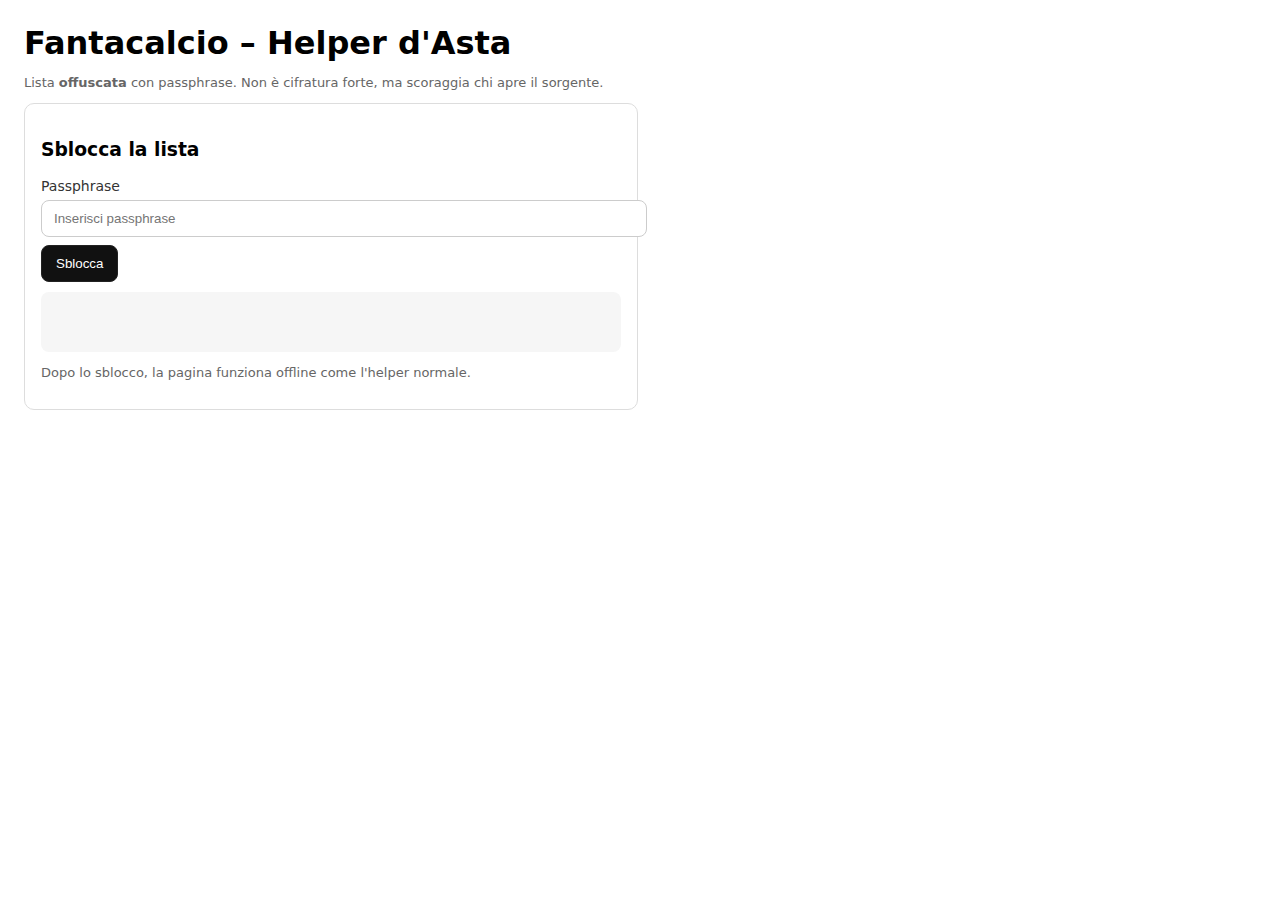
<file: index.html>
<!doctype html>
<html lang="it">

<head>
    <meta charset="utf-8" />
    <title>Fantacalcio – Helper d'Asta (offuscato)</title>
    <meta name="viewport" content="width=device-width, initial-scale=1" />
    <link rel="stylesheet" href="style.css" />
</head>

<body>
    <h1>Fantacalcio – Helper d'Asta</h1>
    <p class="muted">
        Lista <strong>offuscata</strong> con passphrase. Non è cifratura forte, ma scoraggia chi apre il sorgente.
    </p>

    <!-- BLOCCO SBLOCCO -->
    <div id="locked" class="card" style="max-width:580px;">
        <h3>Sblocca la lista</h3>
        <label for="pw">Passphrase</label>
        <input id="pw" type="password" placeholder="Inserisci passphrase" />
        <div class="row">
            <button id="btnUnlock">Sblocca</button>
        </div>
        <div id="outUnlock" class="out"></div>
        <p class="muted">Dopo lo sblocco, la pagina funziona offline come l'helper normale.</p>
    </div>

    <!-- APP -->
    <div id="app" style="display:none;">
        <div class="row">
            <span class="pill" id="countP">P: 0</span>
            <span class="pill" id="countD">D: 0</span>
            <span class="pill" id="countC">C: 0</span>
            <span class="pill" id="countA">A: 0</span>
            <span class="pill" id="sumNow">Somma tetti: 0</span>
            <span class="pill" id="budgetLeft">Crediti residui: 500</span>
        </div>

        <div class="layout" style="margin-top:16px;">
            <!-- SINISTRA: strumenti base -->
            <div>
                <div class="grid">
                    <!-- 1) CERCA -->
                    <section class="card">
                        <h3>1) Fai offerta per un giocatore</h3>

                        <!-- Random player selection -->
                        <div style="margin-bottom:16px;">
                            <p class="muted">Estrai un giocatore a caso dalla tua lista e inizia l'asta con offerta di 1
                                credito:</p>
                            <div class="row">
                                <button id="btnRandom">Estrai e inizia asta</button>
                                <button id="btnShowLeft" class="emergency">⚠️ Mostra lista rimanente</button>
                                <button id="btnReset" class="secondary"
                                    title="Ripristina lista originale">Reset</button>
                            </div>
                            <div id="outRandom" class="out"></div>
                            <details id="leftWrap" style="display:none; margin-top:8px;">
                                <summary>Lista rimanente</summary>
                                <div id="leftList" class="muted"></div>
                            </details>
                        </div>

                        <!-- Separator -->
                        <div style="text-align:center; margin:20px 0; font-size:1.2em; font-weight:bold; color:#666;">
                            Oppure
                        </div>

                        <!-- Manual search -->
                        <div>
                            <label for="q">Nome giocatore</label>
                            <input id="q" type="text" placeholder="es. Lautaro, Dybala, Zaccagni..." />
                            <div class="row">
                                <button id="btnCheck">Cerca nella mia lista</button>
                                <button id="btnClear" class="secondary">Pulisci</button>
                            </div>
                            <div id="outCheck" class="out"></div>
                        </div>

                        <!-- Auction bidding section (hidden initially) -->
                        <div id="auctionSection"
                            style="display:none; margin-top:12px; padding:12px; background:#f0f8ff; border-radius:8px;">
                            <h4 style="margin-top:0;">🏷️ Asta in corso</h4>
                            <div id="playerInfo" style="margin-bottom:8px; font-weight:bold;"></div>
                            <label for="currentOffer">Offerta attuale in asta</label>
                            <input id="currentOffer" type="number" inputmode="numeric" min="1" step="1"
                                placeholder="es. 25" />
                            <div class="row" style="margin-top:8px;">
                                <button id="btnCalculateBid">Calcola mia offerta</button>
                                <button id="btnPlayerWon" class="secondary">Giocatore acquisito</button>
                                <button id="btnPlayerLost" class="secondary">Giocatore andato</button>
                            </div>
                            <div id="outAuction" class="out"></div>
                        </div>

                        <p class="muted">Se il nome è ambiguo oppure parziale, ti suggerisco i match possibili.</p>
                    </section>
                </div>
            </div>

            <!-- DESTRA: sidebar acquisti -->
            <aside class="sidebar">
                <section class="card">
                    <h3>Rosa acquistata</h3>
                    <p class="muted">Giocatori acquisiti tramite asta. Usa la sezione "Cerca giocatore e asta" per
                        aggiungere
                        nuovi acquisti.</p>

                    <ul id="purchasesList" class="list"></ul>

                    <div class="row" style="margin-top:12px;">
                        <span class="pill" id="spentPill">Speso: 0</span>
                        <span class="pill" id="leftPill">Residuo: 500</span>
                    </div>

                    <div class="row" style="margin-top:8px;">
                        <button id="btnUndoBuy" class="secondary">Annulla ultimo</button>
                        <button id="btnExportCSV" class="secondary">Esporta CSV</button>
                    </div>

                    <div id="outBuy" class="out"></div>
                </section>
            </aside>
        </div>

        <details class="card" style="margin-top:16px;">
            <summary>Avanzato: re-offusca con nuova passphrase</summary>
            <p class="muted">
                Dopo lo sblocco, puoi inserire una nuova passphrase e ottenere una stringa offuscata da sostituire nel
                file
                (variabile <code>OBF</code>).
                Questo non salva automaticamente: copia/incolla manualmente.
            </p>
            <label for="newpw">Nuova passphrase</label>
            <input id="newpw" type="password" placeholder="Nuova passphrase" />
            <div class="row">
                <button id="btnReObf">Genera nuova stringa offuscata</button>
            </div>
            <div id="outReObf" class="out"></div>
        </details>
    </div>

    <script src="players.js"></script>
    <script src="script.js"></script>

</body>

</html>
</file>
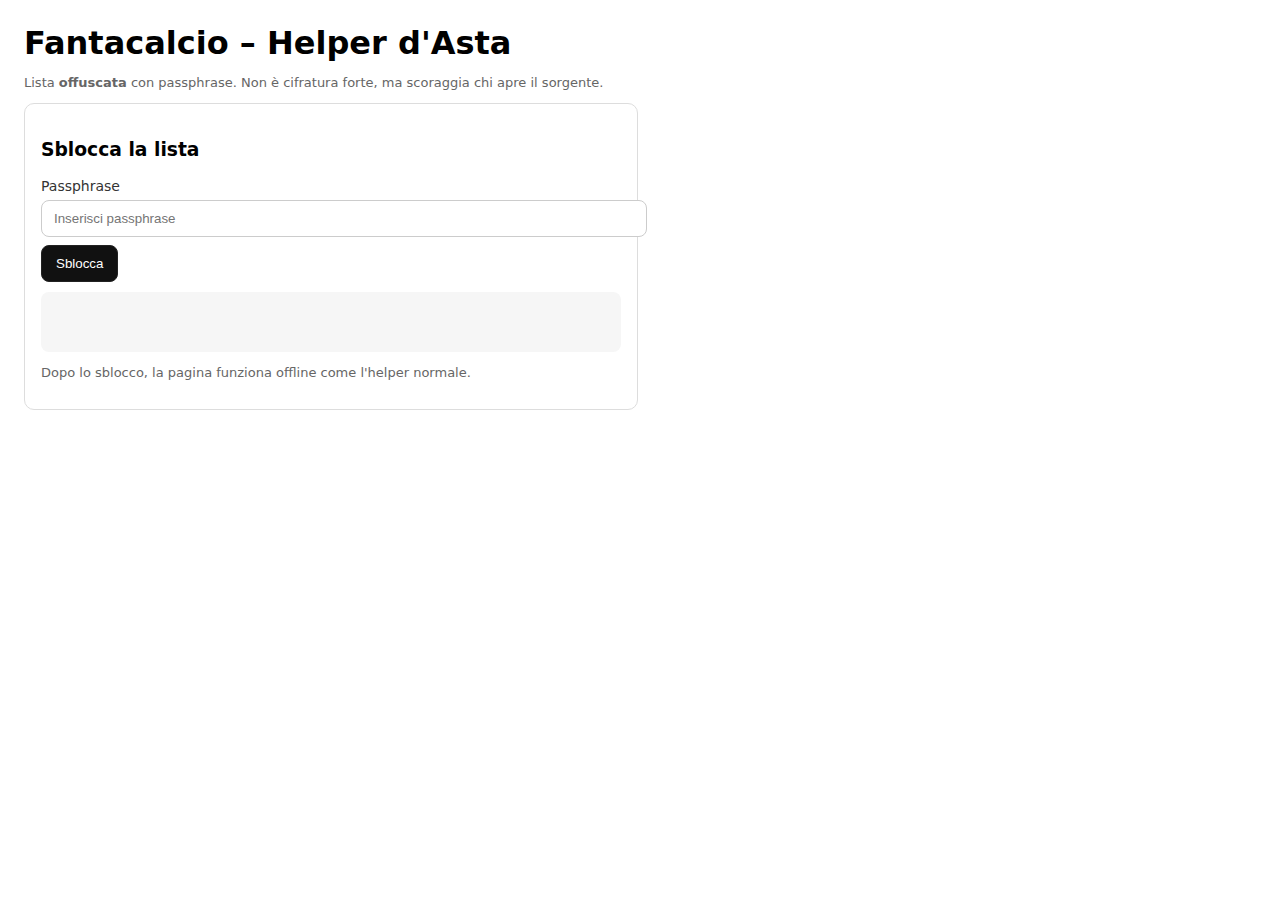
<file: asta-fanta-ext.html>
<!doctype html>
<html lang="it">

<head>
    <meta charset="utf-8" />
    <title>Fantacalcio – Helper d'Asta (offuscato)</title>
    <meta name="viewport" content="width=device-width, initial-scale=1" />
    <!-- Inline CSS (external file unavailable in current single-file workspace). If you later place this into style.css, replace this block with <link rel="stylesheet" href="style.css" /> -->
    <style>
        :root {
            font-family: system-ui, -apple-system, Segoe UI, Roboto, sans-serif;
        }

        body {
            margin: 24px;
        }

        h1 {
            margin-bottom: 8px;
        }

        .muted {
            color: #666;
            font-size: 13px;
        }

        .pill {
            display: inline-block;
            padding: 4px 8px;
            margin: 2px;
            background: #f1f1f1;
            color: #555;
            border-radius: 12px;
            font-size: 12px;
            border: 1px solid #ddd;
        }

        .row {
            display: flex;
            gap: 8px;
            align-items: center;
            margin-top: 8px;
            flex-wrap: wrap;
        }

        .card {
            border: 1px solid #ddd;
            border-radius: 10px;
            padding: 16px;
        }

        .grid {
            display: grid;
            gap: 16px;
            grid-template-columns: repeat(auto-fit, minmax(260px, 1fr));
        }

        .warn {
            color: #9a3412;
        }

        .ok {
            color: #166534;
        }

        .out {
            margin-top: 10px;
            padding: 10px 12px;
            background: #f6f6f6;
            border-radius: 8px;
            min-height: 40px;
            white-space: pre-wrap;
        }

        label {
            font-size: 14px;
            display: block;
            margin-bottom: 6px;
            color: #333;
        }

        input[type=text],
        input[type=password],
        input[type=number] {
            width: 100%;
            padding: 10px 12px;
            border: 1px solid #ccc;
            border-radius: 8px;
        }

        button {
            padding: 10px 14px;
            border: 1px solid #222;
            border-radius: 8px;
            background: #111;
            color: #fff;
            cursor: pointer;
        }

        button.secondary {
            background: #fff;
            color: #111;
        }

        button:disabled {
            opacity: .6;
            cursor: not-allowed;
        }

        .layout {
            display: grid;
            gap: 16px;
            grid-template-columns: 1fr;
        }

        @media (min-width:980px) {
            .layout {
                grid-template-columns: 1fr 340px;
                align-items: start;
            }

            .sidebar {
                position: sticky;
                top: 12px;
            }
        }

        ul.list {
            list-style: none;
            padding-left: 0;
            margin: 8px 0 0;
        }

        ul.list li {
            padding: 6px 8px;
            border-bottom: 1px dashed #ddd;
        }

        .flash-add {
            animation: flashAdd 1.4s ease-out;
        }

        @keyframes flashAdd {
            0% {
                background: #ffeaa7;
            }

            60% {
                background: #fff;
            }

            100% {
                background: transparent;
            }
        }
    </style>
</head>

<body>
    <h1>Fantacalcio – Helper d'Asta</h1>
    <p class="muted">
        Lista <strong>offuscata</strong> con passphrase. Non è cifratura forte, ma scoraggia chi apre il sorgente.
    </p>

    <!-- BLOCCO SBLOCCO -->
    <div id="locked" class="card" style="max-width:580px;">
        <h3>Sblocca la lista</h3>
        <label for="pw">Passphrase</label>
        <input id="pw" type="password" placeholder="Inserisci passphrase" />
        <div class="row">
            <button id="btnUnlock">Sblocca</button>
        </div>
        <div id="outUnlock" class="out"></div>
        <p class="muted">Dopo lo sblocco, la pagina funziona offline come l'helper normale.</p>
    </div>

    <!-- APP -->
    <div id="app" style="display:none;">
        <div class="row">
            <span class="pill" id="countP">P: 0</span>
            <span class="pill" id="countD">D: 0</span>
            <span class="pill" id="countC">C: 0</span>
            <span class="pill" id="countA">A: 0</span>
            <span class="pill" id="sumNow">Somma tetti: 0</span>
            <span class="pill" id="budgetLeft">Crediti residui: 500</span>
        </div>

        <div class="layout" style="margin-top:16px;">
            <!-- SINISTRA: strumenti base -->
            <div>
                <div class="grid">
                    <!-- 1) CERCA -->
                    <section class="card">
                        <h3>1) Fai offerta per un giocatore</h3>

                        <!-- Random player selection -->
                        <div style="margin-bottom:16px;">
                            <p class="muted">Estrai un giocatore a caso dalla tua lista e inizia l'asta con offerta di 1
                                credito:</p>
                            <div class="row">
                                <button id="btnRandom">Estrai e inizia asta</button>
                                <button id="btnShowLeft" class="secondary">Mostra lista rimanente</button>
                                <button id="btnReset" class="secondary"
                                    title="Ripristina lista originale">Reset</button>
                            </div>
                            <div id="outRandom" class="out"></div>
                            <details id="leftWrap" style="display:none; margin-top:8px;">
                                <summary>Lista rimanente</summary>
                                <div id="leftList" class="muted"></div>
                            </details>
                        </div>

                        <!-- Separator -->
                        <div style="text-align:center; margin:20px 0; font-size:1.2em; font-weight:bold; color:#666;">
                            Oppure
                        </div>

                        <!-- Manual search -->
                        <div>
                            <label for="q">Nome giocatore</label>
                            <input id="q" type="text" placeholder="es. Lautaro, Dybala, Zaccagni..." />
                            <div class="row">
                                <button id="btnCheck">Cerca nella mia lista</button>
                                <button id="btnClear" class="secondary">Pulisci</button>
                            </div>
                            <div id="outCheck" class="out"></div>
                        </div>

                        <!-- Auction bidding section (hidden initially) -->
                        <div id="auctionSection"
                            style="display:none; margin-top:12px; padding:12px; background:#f0f8ff; border-radius:8px;">
                            <h4 style="margin-top:0;">🏷️ Asta in corso</h4>
                            <div id="playerInfo" style="margin-bottom:8px; font-weight:bold;"></div>
                            <label for="currentOffer">Offerta attuale in asta</label>
                            <input id="currentOffer" type="number" inputmode="numeric" min="1" step="1"
                                placeholder="es. 25" />
                            <div class="row" style="margin-top:8px;">
                                <button id="btnCalculateBid">Calcola mia offerta</button>
                                <button id="btnPlayerWon" class="secondary">Giocatore acquisito</button>
                                <button id="btnPlayerLost" class="secondary">Giocatore andato</button>
                            </div>
                            <div id="outAuction" class="out"></div>
                        </div>

                        <p class="muted">Se il nome è ambiguo oppure parziale, ti suggerisco i match possibili.</p>
                    </section>
                </div>
            </div>

            <!-- DESTRA: sidebar acquisti -->
            <aside class="sidebar">
                <section class="card">
                    <h3>Rosa acquistata</h3>
                    <p class="muted">Giocatori acquisiti tramite asta. Usa la sezione "Cerca giocatore e asta" per
                        aggiungere
                        nuovi acquisti.</p>

                    <ul id="purchasesList" class="list"></ul>

                    <div class="row" style="margin-top:12px;">
                        <span class="pill" id="spentPill">Speso: 0</span>
                        <span class="pill" id="leftPill">Residuo: 500</span>
                    </div>

                    <div class="row" style="margin-top:8px;">
                        <button id="btnUndoBuy" class="secondary">Annulla ultimo</button>
                        <button id="btnExportCSV" class="secondary">Esporta CSV</button>
                    </div>

                    <div id="outBuy" class="out"></div>
                </section>
            </aside>
        </div>

        <details class="card" style="margin-top:16px;">
            <summary>Avanzato: re-offusca con nuova passphrase</summary>
            <p class="muted">
                Dopo lo sblocco, puoi inserire una nuova passphrase e ottenere una stringa offuscata da sostituire nel
                file
                (variabile <code>OBF</code>).
                Questo non salva automaticamente: copia/incolla manualmente.
            </p>
            <label for="newpw">Nuova passphrase</label>
            <input id="newpw" type="password" placeholder="Nuova passphrase" />
            <div class="row">
                <button id="btnReObf">Genera nuova stringa offuscata</button>
            </div>
            <div id="outReObf" class="out"></div>
        </details>
    </div>

    <!-- Inline JS (external file not created due to workspace constraints). If you add app.js, move this block there and reference with <script src="app.js"></script> -->
    <script>
        // === DATA OBFUSCATA ===
        const OBF = "BueD+8FfsC3ZOorcIq9LSmWQDRmNoq2d16LwFFPBCl8U0IPHmG93hsGGpegbbhb+VONTWI+cY2TX2j0wlrciH/uOja/CW68t2U/BpzFuSj1t0wMxPYampSXNQOZdt1psF9GDx4JCbTfBeq3f2IYRWSzpA2V8oKZa74ooJaEFSWAa39Xugh5tfQ6EqZ3wbiD+LJBDYH9Ve2nn5fo/UwNJahCOm6+wYb5uBzpwnSi7SEEiqAM7PV9jmh7M8P5ixWUpJo7P7s1XbUXBaKXtH79F/iyQU2aHmGNy16zw8FP3UWHNppoKjG1teQCFqZ3wbiBLadUDIz2lsKQaigjmdbcUHw3Vxa+aKsg3Gjqy3COx/hYitUJrj5xjZNfaPTCWtyIf746Nr8Jbry3ZUMGnMW5KPW3TAzE9hqaqI9ExM532CinN3tD5xRSFLeM6cJ0YtUD+OqNeI5ZVr5kizfD+U+tJaRDeyq+MFL16C31mtdiQ/ggi0EpbPW11teHj8DKSAk0f5Y677tBirC3LOrbqIrH+FiKyAyM9laqc16ICQV0QCmsM2cavmhSYbvOHseQkrVX+LJBTZoeYY3LXq/DwU/dRYc2mlsLdHsYtDXmx4NiG/iJyz1VrgKaqWuGKQDOd+go3za+DuYJUtG/BUnW0M3hX/m7PTlw9bWN6FtQyJZ8PUR/[base64]/jqjXiOWVa+ZIs3w/lPbTW8S4dT8zhR3LRGHsODYhv4fIpoDWYSXY3Lq5fo/UwNJahCOm6+sU8B/AIqzmwOtTlDDG09clVVtWifXOilTzwo+zZiD78lWbUXYSMGnMW5KPW3TAzE9d7qaFtQv5l23WmwX0YPHgjNtN8F6rd/YhhEMfZpcGYmUrp3XovAWkghYXg/b0/aCHm19DoSpnfBuHf4skENgf1V7bO3l+j9TA0lqEI6br7pTrm4Af7Lk2Hj+Tm/aRhlVVYJa4YowLZW3IjHh6Y0IgmCseAQ6fp0KrU5BbdcDIz2lsKQaigjmcrcUHw3Vxa+aJIGIy5Nm6Re5Qf46kC1skaiumiSK+uajBFRizaaDzoIebW0IfGa16HxZOQ==";

        // Utils
        async function sha256Bytes(str) { const enc = new TextEncoder().encode(str); const hash = await crypto.subtle.digest("SHA-256", enc); return new Uint8Array(hash); }
        function b64ToBytes(b64) { const bin = atob(b64); const out = new Uint8Array(bin.length); for (let i = 0; i < bin.length; i++)out[i] = bin.charCodeAt(i); return out; }
        function bytesToB64(bytes) { let bin = ""; for (let i = 0; i < bytes.length; i++)bin += String.fromCharCode(bytes[i]); return btoa(bin); }
        function deobfuscate(obf, key) { const out = new Uint8Array(obf.length); for (let i = 0; i < obf.length; i++)out[i] = (obf[i] - key[i % key.length] + 256) % 256; return out; }
        function obfuscate(plain, key) { const out = new Uint8Array(plain.length); for (let i = 0; i < plain.length; i++)out[i] = (plain[i] + key[i % key.length]) % 256; return out; }

        // State
        let ORIGINAL = null, roster = null; const START_BUDGET = 500; let purchases = []; let spent = 0; let currentAuctionPlayer = null; let lastSuggestedBid = null;
        const norm = s => (s || "").normalize("NFD").replace(/\p{Diacritic}/gu, "").toLowerCase().replace(/\s+/g, " ").trim();
        const sumBid = list => list.reduce((a, x) => a + (x.bid || 0), 0);
        const countsByRole = list => list.reduce((m, x) => (m[x.role] = (m[x.role] || 0) + 1, m), { P: 0, D: 0, C: 0, A: 0 });
        function updateCounters() { if (!roster) return; const c = countsByRole(roster); document.getElementById("countP").textContent = `P: ${c.P}`; document.getElementById("countD").textContent = `D: ${c.D}`; document.getElementById("countC").textContent = `C: ${c.C}`; document.getElementById("countA").textContent = `A: ${c.A}`; document.getElementById("sumNow").textContent = `Somma tetti: ${sumBid(roster)}`; document.getElementById("budgetLeft").textContent = `Crediti residui: ${START_BUDGET - spent}`; document.getElementById("spentPill").textContent = `Speso: ${spent}`; document.getElementById("leftPill").textContent = `Residuo: ${START_BUDGET - spent}`; }
        // Variante 'ext': non mostra il tetto massimo/prezzo stimato
        const formatPlayer = p => `${p.name} - ${p.role}`;
        function listRemaining() { const order = { P: 0, D: 1, C: 2, A: 3 }; return [...roster].sort((a, b) => (order[a.role] - order[b.role]) || (b.bid - a.bid) || a.name.localeCompare(b.name)).map(formatPlayer).join("\n"); }
        function findCandidates(q, inList = roster) { const s = norm(q); if (!s) return []; const exact = inList.filter(p => norm(p.name) === s); if (exact.length === 1) return exact; return inList.filter(p => norm(p.name).includes(s)); }

        function addPurchase(name, price) {
            const out = document.getElementById("outBuy");
            if (!name) { out.innerHTML = "❌ Nome mancante."; return false; }
            if (!Number.isFinite(price) || price < 0) { out.innerHTML = "❌ Prezzo non valido."; return false; }
            const priceInt = Math.round(price);
            const playerInList = ORIGINAL ? ORIGINAL.find(p => norm(p.name) === norm(name)) : null;
            if (!playerInList) { out.innerHTML = `❌ <span class="warn">"${name}" non è nella tua lista originale di giocatori.</span>`; return false; }
            const already = purchases.find(p => norm(p.name) === norm(name));
            if (already) { out.innerHTML = `❌ <span class="warn">"${name}" già acquistato (${already.price} crediti).`; return false; }
            if (spent + priceInt > START_BUDGET) { out.innerHTML = `❌ <span class="warn">Budget insufficiente. Residuo ${START_BUDGET - spent}, prezzo ${priceInt}.`; return false; }
            const over = playerInList.bid && priceInt > playerInList.bid;
            purchases.push({ name, price: priceInt });
            spent += priceInt;
            const li = document.createElement("li");
            li.textContent = `${name} - ${priceInt}` + (over ? ` (>${playerInList.bid})` : "");
            li.classList.add("flash-add");
            document.getElementById("purchasesList").appendChild(li);
            out.innerHTML = over ? `⚠️ Aggiunto "${name}" per ${priceInt}` : `✅ Aggiunto "${name}" per ${priceInt}`;
            updateCounters();
            return li;
        }
        function undoPurchase() { const out = document.getElementById("outBuy"); if (purchases.length === 0) { out.innerHTML = "⚠️ Nessun acquisto da annullare."; return; } const last = purchases.pop(); spent -= last.price; const list = document.getElementById("purchasesList"); if (list.lastChild) list.removeChild(list.lastChild); out.innerHTML = `↩️ Annullato "${last.name}" per ${last.price}`; updateCounters(); }
        function exportCSV() { const out = document.getElementById("outBuy"); if (purchases.length === 0) { out.innerHTML = "⚠️ Nessun acquisto da esportare."; return; } const rows = [["Nome", "Prezzo"], ...purchases.map(p => [p.name, String(p.price)])]; rows.push(["Totale speso", String(spent)]); rows.push(["Residuo", String(START_BUDGET - spent)]); const csv = rows.map(r => r.map(x => `"${String(x).replace(/"/g, '""')}"`).join(",")).join("\n"); const blob = new Blob([csv], { type: "text/csv;charset=utf-8;" }); const url = URL.createObjectURL(blob); const a = document.createElement("a"); a.href = url; a.download = `acquisti_fantacalcio_${new Date().toISOString().slice(0, 10)}.csv`; document.body.appendChild(a); a.click(); document.body.removeChild(a); URL.revokeObjectURL(url); out.innerHTML = "📦 CSV esportato."; }
        const $ = sel => document.querySelector(sel);

        // Unlock
        $("#btnUnlock").addEventListener("click", async () => { const pw = $("#pw").value || ""; const out = $("#outUnlock"); try { const key = await sha256Bytes(pw); const obf = b64ToBytes(OBF); const plain = deobfuscate(obf, key); const text = new TextDecoder().decode(plain); const parsed = JSON.parse(text); if (!Array.isArray(parsed) || parsed.length === 0) throw new Error("Formato elenco non valido."); ORIGINAL = parsed; roster = JSON.parse(JSON.stringify(ORIGINAL)); $("#locked").style.display = "none"; $("#app").style.display = ""; updateCounters(); document.getElementById("leftList").textContent = listRemaining(); } catch (e) { console.error(e); out.innerHTML = "❌ <span class='warn'>Passphrase errata o dati corrotti.</span>"; } });

        // Click delegation
        document.addEventListener("click", ev => {
            const id = ev.target && ev.target.id; if (!id) return;
            if (id === "btnCheck") { const q = $("#q").value; const out = $("#outCheck"); const auctionSection = document.getElementById("auctionSection"); const matches = findCandidates(q); if (matches.length === 0) { out.innerHTML = `❌ <span class="warn">"${q}" non è nella tua lista attuale.</span>`; auctionSection.style.display = "none"; currentAuctionPlayer = null; lastSuggestedBid = null; } else if (matches.length > 1) { out.textContent = `⚠️ Trovati più match:\n- ${matches.map(m => m.name).join("\n- ")}`; auctionSection.style.display = "none"; currentAuctionPlayer = null; lastSuggestedBid = null; } else { const player = matches[0]; currentAuctionPlayer = player; lastSuggestedBid = null; out.innerHTML = `✅ <span class="ok">${formatPlayer(player)}</span>`; document.getElementById("playerInfo").innerHTML = `<strong>${player.name}</strong> (${player.role})`; document.getElementById("currentOffer").value = ""; document.getElementById("outAuction").innerHTML = ""; auctionSection.style.display = "block"; } }
            if (id === "btnClear") { $("#q").value = ""; $("#outCheck").textContent = ""; document.getElementById("auctionSection").style.display = "none"; currentAuctionPlayer = null; lastSuggestedBid = null; $("#q").focus(); }
            if (id === "btnRandom") { const out = $("#outRandom"); if (!roster || roster.length === 0) { out.innerHTML = "❌ Lista vuota: nessun giocatore rimanente."; return; } const i = Math.floor(Math.random() * roster.length); const p = roster[i]; out.innerHTML = `🎯 <strong>${p.name}</strong> - ruolo ${p.role}`; currentAuctionPlayer = p; lastSuggestedBid = null; const auctionSection = document.getElementById("auctionSection"); document.getElementById("playerInfo").innerHTML = `<strong>${p.name}</strong> (${p.role})`; document.getElementById("currentOffer").value = "1"; document.getElementById("outAuction").innerHTML = ""; auctionSection.style.display = "block"; auctionSection.scrollIntoView({ behavior: "smooth" }); }
            if (id === "btnShowLeft") { const wrap = document.getElementById("leftWrap"); const list = document.getElementById("leftList"); if (wrap.style.display === "none") { list.textContent = listRemaining(); wrap.style.display = ""; } else wrap.style.display = "none"; }
            if (id === "btnReset") { if (!confirm("Ripristinare la lista originale (500 totali)?")) return; roster = JSON.parse(JSON.stringify(ORIGINAL)); updateCounters(); document.getElementById("leftList").textContent = listRemaining(); document.getElementById("outRandom").textContent = ""; document.getElementById("outCheck").textContent = ""; }
            if (id === "btnReObf") { const newpw = $("#newpw").value || ""; const out = $("#outReObf"); if (!newpw) { out.innerHTML = "❌ Inserisci una nuova passphrase."; return; } (async () => { try { const key = await sha256Bytes(newpw); const text = JSON.stringify(ORIGINAL); const plain = new TextEncoder().encode(text); const obf = obfuscate(plain, key); const b64 = bytesToB64(obf); out.innerHTML = "✅ Nuova stringa OBF (copiala nel file sulla variabile <code>OBF</code>):\n\n" + b64; } catch (e) { console.error(e); out.innerHTML = "❌ Errore nella generazione."; } })(); }
            if (id === "btnUndoBuy") undoPurchase();
            if (id === "btnExportCSV") exportCSV();
            if (id === "btnCalculateBid") {
                if (!currentAuctionPlayer) return; const outAuction = document.getElementById("outAuction"); const val = document.getElementById("currentOffer").value || ""; if (!val) { outAuction.innerHTML = "❌ Inserisci l'offerta attuale."; return; } const currentOffer = Number(val); if (!Number.isFinite(currentOffer) || currentOffer < 1) { outAuction.innerHTML = "❌ Offerta non valida."; return; } const currentOfferInt = Math.round(currentOffer); const maxBid = currentAuctionPlayer.bid; if (currentOfferInt >= maxBid) { // lost
                    // remove from roster
                    const before = roster.length; roster = roster.filter(p => p.name !== currentAuctionPlayer.name); if (roster.length !== before) { updateCounters(); if (document.getElementById("leftWrap").style.display !== "none") document.getElementById("leftList").textContent = listRemaining(); }
                    outAuction.innerHTML = `😞 <strong>${currentAuctionPlayer.name}</strong> andato ad altri (raggiunto limite interno).`; lastSuggestedBid = null; setTimeout(() => { document.getElementById("auctionSection").style.display = "none"; currentAuctionPlayer = null; }, 2500);
                } else { const ourBid = currentOfferInt + 1; lastSuggestedBid = { player: currentAuctionPlayer.name, value: ourBid }; outAuction.innerHTML = `💰 <span class="ok">Offriamo: <strong>${ourBid}</strong> crediti</span>`; }
            }
            if (id === "btnPlayerWon") {
                if (!currentAuctionPlayer) return;
                const val = document.getElementById("currentOffer").value || "";
                const outAuction = document.getElementById("outAuction");
                if (!val) { outAuction.innerHTML = "❌ Inserisci il prezzo finale di acquisto."; return; }
                const base = Math.round(Number(val));
                if (!Number.isFinite(base) || base < 0) { outAuction.innerHTML = "❌ Prezzo non valido."; return; }
                // Usa il suggerimento calcolato (ourBid) se ancora valido, altrimenti assume base+1
                let finalPrice = base + 1;
                if (lastSuggestedBid && lastSuggestedBid.player === currentAuctionPlayer.name) finalPrice = lastSuggestedBid.value;
                const li = addPurchase(currentAuctionPlayer.name, finalPrice);
                if (li) {
                    const before = roster.length;
                    roster = roster.filter(p => norm(p.name) !== norm(currentAuctionPlayer.name));
                    if (roster.length !== before) {
                        updateCounters();
                        if (document.getElementById("leftWrap").style.display !== "none") document.getElementById("leftList").textContent = listRemaining();
                    }
                    outAuction.innerHTML = `🎉 <strong>${currentAuctionPlayer.name}</strong> acquisito, budget aggiornato e rimosso dalla lista rimanente.`;
                    li.scrollIntoView({ behavior: 'smooth', block: 'center' });
                    setTimeout(() => li.classList.remove('flash-add'), 1600);
                    document.getElementById("auctionSection").style.display = "none";
                    currentAuctionPlayer = null;
                    lastSuggestedBid = null;
                } else {
                    outAuction.innerHTML = `⚠️ Verifica messaggi sotto la sezione acquisti: impossibile aggiungere <strong>${currentAuctionPlayer.name}</strong>.`;
                }
            }
            if (id === "btnPlayerLost") { if (!currentAuctionPlayer) return; const outAuction = document.getElementById("outAuction"); const before = roster.length; roster = roster.filter(p => p.name !== currentAuctionPlayer.name); if (roster.length !== before) { updateCounters(); if (document.getElementById("leftWrap").style.display !== "none") document.getElementById("leftList").textContent = listRemaining(); outAuction.innerHTML = `😞 <strong>${currentAuctionPlayer.name}</strong> andato ad altri e rimosso.`; } else { outAuction.innerHTML = `😞 <strong>${currentAuctionPlayer.name}</strong> andato ad altri.`; } setTimeout(() => { document.getElementById("auctionSection").style.display = "none"; currentAuctionPlayer = null; }, 1800); }
        });
    </script>

</body>

</html>
</file>
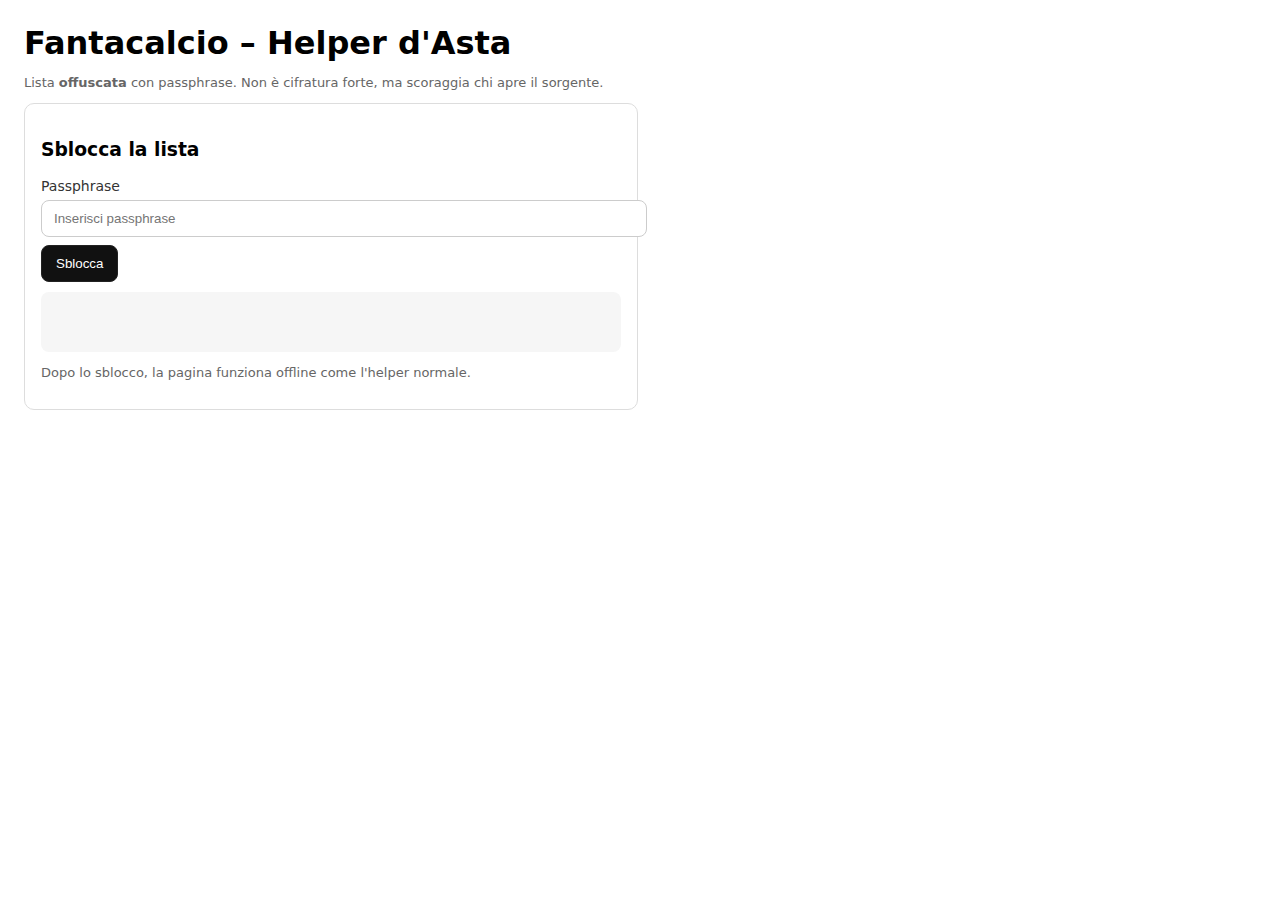
<file: asta-fanta.html>
<!doctype html>
<html lang="it">

<head>
  <meta charset="utf-8" />
  <title>Fantacalcio – Helper d'Asta (offuscato)</title>
  <meta name="viewport" content="width=device-width, initial-scale=1" />
  <!-- Inline CSS (external file unavailable in current single-file workspace). If you later place this into style.css, replace this block with <link rel="stylesheet" href="style.css" /> -->
  <style>
    :root {
      font-family: system-ui, -apple-system, Segoe UI, Roboto, sans-serif;
    }

    body {
      margin: 24px;
    }

    h1 {
      margin-bottom: 8px;
    }

    .muted {
      color: #666;
      font-size: 13px;
    }

    .pill {
      display: inline-block;
      padding: 4px 8px;
      margin: 2px;
      background: #f1f1f1;
      color: #555;
      border-radius: 12px;
      font-size: 12px;
      border: 1px solid #ddd;
    }

    .row {
      display: flex;
      gap: 8px;
      align-items: center;
      margin-top: 8px;
      flex-wrap: wrap;
    }

    .card {
      border: 1px solid #ddd;
      border-radius: 10px;
      padding: 16px;
    }

    .grid {
      display: grid;
      gap: 16px;
      grid-template-columns: repeat(auto-fit, minmax(260px, 1fr));
    }

    .warn {
      color: #9a3412;
    }

    .ok {
      color: #166534;
    }

    .out {
      margin-top: 10px;
      padding: 10px 12px;
      background: #f6f6f6;
      border-radius: 8px;
      min-height: 40px;
      white-space: pre-wrap;
    }

    label {
      font-size: 14px;
      display: block;
      margin-bottom: 6px;
      color: #333;
    }

    input[type=text],
    input[type=password],
    input[type=number] {
      width: 100%;
      padding: 10px 12px;
      border: 1px solid #ccc;
      border-radius: 8px;
    }

    button {
      padding: 10px 14px;
      border: 1px solid #222;
      border-radius: 8px;
      background: #111;
      color: #fff;
      cursor: pointer;
    }

    button.secondary {
      background: #fff;
      color: #111;
    }

    button:disabled {
      opacity: .6;
      cursor: not-allowed;
    }

    .layout {
      display: grid;
      gap: 16px;
      grid-template-columns: 1fr;
    }

    @media (min-width:980px) {
      .layout {
        grid-template-columns: 1fr 340px;
        align-items: start;
      }

      .sidebar {
        position: sticky;
        top: 12px;
      }
    }

    ul.list {
      list-style: none;
      padding-left: 0;
      margin: 8px 0 0;
    }

    ul.list li {
      padding: 6px 8px;
      border-bottom: 1px dashed #ddd;
    }

    .flash-add {
      animation: flashAdd 1.4s ease-out;
    }

    @keyframes flashAdd {
      0% {
        background: #ffeaa7;
      }

      60% {
        background: #fff;
      }

      100% {
        background: transparent;
      }
    }
  </style>
</head>

<body>
  <h1>Fantacalcio – Helper d'Asta</h1>
  <p class="muted">
    Lista <strong>offuscata</strong> con passphrase. Non è cifratura forte, ma scoraggia chi apre il sorgente.
  </p>

  <!-- BLOCCO SBLOCCO -->
  <div id="locked" class="card" style="max-width:580px;">
    <h3>Sblocca la lista</h3>
    <label for="pw">Passphrase</label>
    <input id="pw" type="password" placeholder="Inserisci passphrase" />
    <div class="row">
      <button id="btnUnlock">Sblocca</button>
    </div>
    <div id="outUnlock" class="out"></div>
    <p class="muted">Dopo lo sblocco, la pagina funziona offline come l'helper normale.</p>
  </div>

  <!-- APP -->
  <div id="app" style="display:none;">
    <div class="row">
      <span class="pill" id="countP">P: 0</span>
      <span class="pill" id="countD">D: 0</span>
      <span class="pill" id="countC">C: 0</span>
      <span class="pill" id="countA">A: 0</span>
      <span class="pill" id="sumNow">Somma tetti: 0</span>
      <span class="pill" id="budgetLeft">Crediti residui: 500</span>
    </div>

    <div class="layout" style="margin-top:16px;">
      <!-- SINISTRA: strumenti base -->
      <div>
        <div class="grid">
          <!-- 1) CERCA -->
          <section class="card">
            <h3>1) Fai offerta per un giocatore</h3>

            <!-- Random player selection -->
            <div style="margin-bottom:16px;">
              <p class="muted">Estrai un giocatore a caso dalla tua lista e inizia l'asta con offerta di 1 credito:</p>
              <div class="row">
                <button id="btnRandom">Estrai e inizia asta</button>
                <button id="btnShowLeft" class="secondary">Mostra lista rimanente</button>
                <button id="btnReset" class="secondary" title="Ripristina lista originale">Reset</button>
              </div>
              <div id="outRandom" class="out"></div>
              <details id="leftWrap" style="display:none; margin-top:8px;">
                <summary>Lista rimanente</summary>
                <div id="leftList" class="muted"></div>
              </details>
            </div>

            <!-- Separator -->
            <div style="text-align:center; margin:20px 0; font-size:1.2em; font-weight:bold; color:#666;">
              Oppure
            </div>

            <!-- Manual search -->
            <div>
              <label for="q">Nome giocatore</label>
              <input id="q" type="text" placeholder="es. Lautaro, Dybala, Zaccagni..." />
              <div class="row">
                <button id="btnCheck">Cerca nella mia lista</button>
                <button id="btnClear" class="secondary">Pulisci</button>
              </div>
              <div id="outCheck" class="out"></div>
            </div>

            <!-- Auction bidding section (hidden initially) -->
            <div id="auctionSection"
              style="display:none; margin-top:12px; padding:12px; background:#f0f8ff; border-radius:8px;">
              <h4 style="margin-top:0;">🏷️ Asta in corso</h4>
              <div id="playerInfo" style="margin-bottom:8px; font-weight:bold;"></div>
              <label for="currentOffer">Offerta attuale in asta</label>
              <input id="currentOffer" type="number" inputmode="numeric" min="1" step="1" placeholder="es. 25" />
              <div class="row" style="margin-top:8px;">
                <button id="btnCalculateBid">Calcola mia offerta</button>
                <button id="btnPlayerWon" class="secondary">Giocatore acquisito</button>
                <button id="btnPlayerLost" class="secondary">Giocatore andato</button>
              </div>
              <div id="outAuction" class="out"></div>
            </div>

            <p class="muted">Se il nome è ambiguo oppure parziale, ti suggerisco i match possibili.</p>
          </section>
        </div>
      </div>

      <!-- DESTRA: sidebar acquisti -->
      <aside class="sidebar">
        <section class="card">
          <h3>Rosa acquistata</h3>
          <p class="muted">Giocatori acquisiti tramite asta. Usa la sezione "Cerca giocatore e asta" per aggiungere
            nuovi acquisti.</p>

          <ul id="purchasesList" class="list"></ul>

          <div class="row" style="margin-top:12px;">
            <span class="pill" id="spentPill">Speso: 0</span>
            <span class="pill" id="leftPill">Residuo: 500</span>
          </div>

          <div class="row" style="margin-top:8px;">
            <button id="btnUndoBuy" class="secondary">Annulla ultimo</button>
            <button id="btnExportCSV" class="secondary">Esporta CSV</button>
          </div>

          <div id="outBuy" class="out"></div>
        </section>
      </aside>
    </div>

    <details class="card" style="margin-top:16px;">
      <summary>Avanzato: re-offusca con nuova passphrase</summary>
      <p class="muted">
        Dopo lo sblocco, puoi inserire una nuova passphrase e ottenere una stringa offuscata da sostituire nel file
        (variabile <code>OBF</code>).
        Questo non salva automaticamente: copia/incolla manualmente.
      </p>
      <label for="newpw">Nuova passphrase</label>
      <input id="newpw" type="password" placeholder="Nuova passphrase" />
      <div class="row">
        <button id="btnReObf">Genera nuova stringa offuscata</button>
      </div>
      <div id="outReObf" class="out"></div>
    </details>
  </div>

  <!-- Inline JS (external file not created due to workspace constraints). If you add app.js, move this block there and reference with <script src="app.js"></script> -->
  <script>
    // === DATA OBFUSCATA ===
    const OBF = "BueD+8FfsC3ZOorcIq9LSmWQDRmNoq2d16LwFFPBCl8U0IPHmG93hsGGpegbbhb+VONTWI+cY2TX2j0wlrciH/uOja/CW68t2U/BpzFuSj1t0wMxPYampSXNQOZdt1psF9GDx4JCbTfBeq3f2IYRWSzpA2V8oKZa74ooJaEFSWAa39Xugh5tfQ6EqZ3wbiD+LJBDYH9Ve2nn5fo/UwNJahCOm6+wYb5uBzpwnSi7SEEiqAM7PV9jmh7M8P5ixWUpJo7P7s1XbUXBaKXtH79F/iyQU2aHmGNy16zw8FP3UWHNppoKjG1teQCFqZ3wbiBLadUDIz2lsKQaigjmdbcUHw3Vxa+aKsg3Gjqy3COx/hYitUJrj5xjZNfaPTCWtyIf746Nr8Jbry3ZUMGnMW5KPW3TAzE9hqaqI9ExM532CinN3tD5xRSFLeM6cJ0YtUD+OqNeI5ZVr5kizfD+U+tJaRDeyq+MFL16C31mtdiQ/ggi0EpbPW11teHj8DKSAk0f5Y677tBirC3LOrbqIrH+FiKyAyM9laqc16ICQV0QCmsM2cavmhSYbvOHseQkrVX+LJBTZoeYY3LXq/DwU/dRYc2mlsLdHsYtDXmx4NiG/iJyz1VrgKaqWuGKQDOd+go3za+DuYJUtG/BUnW0M3hX/m7PTlw9bWN6FtQyJZ8PUR/[base64]/jqjXiOWVa+ZIs3w/lPbTW8S4dT8zhR3LRGHsODYhv4fIpoDWYSXY3Lq5fo/UwNJahCOm6+sU8B/AIqzmwOtTlDDG09clVVtWifXOilTzwo+zZiD78lWbUXYSMGnMW5KPW3TAzE9d7qaFtQv5l23WmwX0YPHgjNtN8F6rd/YhhEMfZpcGYmUrp3XovAWkghYXg/b0/aCHm19DoSpnfBuHf4skENgf1V7bO3l+j9TA0lqEI6br7pTrm4Af7Lk2Hj+Tm/aRhlVVYJa4YowLZW3IjHh6Y0IgmCseAQ6fp0KrU5BbdcDIz2lsKQaigjmcrcUHw3Vxa+aJIGIy5Nm6Re5Qf46kC1skaiumiSK+uajBFRizaaDzoIebW0IfGa16HxZOQ==";

    // Utils
    async function sha256Bytes(str) { const enc = new TextEncoder().encode(str); const hash = await crypto.subtle.digest("SHA-256", enc); return new Uint8Array(hash); }
    function b64ToBytes(b64) { const bin = atob(b64); const out = new Uint8Array(bin.length); for (let i = 0; i < bin.length; i++)out[i] = bin.charCodeAt(i); return out; }
    function bytesToB64(bytes) { let bin = ""; for (let i = 0; i < bytes.length; i++)bin += String.fromCharCode(bytes[i]); return btoa(bin); }
    function deobfuscate(obf, key) { const out = new Uint8Array(obf.length); for (let i = 0; i < obf.length; i++)out[i] = (obf[i] - key[i % key.length] + 256) % 256; return out; }
    function obfuscate(plain, key) { const out = new Uint8Array(plain.length); for (let i = 0; i < plain.length; i++)out[i] = (plain[i] + key[i % key.length]) % 256; return out; }

    // State
    let ORIGINAL = null, roster = null; const START_BUDGET = 500; let purchases = []; let spent = 0; let currentAuctionPlayer = null; let lastSuggestedBid = null;
    const norm = s => (s || "").normalize("NFD").replace(/\p{Diacritic}/gu, "").toLowerCase().replace(/\s+/g, " ").trim();
    const sumBid = list => list.reduce((a, x) => a + (x.bid || 0), 0);
    const countsByRole = list => list.reduce((m, x) => (m[x.role] = (m[x.role] || 0) + 1, m), { P: 0, D: 0, C: 0, A: 0 });
    function updateCounters() { if (!roster) return; const c = countsByRole(roster); document.getElementById("countP").textContent = `P: ${c.P}`; document.getElementById("countD").textContent = `D: ${c.D}`; document.getElementById("countC").textContent = `C: ${c.C}`; document.getElementById("countA").textContent = `A: ${c.A}`; document.getElementById("sumNow").textContent = `Somma tetti: ${sumBid(roster)}`; document.getElementById("budgetLeft").textContent = `Crediti residui: ${START_BUDGET - spent}`; document.getElementById("spentPill").textContent = `Speso: ${spent}`; document.getElementById("leftPill").textContent = `Residuo: ${START_BUDGET - spent}`; }
    const formatPlayer = p => `${p.name} - ${p.role} - tetto offerta: ${p.bid}`;
    function listRemaining() { const order = { P: 0, D: 1, C: 2, A: 3 }; return [...roster].sort((a, b) => (order[a.role] - order[b.role]) || (b.bid - a.bid) || a.name.localeCompare(b.name)).map(formatPlayer).join("\n"); }
    function findCandidates(q, inList = roster) { const s = norm(q); if (!s) return []; const exact = inList.filter(p => norm(p.name) === s); if (exact.length === 1) return exact; return inList.filter(p => norm(p.name).includes(s)); }

    function addPurchase(name, price) {
      const out = document.getElementById("outBuy");
      if (!name) { out.innerHTML = "❌ Nome mancante."; return false; }
      if (!Number.isFinite(price) || price < 0) { out.innerHTML = "❌ Prezzo non valido."; return false; }
      const priceInt = Math.round(price);
      const playerInList = ORIGINAL ? ORIGINAL.find(p => norm(p.name) === norm(name)) : null;
      if (!playerInList) { out.innerHTML = `❌ <span class="warn">"${name}" non è nella tua lista originale di giocatori.</span>`; return false; }
      const already = purchases.find(p => norm(p.name) === norm(name));
      if (already) { out.innerHTML = `❌ <span class="warn">"${name}" già acquistato (${already.price} crediti).`; return false; }
      if (spent + priceInt > START_BUDGET) { out.innerHTML = `❌ <span class="warn">Budget insufficiente. Residuo ${START_BUDGET - spent}, prezzo ${priceInt}.`; return false; }
      const over = playerInList.bid && priceInt > playerInList.bid;
      purchases.push({ name, price: priceInt });
      spent += priceInt;
      const li = document.createElement("li");
      li.textContent = `${name} - ${priceInt}` + (over ? ` (>${playerInList.bid})` : "");
      li.classList.add("flash-add");
      document.getElementById("purchasesList").appendChild(li);
      out.innerHTML = over ? `⚠️ Aggiunto "${name}" per ${priceInt} (tetto ${playerInList.bid})` : `✅ Aggiunto "${name}" per ${priceInt}`;
      updateCounters();
      return li;
    }
    function undoPurchase() { const out = document.getElementById("outBuy"); if (purchases.length === 0) { out.innerHTML = "⚠️ Nessun acquisto da annullare."; return; } const last = purchases.pop(); spent -= last.price; const list = document.getElementById("purchasesList"); if (list.lastChild) list.removeChild(list.lastChild); out.innerHTML = `↩️ Annullato "${last.name}" per ${last.price}`; updateCounters(); }
    function exportCSV() { const out = document.getElementById("outBuy"); if (purchases.length === 0) { out.innerHTML = "⚠️ Nessun acquisto da esportare."; return; } const rows = [["Nome", "Prezzo"], ...purchases.map(p => [p.name, String(p.price)])]; rows.push(["Totale speso", String(spent)]); rows.push(["Residuo", String(START_BUDGET - spent)]); const csv = rows.map(r => r.map(x => `"${String(x).replace(/"/g, '""')}"`).join(",")).join("\n"); const blob = new Blob([csv], { type: "text/csv;charset=utf-8;" }); const url = URL.createObjectURL(blob); const a = document.createElement("a"); a.href = url; a.download = `acquisti_fantacalcio_${new Date().toISOString().slice(0, 10)}.csv`; document.body.appendChild(a); a.click(); document.body.removeChild(a); URL.revokeObjectURL(url); out.innerHTML = "📦 CSV esportato."; }
    const $ = sel => document.querySelector(sel);

    // Unlock
    $("#btnUnlock").addEventListener("click", async () => { const pw = $("#pw").value || ""; const out = $("#outUnlock"); try { const key = await sha256Bytes(pw); const obf = b64ToBytes(OBF); const plain = deobfuscate(obf, key); const text = new TextDecoder().decode(plain); const parsed = JSON.parse(text); if (!Array.isArray(parsed) || parsed.length === 0) throw new Error("Formato elenco non valido."); ORIGINAL = parsed; roster = JSON.parse(JSON.stringify(ORIGINAL)); $("#locked").style.display = "none"; $("#app").style.display = ""; updateCounters(); document.getElementById("leftList").textContent = listRemaining(); } catch (e) { console.error(e); out.innerHTML = "❌ <span class='warn'>Passphrase errata o dati corrotti.</span>"; } });

    // Click delegation
    document.addEventListener("click", ev => {
      const id = ev.target && ev.target.id; if (!id) return;
      if (id === "btnCheck") { const q = $("#q").value; const out = $("#outCheck"); const auctionSection = document.getElementById("auctionSection"); const matches = findCandidates(q); if (matches.length === 0) { out.innerHTML = `❌ <span class="warn">"${q}" non è nella tua lista attuale.</span>`; auctionSection.style.display = "none"; currentAuctionPlayer = null; lastSuggestedBid = null; } else if (matches.length > 1) { out.textContent = `⚠️ Trovati più match:\n- ${matches.map(m => m.name).join("\n- ")}`; auctionSection.style.display = "none"; currentAuctionPlayer = null; lastSuggestedBid = null; } else { const player = matches[0]; currentAuctionPlayer = player; lastSuggestedBid = null; out.innerHTML = `✅ <span class="ok">${formatPlayer(player)}</span>`; document.getElementById("playerInfo").innerHTML = `<strong>${player.name}</strong> (${player.role}) - Tetto massimo: <strong>${player.bid}</strong> crediti`; document.getElementById("currentOffer").value = ""; document.getElementById("outAuction").innerHTML = ""; auctionSection.style.display = "block"; } }
      if (id === "btnClear") { $("#q").value = ""; $("#outCheck").textContent = ""; document.getElementById("auctionSection").style.display = "none"; currentAuctionPlayer = null; lastSuggestedBid = null; $("#q").focus(); }
      if (id === "btnRandom") { const out = $("#outRandom"); if (!roster || roster.length === 0) { out.innerHTML = "❌ Lista vuota: nessun giocatore rimanente."; return; } const i = Math.floor(Math.random() * roster.length); const p = roster[i]; out.innerHTML = `🎯 <strong>${p.name}</strong> - ruolo ${p.role} - tetto ${p.bid}`; currentAuctionPlayer = p; lastSuggestedBid = null; const auctionSection = document.getElementById("auctionSection"); document.getElementById("playerInfo").innerHTML = `<strong>${p.name}</strong> (${p.role}) - Tetto massimo: <strong>${p.bid}</strong> crediti`; document.getElementById("currentOffer").value = "1"; document.getElementById("outAuction").innerHTML = ""; auctionSection.style.display = "block"; auctionSection.scrollIntoView({ behavior: "smooth" }); }
      if (id === "btnShowLeft") { const wrap = document.getElementById("leftWrap"); const list = document.getElementById("leftList"); if (wrap.style.display === "none") { list.textContent = listRemaining(); wrap.style.display = ""; } else wrap.style.display = "none"; }
      if (id === "btnReset") { if (!confirm("Ripristinare la lista originale (500 totali)?")) return; roster = JSON.parse(JSON.stringify(ORIGINAL)); updateCounters(); document.getElementById("leftList").textContent = listRemaining(); document.getElementById("outRandom").textContent = ""; document.getElementById("outCheck").textContent = ""; }
      if (id === "btnReObf") { const newpw = $("#newpw").value || ""; const out = $("#outReObf"); if (!newpw) { out.innerHTML = "❌ Inserisci una nuova passphrase."; return; } (async () => { try { const key = await sha256Bytes(newpw); const text = JSON.stringify(ORIGINAL); const plain = new TextEncoder().encode(text); const obf = obfuscate(plain, key); const b64 = bytesToB64(obf); out.innerHTML = "✅ Nuova stringa OBF (copiala nel file sulla variabile <code>OBF</code>):\n\n" + b64; } catch (e) { console.error(e); out.innerHTML = "❌ Errore nella generazione."; } })(); }
      if (id === "btnUndoBuy") undoPurchase();
      if (id === "btnExportCSV") exportCSV();
      if (id === "btnCalculateBid") {
        if (!currentAuctionPlayer) return; const outAuction = document.getElementById("outAuction"); const val = document.getElementById("currentOffer").value || ""; if (!val) { outAuction.innerHTML = "❌ Inserisci l'offerta attuale."; return; } const currentOffer = Number(val); if (!Number.isFinite(currentOffer) || currentOffer < 1) { outAuction.innerHTML = "❌ Offerta non valida."; return; } const currentOfferInt = Math.round(currentOffer); const maxBid = currentAuctionPlayer.bid; if (currentOfferInt >= maxBid) { // lost
          // remove from roster
          const before = roster.length; roster = roster.filter(p => p.name !== currentAuctionPlayer.name); if (roster.length !== before) { updateCounters(); if (document.getElementById("leftWrap").style.display !== "none") document.getElementById("leftList").textContent = listRemaining(); }
          outAuction.innerHTML = `😞 <strong>${currentAuctionPlayer.name}</strong> andato ad altri. Offerta (${currentOfferInt}) ≥ tetto (${maxBid}).`; lastSuggestedBid = null; setTimeout(() => { document.getElementById("auctionSection").style.display = "none"; currentAuctionPlayer = null; }, 2500);
        } else { const ourBid = currentOfferInt + 1; lastSuggestedBid = { player: currentAuctionPlayer.name, value: ourBid }; outAuction.innerHTML = `💰 <span class="ok">Offriamo: <strong>${ourBid}</strong> crediti</span>`; }
      }
      if (id === "btnPlayerWon") {
        if (!currentAuctionPlayer) return;
        const val = document.getElementById("currentOffer").value || "";
        const outAuction = document.getElementById("outAuction");
        if (!val) { outAuction.innerHTML = "❌ Inserisci il prezzo finale di acquisto."; return; }
        const base = Math.round(Number(val));
        if (!Number.isFinite(base) || base < 0) { outAuction.innerHTML = "❌ Prezzo non valido."; return; }
        // Usa il suggerimento calcolato (ourBid) se ancora valido, altrimenti assume base+1
        let finalPrice = base + 1;
        if (lastSuggestedBid && lastSuggestedBid.player === currentAuctionPlayer.name) finalPrice = lastSuggestedBid.value;
        const li = addPurchase(currentAuctionPlayer.name, finalPrice);
        if (li) {
          const before = roster.length;
          roster = roster.filter(p => norm(p.name) !== norm(currentAuctionPlayer.name));
          if (roster.length !== before) {
            updateCounters();
            if (document.getElementById("leftWrap").style.display !== "none") document.getElementById("leftList").textContent = listRemaining();
          }
          outAuction.innerHTML = `🎉 <strong>${currentAuctionPlayer.name}</strong> acquisito, budget aggiornato e rimosso dalla lista rimanente.`;
          li.scrollIntoView({ behavior: 'smooth', block: 'center' });
          setTimeout(() => li.classList.remove('flash-add'), 1600);
          document.getElementById("auctionSection").style.display = "none";
          currentAuctionPlayer = null;
          lastSuggestedBid = null;
        } else {
          outAuction.innerHTML = `⚠️ Verifica messaggi sotto la sezione acquisti: impossibile aggiungere <strong>${currentAuctionPlayer.name}</strong>.`;
        }
      }
      if (id === "btnPlayerLost") { if (!currentAuctionPlayer) return; const outAuction = document.getElementById("outAuction"); const before = roster.length; roster = roster.filter(p => p.name !== currentAuctionPlayer.name); if (roster.length !== before) { updateCounters(); if (document.getElementById("leftWrap").style.display !== "none") document.getElementById("leftList").textContent = listRemaining(); outAuction.innerHTML = `😞 <strong>${currentAuctionPlayer.name}</strong> andato ad altri e rimosso.`; } else { outAuction.innerHTML = `😞 <strong>${currentAuctionPlayer.name}</strong> andato ad altri.`; } setTimeout(() => { document.getElementById("auctionSection").style.display = "none"; currentAuctionPlayer = null; }, 1800); }
    });
  </script>

</body>

</html>
</file>
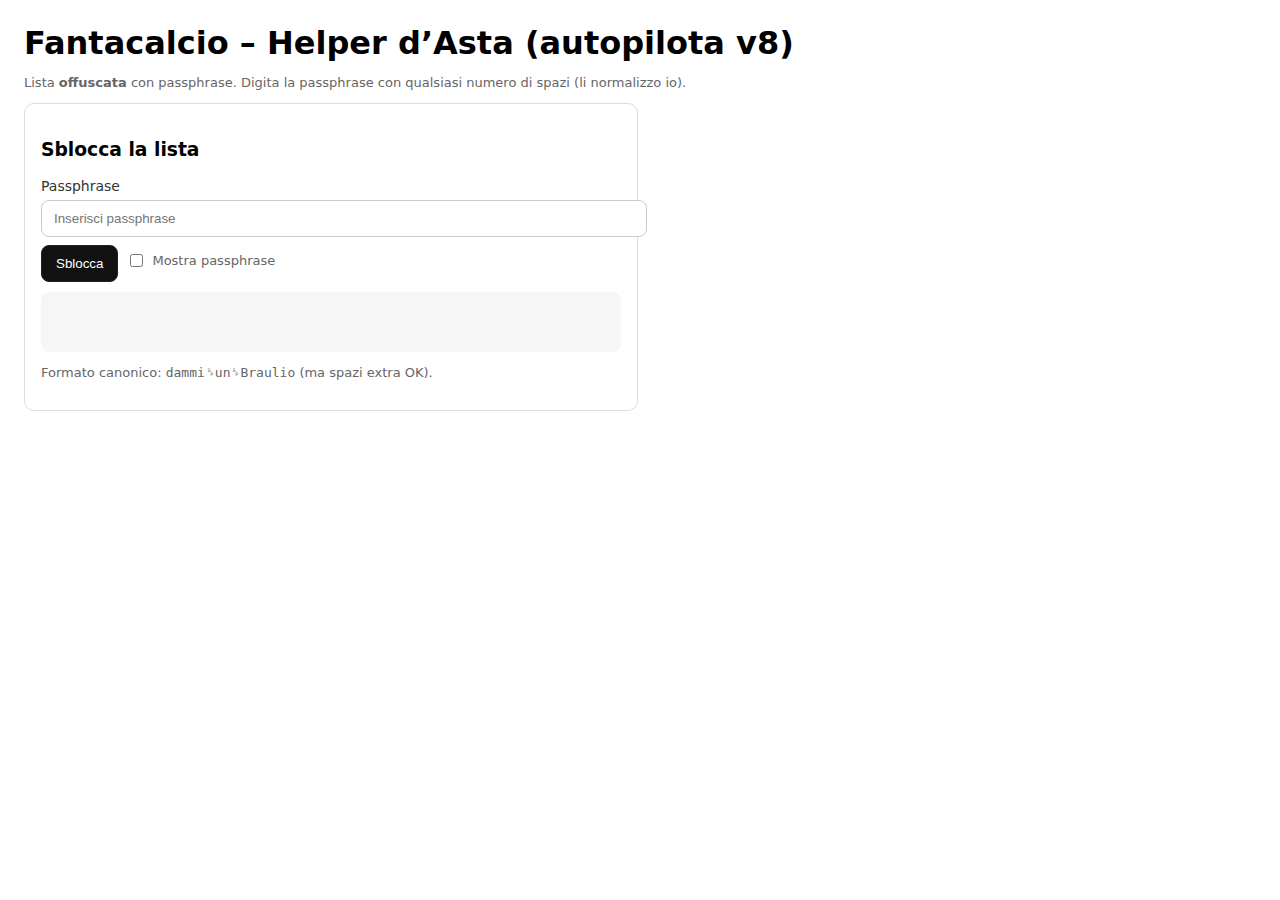
<file: fantacalcio-helper-autopilota-v8.html>
<!doctype html>
<html lang="it"><head><meta charset="utf-8" />
<title>Fantacalcio – Helper d’Asta (autopilota v8, offuscato)</title>
<meta name="viewport" content="width=device-width, initial-scale=1" />
<style>:root { font-family: system-ui, -apple-system, Segoe UI, Roboto, sans-serif; }
body { margin: 24px; } h1 { margin-bottom: 8px; } .muted { color:#666; font-size: 13px; }
.pill { display:inline-block; padding:4px 8px; border-radius:999px; background:#eee; font-size:12px; margin-right:6px; }
.row { display:flex; gap:8px; align-items:center; margin-top:8px; flex-wrap: wrap; }
.card { border: 1px solid #ddd; border-radius: 10px; padding: 16px; }
.grid { display: grid; gap: 16px; grid-template-columns: repeat(auto-fit, minmax(260px, 1fr)); }
.warn { color:#9a3412; } .ok { color:#166534; } .out { margin-top: 10px; padding: 10px 12px; background:#f6f6f6; border-radius: 8px; min-height: 40px; white-space: pre-wrap; }
label { font-size: 14px; display:block; margin-bottom: 6px; color:#333; }
input[type="text"], input[type="password"], input[type="number"] { width: 100%; padding: 10px 12px; border:1px solid #ccc; border-radius: 8px; }
button { padding: 10px 14px; border: 1px solid #222; border-radius: 8px; background: #111; color: #fff; cursor: pointer; }
button.secondary { background: #fff; color:#111; } button:disabled { opacity: .6; cursor: not-allowed; }
.layout { display: grid; gap: 16px; grid-template-columns: 1fr; }
@media (min-width: 980px) { .layout { grid-template-columns: 1fr 340px; align-items: start; } .sidebar { position: sticky; top: 12px; } }
ul.list { list-style: none; padding-left: 0; margin: 8px 0 0; }
ul.list li { padding: 6px 8px; border-bottom: 1px dashed #ddd; }
</style></head>
<body>
<h1>Fantacalcio – Helper d’Asta (autopilota v8)</h1>
<p class="muted">Lista <strong>offuscata</strong> con passphrase. Digita la passphrase con qualsiasi numero di spazi (li normalizzo io).</p>
<div id="locked" class="card" style="max-width:580px;">
  <h3>Sblocca la lista</h3>
  <label for="pw">Passphrase</label>
  <input id="pw" type="password" placeholder="Inserisci passphrase" />
  <div class="row">
    <button id="btnUnlock">Sblocca</button>
    <label class="muted" style="display:flex;align-items:center;gap:6px;">
      <input id="showPw" type="checkbox" /> Mostra passphrase
    </label>
  </div>
  <div id="outUnlock" class="out"></div>
  <p class="muted">Formato canonico: <code>dammi␠un␠Braulio</code> (ma spazi extra OK).</p>
</div>
<div id="app" style="display:none;">
  <div class="row">
    <span class="pill" id="countP">P: 0</span>
    <span class="pill" id="countD">D: 0</span>
    <span class="pill" id="countC">C: 0</span>
    <span class="pill" id="countA">A: 0</span>
    <span class="pill" id="sumNow">Somma tetti: 0</span>
    <span class="pill" id="budgetLeft">Crediti residui: 500</span>
  </div>
  <div class="layout" style="margin-top:16px;">
    <div>
      <div class="grid">
        <section class="card">
          <h3>1) Cerca giocatore</h3>
          <label for="q">Nome giocatore</label>
          <input id="q" type="text" placeholder="es. Lautaro, Vlahović, Zaccagni..." />
          <div class="row">
            <button id="btnCheck">Cerca nella mia lista</button>
            <button id="btnClear" class="secondary">Pulisci</button>
          </div>
          <div id="outCheck" class="out"></div>
        </section>
        <section class="card">
          <h3>2) Rimuovi giocatore</h3>
          <label for="rem">Nome giocatore da togliere</label>
          <input id="rem" type="text" placeholder="es. Doig, Valeri..." />
          <div class="row"><button id="btnRemove">Rimuovi dalla lista</button></div>
          <div id="outRemove" class="out"></div>
        </section>
        <section class="card">
          <h3>3) Estrai un giocatore a caso</h3>
          <div class="row">
            <button id="btnRandom">Estrai giocatore</button>
            <button id="btnShowLeft" class="secondary">Mostra lista rimanente</button>
            <button id="btnReset" class="secondary" title="Ripristina lista originale">Reset</button>
          </div>
          <div id="outRandom" class="out"></div>
          <details id="leftWrap" style="display:none; margin-top:8px;">
            <summary>Lista rimanente</summary>
            <div id="leftList" class="muted"></div>
          </details>
        </section>
      </div>
    </div>
    <aside class="sidebar">
      <section class="card">
        <h3>Acquisti live</h3>
        <p class="muted">Inserisci nome e prezzo pagato. Aggiorno speso e residuo automaticamente.</p>
        <label for="buyName">Nome</label>
        <input id="buyName" type="text" placeholder="es. Lautaro Martínez" />
        <label for="buyPrice">Prezzo pagato</label>
        <input id="buyPrice" type="number" inputmode="numeric" min="0" step="1" placeholder="es. 84" />
        <div class="row">
          <button id="btnAddBuy">Aggiungi acquisto</button>
          <button id="btnUndoBuy" class="secondary">Annulla ultimo</button>
          <button id="btnExportCSV" class="secondary">Esporta CSV</button>
        </div>
        <div id="outBuy" class="out"></div>
        <h4 style="margin-top:12px;">Rosa acquistata</h4>
        <ul id="purchasesList" class="list"></ul>
        <div class="row" style="margin-top:8px;">
          <span class="pill" id="spentPill">Speso: 0</span>
          <span class="pill" id="leftPill">Residuo: 500</span>
        </div>
      </section>
    </aside>
  </div>

  <details class="card" style="margin-top:16px;">
    <summary>Avanzato: re-offusca con nuova passphrase</summary>
    <p class="muted">Genera una nuova stringa OBF da incollare sulla variabile <code>OBF</code>.</p>
    <label for="newpw">Nuova passphrase</label>
    <input id="newpw" type="password" placeholder="Nuova passphrase" />
    <div class="row"><button id="btnReObf">Genera nuova stringa offuscata</button></div>
    <div id="outReObf" class="out"></div>
  </details>
</div>

<script>
const OBF = "BueD+8FfsC3ZOorcIq9LSmWQDRmNoq2d16LwFFPBCl8U0IPHmG93hsGGpegbbhb+QuNVXJVVbVon1zopU88KTc2Yg+/JVm1F1pVw9ti6PUllkBsZb6izmSnR8PBTB1dpEI6br7AUdy0Bgaid8IFZCHuQT1iImGNy18IvNKH2S2we4MKvjBS9egt9ZrXYkP4IItBKWz1tcm0ylEnmn/ZVYs2mg9TBZr90wURm7SW4Qf46kCUZR1WjoRmKCPVlEhR4zdrC+sUUhS3vh7feHm4I/nLdTVw9bWN815TwJpr5Cjfcnd652xS5bAx9ZrXYnD1OaeFKGUdVs6chzfD+U9kKKc3OyvGCLHw7HES/nSStSUEiqAM7ipyoWuGKQDOd+go3zbCDuYJUtG/BUnWrM3hX/m7PTlw9bWOOFtQzNpq3FB8d283ygixtT8FEZt0fsP4WOOsNcj2hoqUaigjmi/ZYbQyOja/SYbdwwVJmv9h4/j5p0gMxU7Bts9fWLzGWtyIf7dHN+cFguoEAOnCdKLtIQSKoAzs9X2OaHszw/mLGZSkmjs/uzVdtRcFlp88luUVKYecDIz2lsKQaigjmdLcUHw3Vxa+aJoCIy5Nm6Re5Qf46kCxmiqOunR7WMzaktxQfHdvN8oIsbU7BRGbdH7D+FjKmXiOWVa+ZIs3w/lPbTW8S4dT8zhR3LRGHsODYhv4fIpoDWYSXY3LnmkvwrLdWXhjRg8eCQqx+AISt3th4/k5v2kYZVVWEWuGKMC2VtyIu5OmNCIJgrHgEOn6dA7dERXTPU3B8oWNk19o9MJa3Ih/ujo2vwluvLdlJfPjix/5KYdtGGVVVg6oa2zEtkgNRaxSOja/SYbdwwVJmvth4/j5p0gMxTGi+ZDCKPCWe+go3za7C+cRTuYUIOnCdKLtIQSKoAzo9X2OaHszw/mLIZSkmjs/uzVdtRcFhsOQZbgj+ct1NXD1tY3vXlPAmmvkKN9yc3rnbFLlsDH1mtdiYPVF0z1NmO4CiqikrezKWDwopzd7Q+cUUhS3gOnCdGLVA/jqnEXRHrmOmFtUz5mu3PGUg3sL6gh5tfQ6EqZ3wbh3+LJBDYH9Ve23l5fo/UwNJahCOm6+2XqxzDo6tPz1uCP5y3U1cPW1jedeU8Caa+Qo33qHeudsUuWwMfWa12J8/PW3PRFp8VW1aJ9c6KVPPCj7NmIPvyVZtRdFKwacxbko9bdMDMT2Cs6sk1DcymrcUHx3bzfKCLG1MwURm3R+w/hYxoV4jllWvmSLN8P5T70lgDs3I+8kUdy0Rh7Dg2Ib+HSKaA1mEl2Ny5ptLIQ==";

async function sha256Bytes(str) { const enc = new TextEncoder().encode(str); const hash = await crypto.subtle.digest("SHA-256", enc); return new Uint8Array(hash); }
function b64ToBytes(b64) { const bin = atob(b64); const out = new Uint8Array(bin.length); for (let i=0;i<bin.length;i++) out[i] = bin.charCodeAt(i); return out; }
function bytesToB64(bytes) { let bin = ""; for (let i=0;i<bytes.length;i++) bin += String.fromCharCode(bytes[i]); return btoa(bin); }
function deobfuscate(obfBytes, keyBytes) { const out = new Uint8Array(obfBytes.length); for (let i=0;i<obfBytes.length;i++) out[i] = (obfBytes[i] - keyBytes[i % keyBytes.length] + 256) % 256; return out; }
function obfuscate(plainBytes, keyBytes) { const out = new Uint8Array(plainBytes.length); for (let i=0;i<plainBytes.length;i++) out[i] = (plainBytes[i] + keyBytes[i % keyBytes.length]) % 256; return out; }

let ORIGINAL = null, roster = null;
const START_BUDGET = 500; let purchases = []; let spent = 0;
const norm = s => (s || "").normalize("NFD").replace(/\p{Diacritic}/gu, "").toLowerCase().replace(/\s+/g, " ").trim();
function sumBid(list) { return list.reduce((acc, x) => acc + (x.bid || 0), 0); }
function countsByRole(list) { return list.reduce((m, x) => (m[x.role]=(m[x.role]||0)+1, m), { P:0, D:0, C:0, A:0 }); }
function updateCounters() { const c = countsByRole(roster); document.getElementById("countP").textContent = `P: ${c.P}`; document.getElementById("countD").textContent = `D: ${c.D}`; document.getElementById("countC").textContent = `C: ${c.C}`; document.getElementById("countA").textContent = `A: ${c.A}`; document.getElementById("sumNow").textContent = `Somma tetti: ${sumBid(roster)}`; document.getElementById("budgetLeft").textContent = `Crediti residui: ${START_BUDGET - spent}`; document.getElementById("spentPill").textContent = `Speso: ${spent}`; document.getElementById("leftPill").textContent = `Residuo: ${START_BUDGET - spent}`; }
function formatPlayer(p) { return `${p.name} — ${p.role} — tetto offerta: ${p.bid}`; }
function listRemaining() { const order = { P:0, D:1, C:2, A:3 }; const sorted = [...roster].sort((a,b) => (order[a.role]-order[b.role]) || (b.bid - a.bid) || a.name.localeCompare(b.name)); return sorted.map(formatPlayer).join("\n"); }
function findCandidates(query, inList = roster) { const q = norm(query); if (!q) return []; const exact = inList.filter(p => norm(p.name) === q); if (exact.length === 1) return exact; const parts = inList.filter(p => norm(p.name).includes(q)); return parts; }
function addPurchase() { const name = (document.getElementById("buyName").value || "").trim(); const priceStr = (document.getElementById("buyPrice").value || "").trim(); const out = document.getElementById("outBuy"); if (!name) { out.innerHTML = "❌ Inserisci un nome."; return; } if (!priceStr) { out.innerHTML = "❌ Inserisci un prezzo."; return; } const price = Number(priceStr); if (!Number.isFinite(price) || price < 0) { out.innerHTML = "❌ Prezzo non valido."; return; } const priceInt = Math.round(price); purchases.push({ name, price: priceInt }); spent += priceInt; const li = document.createElement("li"); li.textContent = `${name} — ${priceInt}`; document.getElementById("purchasesList").appendChild(li); out.innerHTML = `✅ Aggiunto "${name}" per ${priceInt}`; document.getElementById("buyName").value = ""; document.getElementById("buyPrice").value = ""; updateCounters(); }
function undoPurchase() { const out = document.getElementById("outBuy"); if (purchases.length === 0) { out.innerHTML = "⚠️ Nessun acquisto da annullare."; return; } const last = purchases.pop(); spent -= last.price; const list = document.getElementById("purchasesList"); if (list.lastChild) list.removeChild(list.lastChild); out.innerHTML = `↩️ Annullato "${last.name}" per ${last.price}`; updateCounters(); }
function exportCSV() { const out = document.getElementById("outBuy"); if (purchases.length === 0) { out.innerHTML = "⚠️ Nessun acquisto da esportare."; return; } const rows = [["Nome","Prezzo"]].concat(purchases.map(p => [p.name, String(p.price)])); rows.push(["Totale speso", String(spent)]); rows.push(["Residuo", String(START_BUDGET - spent)]); const csv = rows.map(r => r.map(x => `"${String(x).replace(/"/g,'""')}"`).join(",")).join("\n"); const blob = new Blob([csv], { type: "text/csv;charset=utf-8;" }); const url = URL.createObjectURL(blob); const a = document.createElement("a"); a.href = url; const dateStr = new Date().toISOString().slice(0,10); a.download = `acquisti_fantacalcio_${dateStr}.csv`; document.body.appendChild(a); a.click(); document.body.removeChild(a); URL.revokeObjectURL(url); out.innerHTML = "📦 CSV esportato."; }
const $ = sel => document.querySelector(sel);
document.getElementById("showPw").addEventListener("change", e => { const f = document.getElementById("pw"); f.type = e.target.checked ? "text" : "password"; f.focus(); });
document.getElementById("btnUnlock").addEventListener("click", async () => { const raw = document.getElementById("pw").value || ""; const pw = raw.normalize("NFC").replace(/\s+/g, " ").trim(); const out = document.getElementById("outUnlock"); try { const key = await sha256Bytes(pw); const obf = b64ToBytes(OBF); const plain = deobfuscate(obf, key); const text = new TextDecoder().decode(plain); const parsed = JSON.parse(text); if (!Array.isArray(parsed) || parsed.length === 0) throw new Error("Formato elenco non valido."); ORIGINAL = parsed; roster = JSON.parse(JSON.stringify(ORIGINAL)); document.getElementById("locked").style.display = "none"; document.getElementById("app").style.display = ""; updateCounters(); document.getElementById("leftList").textContent = listRemaining(); } catch (e) { console.error(e); out.innerHTML = "❌ <span class='warn'>Passphrase errata (attenzione a maiuscole/minuscole).</span>"; } });
document.addEventListener("click", (ev) => { const id = ev.target && ev.target.id; if (!id) return;
  if (id === "btnCheck") { const q = document.getElementById("q").value; const out = document.getElementById("outCheck"); const matches = findCandidates(q); if (matches.length === 0) out.innerHTML = `❌ <span class="warn">"\${q}" non è nella tua lista attuale.</span>`; else if (matches.length > 1) out.textContent = `⚠️ Trovati più match:\n- \${matches.map(m => m.name).join("\n- ")}`; else out.innerHTML = `✅ <span class="ok">\${formatPlayer(matches[0])}</span>`; }
  if (id === "btnClear") { document.getElementById("q").value = ""; document.getElementById("outCheck").textContent = ""; document.getElementById("q").focus(); }
  if (id === "btnRemove") { const q = document.getElementById("rem").value; const out = document.getElementById("outRemove"); const matches = findCandidates(q); if (matches.length === 0) out.innerHTML = `❌ <span class="warn">"\${q}" non è nella lista (o è già stato rimosso).</span>`; else if (matches.length > 1) out.textContent = `⚠️ Più match trovati, specifica meglio:\n- \${matches.map(m => m.name).join("\n- ")}`; else { const targetNameNorm = norm(matches[0].name); const before = roster.length; roster = roster.filter(p => norm(p.name) !== targetNameNorm); const removed = before - roster.length; out.innerHTML = removed ? `🗑️ Rimosso: <strong>\${matches[0].name}</strong> — tetto \${matches[0].bid}` : `❌ <span class="warn">Nessuna rimozione effettuata.</span>`; updateCounters(); if (document.getElementById("leftWrap").style.display !== "none") document.getElementById("leftList").textContent = listRemaining(); } }
  if (id === "btnRandom") { const out = document.getElementById("outRandom"); if (!roster || roster.length === 0) out.innerHTML = `🎉 Lista vuota: nessun giocatore rimanente.`; else { const i = Math.floor(Math.random() * roster.length); const p = roster[i]; out.innerHTML = `🎯 <strong>\${p.name}</strong> — ruolo \${p.role} — tetto \${p.bid}`; } }
  if (id === "btnShowLeft") { const wrap = document.getElementById("leftWrap"); const list = document.getElementById("leftList"); if (wrap.style.display === "none") { list.textContent = listRemaining(); wrap.style.display = ""; } else { wrap.style.display = "none"; } }
  if (id === "btnReset") { if (!confirm("Ripristinare la lista originale (500 totali)?")) return; roster = JSON.parse(JSON.stringify(ORIGINAL)); updateCounters(); document.getElementById("leftList").textContent = listRemaining(); document.getElementById("outRemove").textContent = ""; document.getElementById("outRandom").textContent = ""; document.getElementById("outCheck").textContent = ""; }
  if (id === "btnReObf") { const newpw = document.getElementById("newpw").value || ""; const out = document.getElementById("outReObf"); if (!newpw) { out.innerHTML = "❌ Inserisci una nuova passphrase."; return; } (async () => { try { const key = await sha256Bytes(newpw); const text = JSON.stringify(ORIGINAL); const plain = new TextEncoder().encode(text); const obf = obfuscate(plain, key); const b64 = bytesToB64(obf); out.innerHTML = "✅ Nuova stringa OBF (copiala nella variabile <code>OBF</code>):\n\n" + b64; } catch (e) { console.error(e); out.innerHTML = "❌ Errore nella generazione."; } })(); }
  if (id === "btnAddBuy") { addPurchase(); }
  if (id === "btnUndoBuy") { undoPurchase(); }
  if (id === "btnExportCSV") { exportCSV(); }
});
</script>
</body></html>
</file>
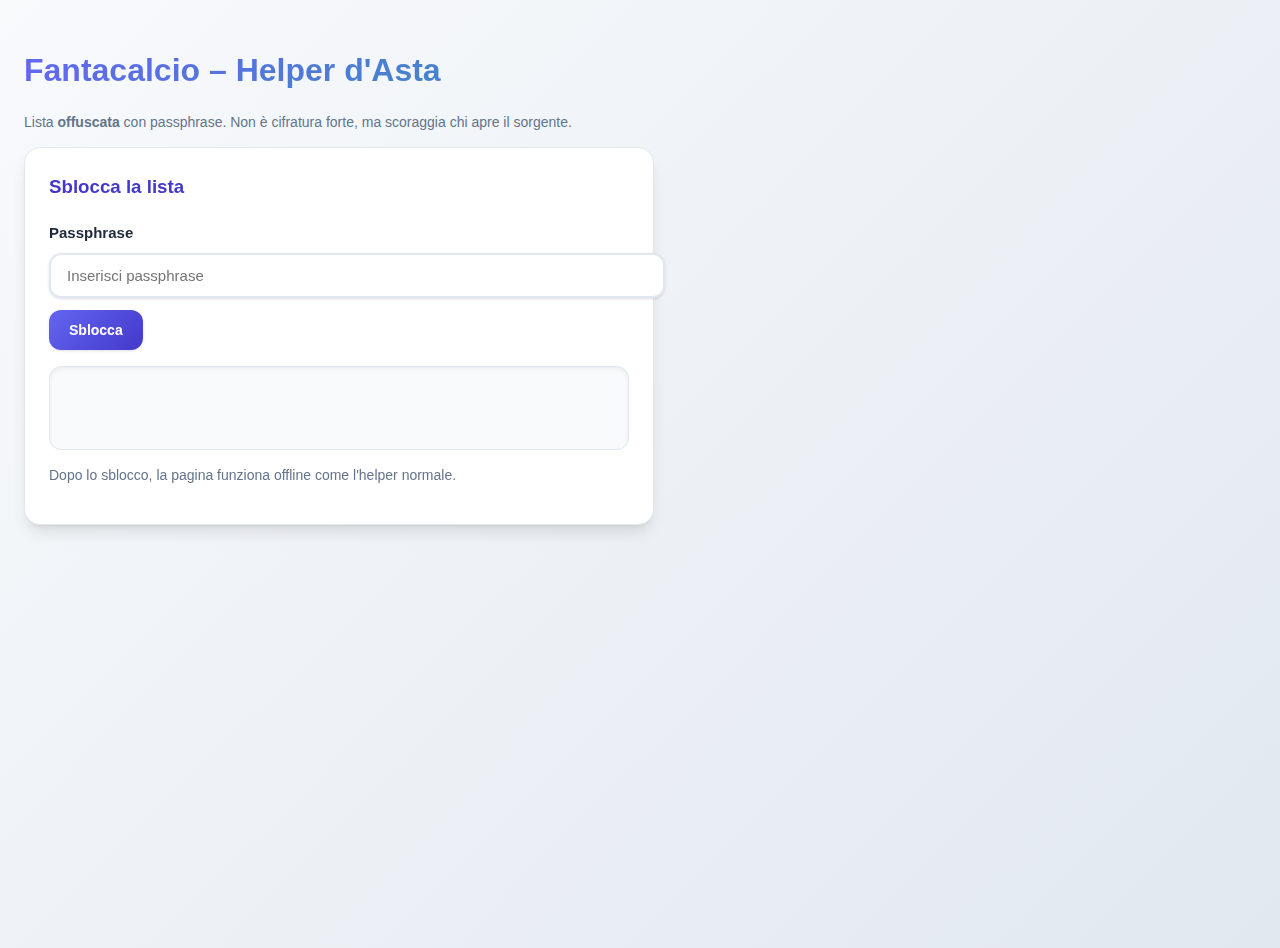
<file: fantacalcio-standalone.html>
<!doctype html>
<html lang="it">

<head>
    <meta charset="utf-8" />
    <title>Fantacalcio – Helper d'Asta (offuscato)</title>
    <meta name="viewport" content="width=device-width, initial-scale=1" />
    <style>
        :root {
            font-family: 'Inter', -apple-system, BlinkMacSystemFont, 'Segoe UI', Roboto, sans-serif;
            --primary: #6366f1;
            --primary-light: #a5b4fc;
            --primary-dark: #4338ca;
            --secondary: #10b981;
            --warning: #f59e0b;
            --danger: #ef4444;
            --surface: #ffffff;
            --surface-2: #f8fafc;
            --surface-3: #f1f5f9;
            --border: #e2e8f0;
            --text: #1e293b;
            --text-muted: #64748b;
            --shadow: 0 1px 3px 0 rgb(0 0 0 / 0.1), 0 1px 2px -1px rgb(0 0 0 / 0.1);
            --shadow-lg: 0 10px 15px -3px rgb(0 0 0 / 0.1), 0 4px 6px -4px rgb(0 0 0 / 0.1);
        }

        body {
            margin: 0;
            padding: 24px;
            background: linear-gradient(135deg, #f8fafc 0%, #e2e8f0 100%);
            min-height: 100vh;
            color: var(--text);
            line-height: 1.6;
        }

        h1 {
            margin-bottom: 8px;
            color: var(--primary-dark);
            font-weight: 700;
            font-size: 2rem;
            background: linear-gradient(135deg, var(--primary), var(--secondary));
            -webkit-background-clip: text;
            -webkit-text-fill-color: transparent;
            background-clip: text;
        }

        .muted {
            color: var(--text-muted);
            font-size: 14px;
            font-weight: 400;
        }

        .pill {
            display: inline-block;
            padding: 8px 16px;
            margin: 4px;
            background: var(--surface);
            color: var(--text);
            border-radius: 20px;
            font-size: 13px;
            font-weight: 500;
            border: 1px solid var(--border);
            box-shadow: var(--shadow);
            transition: all 0.2s ease;
        }

        .pill:nth-child(1) {
            background: linear-gradient(135deg, #fef3c7, #fbbf24);
            color: #92400e;
        }

        .pill:nth-child(2) {
            background: linear-gradient(135deg, #dbeafe, #3b82f6);
            color: #1e40af;
        }

        .pill:nth-child(3) {
            background: linear-gradient(135deg, #dcfce7, #22c55e);
            color: #166534;
        }

        .pill:nth-child(4) {
            background: linear-gradient(135deg, #fce7f3, #ec4899);
            color: #be185d;
        }

        .pill:nth-child(5) {
            background: linear-gradient(135deg, #f3e8ff, #a855f7);
            color: #7c2d12;
        }

        .pill:nth-child(6) {
            background: linear-gradient(135deg, #e0f2fe, #06b6d4);
            color: #0e7490;
        }

        .pill:nth-child(7) {
            background: linear-gradient(135deg, #fff1f2, #f43f5e);
            color: #be123c;
        }

        .row {
            display: flex;
            gap: 12px;
            align-items: center;
            margin-top: 12px;
            flex-wrap: wrap;
        }

        .card {
            border: 1px solid var(--border);
            border-radius: 16px;
            padding: 24px;
            background: var(--surface);
            box-shadow: var(--shadow-lg);
            transition: all 0.3s ease;
            backdrop-filter: blur(10px);
        }

        .card:hover {
            transform: translateY(-2px);
            box-shadow: 0 20px 25px -5px rgb(0 0 0 / 0.1), 0 8px 10px -6px rgb(0 0 0 / 0.1);
        }

        .grid {
            display: grid;
            gap: 20px;
            grid-template-columns: repeat(auto-fit, minmax(280px, 1fr));
        }

        .warn {
            color: var(--danger);
            font-weight: 600;
        }

        .ok {
            color: var(--secondary);
            font-weight: 600;
        }

        .out {
            margin-top: 16px;
            padding: 16px 20px;
            background: var(--surface-2);
            border-radius: 12px;
            min-height: 50px;
            white-space: pre-wrap;
            border: 1px solid var(--border);
            font-size: 14px;
            box-shadow: inset 0 2px 4px 0 rgb(0 0 0 / 0.06);
        }

        label {
            font-size: 15px;
            font-weight: 600;
            display: block;
            margin-bottom: 8px;
            color: var(--text);
        }

        input[type=text],
        input[type=password],
        input[type=number] {
            width: 100%;
            padding: 12px 16px;
            border: 2px solid var(--border);
            border-radius: 12px;
            background: var(--surface);
            font-size: 15px;
            transition: all 0.2s ease;
            box-shadow: var(--shadow);
        }

        input[type=text]:focus,
        input[type=password]:focus,
        input[type=number]:focus {
            outline: none;
            border-color: var(--primary);
            box-shadow: 0 0 0 3px rgb(99 102 241 / 0.1);
        }

        button {
            padding: 12px 20px;
            border: none;
            border-radius: 12px;
            background: linear-gradient(135deg, var(--primary), var(--primary-dark));
            color: white;
            cursor: pointer;
            font-weight: 600;
            font-size: 14px;
            transition: all 0.2s ease;
            box-shadow: var(--shadow);
        }

        button:hover {
            transform: translateY(-1px);
            box-shadow: 0 10px 15px -3px rgb(0 0 0 / 0.1), 0 4px 6px -4px rgb(0 0 0 / 0.1);
        }

        button:active {
            transform: translateY(0);
        }

        button.secondary {
            background: var(--surface);
            color: var(--text);
            border: 2px solid var(--border);
        }

        button.secondary:hover {
            background: var(--surface-2);
            border-color: var(--primary-light);
        }

        button.emergency {
            background: linear-gradient(135deg, var(--danger), #dc2626);
            color: white;
            border: none;
            font-weight: 700;
            box-shadow: 0 4px 14px 0 rgb(239 68 68 / 0.39);
        }

        button.emergency:hover {
            background: linear-gradient(135deg, #dc2626, #b91c1c);
            box-shadow: 0 6px 20px 0 rgb(239 68 68 / 0.5);
        }

        button.emergency:active {
            background: linear-gradient(135deg, #b91c1c, #991b1b);
        }

        button:disabled {
            opacity: 0.5;
            cursor: not-allowed;
            transform: none !important;
        }

        .layout {
            display: grid;
            gap: 24px;
            grid-template-columns: 1fr;
        }

        @media (min-width:980px) {
            .layout {
                grid-template-columns: 1fr 360px;
                align-items: start;
            }

            .sidebar {
                position: sticky;
                top: 24px;
            }
        }

        ul.list {
            list-style: none;
            padding-left: 0;
            margin: 16px 0 0;
        }

        ul.list li {
            padding: 12px 16px;
            border-bottom: 1px solid var(--border);
            border-radius: 8px;
            margin-bottom: 4px;
            background: var(--surface-2);
            transition: all 0.2s ease;
            font-weight: 500;
        }

        ul.list li:hover {
            background: var(--surface-3);
            transform: translateX(4px);
        }

        ul.list li:last-child {
            border-bottom: none;
        }

        .flash-add {
            animation: flashAdd 1.8s ease-out;
        }

        @keyframes flashAdd {
            0% {
                background: linear-gradient(135deg, #fef3c7, #fbbf24);
                transform: scale(1.02);
            }

            30% {
                background: linear-gradient(135deg, #fef3c7, #fbbf24);
            }

            70% {
                background: var(--surface-2);
            }

            100% {
                background: var(--surface-2);
                transform: scale(1);
            }
        }

        h3 {
            color: var(--primary-dark);
            font-weight: 700;
            margin-top: 0;
        }

        h4 {
            color: var(--text);
            font-weight: 600;
        }

        details {
            margin-top: 12px;
        }

        summary {
            cursor: pointer;
            padding: 8px 12px;
            background: var(--surface-2);
            border-radius: 8px;
            font-weight: 600;
            color: var(--primary-dark);
            transition: all 0.2s ease;
        }

        summary:hover {
            background: var(--surface-3);
            color: var(--primary);
        }

        /* Special styling for auction section */
        #auctionSection {
            background: linear-gradient(135deg, #eff6ff, #dbeafe) !important;
            border: 2px solid var(--primary-light) !important;
            box-shadow: 0 0 0 3px rgb(99 102 241 / 0.1) !important;
        }
    </style>
</head>

<body>
    <h1>Fantacalcio – Helper d'Asta</h1>
    <p class="muted">
        Lista <strong>offuscata</strong> con passphrase. Non è cifratura forte, ma scoraggia chi apre il sorgente.
    </p>

    <!-- BLOCCO SBLOCCO -->
    <div id="locked" class="card" style="max-width:580px;">
        <h3>Sblocca la lista</h3>
        <label for="pw">Passphrase</label>
        <input id="pw" type="password" placeholder="Inserisci passphrase" />
        <div class="row">
            <button id="btnUnlock">Sblocca</button>
        </div>
        <div id="outUnlock" class="out"></div>
        <p class="muted">Dopo lo sblocco, la pagina funziona offline come l'helper normale.</p>
    </div>

    <!-- APP -->
    <div id="app" style="display:none;">
        <div class="row">
            <span class="pill" id="countP">P: 0</span>
            <span class="pill" id="countD">D: 0</span>
            <span class="pill" id="countC">C: 0</span>
            <span class="pill" id="countA">A: 0</span>
            <span class="pill" id="sumNow">Somma tetti: 0</span>
            <span class="pill" id="budgetLeft">Crediti residui: 500</span>
            <span class="pill" id="playersLeft">Giocatori rimanenti: 0</span>
        </div>

        <div class="layout" style="margin-top:16px;">
            <!-- SINISTRA: strumenti base -->
            <div>
                <div class="grid">
                    <!-- 1) CERCA -->
                    <section class="card">
                        <h3>1) Fai offerta per un giocatore</h3>

                        <!-- Random player selection -->
                        <div style="margin-bottom:16px;">
                            <p class="muted">Estrai un giocatore a caso dalla tua lista e inizia l'asta con offerta di 1
                                credito:</p>
                            <div class="row">
                                <button id="btnRandom">Estrai e inizia asta</button>
                                <button id="btnShowLeft" class="emergency">⚠️ Mostra lista rimanente</button>
                                <button id="btnReset" class="secondary"
                                    title="Ripristina lista originale">Reset</button>
                            </div>
                            <div id="outRandom" class="out"></div>
                            <details id="leftWrap" style="display:none; margin-top:8px;">
                                <summary>Lista rimanente</summary>
                                <div id="leftList" class="muted"></div>
                            </details>
                        </div>

                        <!-- Separator -->
                        <div style="text-align:center; margin:20px 0; font-size:1.2em; font-weight:bold; color:#666;">
                            Oppure
                        </div>

                        <!-- Manual search -->
                        <div>
                            <label for="q">Nome giocatore</label>
                            <input id="q" type="text" placeholder="es. Lautaro, Dybala, Zaccagni..." />
                            <div class="row">
                                <button id="btnCheck">Cerca nella mia lista</button>
                                <button id="btnClear" class="secondary">Pulisci</button>
                            </div>
                            <div id="outCheck" class="out"></div>
                        </div>

                        <!-- Auction bidding section (hidden initially) -->
                        <div id="auctionSection"
                            style="display:none; margin-top:12px; padding:12px; background:#f0f8ff; border-radius:8px;">
                            <h4 style="margin-top:0;">🏷️ Asta in corso</h4>
                            <div id="playerInfo" style="margin-bottom:8px; font-weight:bold;"></div>
                            <label for="currentOffer">Offerta attuale in asta</label>
                            <input id="currentOffer" type="number" inputmode="numeric" min="1" step="1"
                                placeholder="es. 25" />
                            <div class="row" style="margin-top:8px;">
                                <button id="btnCalculateBid">Calcola mia offerta</button>
                                <button id="btnPlayerWon" class="secondary">Giocatore acquisito</button>
                                <button id="btnPlayerLost" class="secondary">Giocatore andato</button>
                            </div>
                            <div id="outAuction" class="out"></div>
                        </div>

                        <p class="muted">Se il nome è ambiguo oppure parziale, ti suggerisco i match possibili.</p>
                    </section>
                </div>
            </div>

            <!-- DESTRA: sidebar acquisti -->
            <aside class="sidebar">
                <section class="card">
                    <h3>Rosa acquistata</h3>
                    <p class="muted">Giocatori acquisiti tramite asta. Usa la sezione "Cerca giocatore e asta" per
                        aggiungere
                        nuovi acquisti.</p>

                    <ul id="purchasesList" class="list"></ul>

                    <div class="row" style="margin-top:12px;">
                        <span class="pill" id="spentPill">Speso: 0</span>
                        <span class="pill" id="leftPill">Residuo: 500</span>
                    </div>

                    <div class="row" style="margin-top:8px;">
                        <button id="btnUndoBuy" class="secondary">Annulla ultimo</button>
                        <button id="btnExportCSV" class="secondary">Esporta CSV</button>
                    </div>

                    <div id="outBuy" class="out"></div>
                </section>
            </aside>
        </div>

        <details class="card" style="margin-top:16px;">
            <summary>Avanzato: re-offusca con nuova passphrase</summary>
            <p class="muted">
                Dopo lo sblocco, puoi inserire una nuova passphrase e ottenere una stringa offuscata da sostituire nel
                file
                (variabile <code>OBF</code>).
                Questo non salva automaticamente: copia/incolla manualmente.
            </p>
            <label for="newpw">Nuova passphrase</label>
            <input id="newpw" type="password" placeholder="Nuova passphrase" />
            <div class="row">
                <button id="btnReObf">Genera nuova stringa offuscata</button>
            </div>
            <div id="outReObf" class="out"></div>
        </details>
    </div>

    <script>
        // === DATA OBFUSCATA ===
        // Version 8 - Passphrase: "dammi un Braulio"
        // Updated with comprehensive credit redistribution tests
        const OBF = "BueD+8FfsC3ZOorcIq9LSmWQDRmNoq2d16LwFFPBCl8U0IPHmG93hsGGpegbbhb+QuNVXJVVbVon1zopU88KTc2Yg+/JVm1F1pVw9ti6PUllkBsZb6izmSnR8PBTB1dpEI6br7AUdy0Bgaid8IFZCHuQT1iImGNy18IvNKH2S2we4MKvjBS9egt9ZrXYkP4IItBKWz1tcm0ylEnmn/ZVYs2mg9TBZr90wURm7SW4Qf46kCUZR1WjoRmKCPVlEhR4zdrC+sUUhS3vh7feHm4I/nLdTVw9bWN815TwJpr5Cjfcnd652xS5bAx9ZrXYnD1OaeFKGUdVs6chzfD+U9kKKc3OyvGCLHw7HES/nSStSUEiqAM7ipyoWuGKQDOd+go3zbCDuYJUtG/BUnWrM3hX/m7PTlw9bWOOFtQzNpq3FB8d283ygixtT8FEZt0fsP4WOOsNcj2hoqUaigjmi/ZYbQyOja/SYbdwwVJmv9h4/j5p0gMxU7Bts9fWLzGWtyIf7dHN+cFguoEAOnCdKLtIQSKoAzs9X2OaHszw/mLGZSkmjs/uzVdtRcFlp88luUVKYecDIz2lsKQaigjmdLcUHw3Vxa+aJoCIy5Nm6Re5Qf46kCxmiqOunR7WMzaktxQfHdvN8oIsbU7BRGbdH7D+FjKmXiOWVa+ZIs3w/lPbTW8S4dT8zhR3LRGHsODYhv4fIpoDWYSXY3LnmkvwrLdWXhjRg8eCQqx+AISt3th4/k5v2kYZVVWEWuGKMC2VtyIu5OmNCIJgrHgEOn6dA7dERXTPU3B8oWNk19o9MJa3Ih/ujo2vwluvLdlJfPjix/5KYdtGGVVVg6oa2zEtkgNRaxSOja/SYbdwwVJmvth4/j5p0gMxTGi+ZDCKPCWe+go3za7C+cRTuYUIOnCdKLtIQSKoAzo9X2OaHszw/mLIZSkmjs/uzVdtRcFhsOQZbgj+ct1NXD1tY3vXlPAmmvkKN9yc3rnbFLlsDH1mtdiYPVF0z1NmO4CiqikrezKWDwopzd7Q+cUUhS3gOnCdGLVA/jqnEXRHrmOmFtUz5mu3PGUg3sL6gh5tfQ6EqZ3wbh3+LJBDYH9Ve23l5fo/UwNJahCOm6+2XqxzDo6tPz1uCP5y3U1cPW1jedeU8Caa+Qo33qHeudsUuWwMfWa12J8/PW3PRFp8VW1aJ9c6KVPPCj7NmIPvyVZtRdFKwacxbko9bdMDMT2Cs6sk1DcymrcUHx3bzfKCLG1MwURm3R+w/hYxoV4jllWvmSLN8P5T70lgDs3I+8kUdy0Rh7Dg2Ib+HSKaA1mEl2Ny5ptLIQ==";

        // Utils
        async function sha256Bytes(str) { const enc = new TextEncoder().encode(str); const hash = await crypto.subtle.digest("SHA-256", enc); return new Uint8Array(hash); }
        function b64ToBytes(b64) { const bin = atob(b64); const out = new Uint8Array(bin.length); for (let i = 0; i < bin.length; i++)out[i] = bin.charCodeAt(i); return out; }
        function bytesToB64(bytes) { let bin = ""; for (let i = 0; i < bytes.length; i++)bin += String.fromCharCode(bytes[i]); return btoa(bin); }
        function deobfuscate(obf, key) { const out = new Uint8Array(obf.length); for (let i = 0; i < obf.length; i++)out[i] = (obf[i] - key[i % key.length] + 256) % 256; return out; }
        function obfuscate(plain, key) { const out = new Uint8Array(plain.length); for (let i = 0; i < plain.length; i++)out[i] = (plain[i] + key[i % key.length]) % 256; return out; }

        // State
        let ORIGINAL = null, roster = null; const START_BUDGET = 500; let purchases = []; let spent = 0; let currentAuctionPlayer = null; let lastSuggestedBid = null;
        const norm = s => (s || "").normalize("NFD").replace(/\p{Diacritic}/gu, "").toLowerCase().replace(/\s+/g, " ").trim();
        const sumBid = list => list.reduce((a, x) => a + (x.bid || 0), 0);
        const countsByRole = list => list.reduce((m, x) => (m[x.role] = (m[x.role] || 0) + 1, m), { P: 0, D: 0, C: 0, A: 0 });

        function updateCounters() {
            if (!roster) return;
            const c = countsByRole(roster);
            document.getElementById("countP").textContent = `P: ${c.P}`;
            document.getElementById("countD").textContent = `D: ${c.D}`;
            document.getElementById("countC").textContent = `C: ${c.C}`;
            document.getElementById("countA").textContent = `A: ${c.A}`;
            document.getElementById("sumNow").textContent = `Somma tetti: ${sumBid(roster)}`;
            document.getElementById("budgetLeft").textContent = `Crediti residui: ${START_BUDGET - spent}`;
            document.getElementById("playersLeft").textContent = `Giocatori rimanenti: ${roster.length}`;
            document.getElementById("spentPill").textContent = `Speso: ${spent}`;
            document.getElementById("leftPill").textContent = `Residuo: ${START_BUDGET - spent}`;
        }

        // Variante 'ext': non mostra il tetto massimo/prezzo stimato
        const formatPlayer = p => `${p.name} - ${p.role}`;

        function listRemaining() {
            const order = { P: 0, D: 1, C: 2, A: 3 };
            return [...roster].sort((a, b) => (order[a.role] - order[b.role]) || (b.bid - a.bid) || a.name.localeCompare(b.name)).map(formatPlayer).join("\n");
        }

        function findCandidates(q, inList = roster) {
            const s = norm(q);
            if (!s) return [];
            const exact = inList.filter(p => norm(p.name) === s);
            if (exact.length === 1) return exact;
            return inList.filter(p => norm(p.name).includes(s));
        }

        function redistributeCredits(savedCredits, purchasedPlayerName) {
            if (savedCredits <= 0 || !roster || roster.length === 0) return 0;

            // Get remaining players (excluding the one just purchased) sorted by max bid (highest first)
            const remainingPlayers = roster
                .filter(p => norm(p.name) !== norm(purchasedPlayerName))
                .sort((a, b) => (b.bid || 0) - (a.bid || 0));

            let creditsToDistribute = Math.min(savedCredits, remainingPlayers.length);
            let distributed = 0;

            // Add +1 to the most expensive players until credits run out
            for (let i = 0; i < creditsToDistribute && i < remainingPlayers.length; i++) {
                remainingPlayers[i].bid = (remainingPlayers[i].bid || 0) + 1;
                distributed++;
            }

            return distributed;
        }

        function redistributeCreditsOnLoss(lostPlayer) {
            if (!lostPlayer || !roster || roster.length === 0) return 0;

            // Get all remaining players (excluding the lost one) sorted by max bid (highest first)
            const remainingPlayers = roster
                .filter(p => norm(p.name) !== norm(lostPlayer.name))
                .sort((a, b) => (b.bid || 0) - (a.bid || 0));

            if (remainingPlayers.length === 0) return 0;

            const creditsToRedistribute = lostPlayer.bid || 0;
            let creditsToDistribute = Math.min(creditsToRedistribute, remainingPlayers.length);
            let distributed = 0;

            // Add +1 to the most expensive players until credits run out
            for (let i = 0; i < creditsToDistribute && i < remainingPlayers.length; i++) {
                remainingPlayers[i].bid = (remainingPlayers[i].bid || 0) + 1;
                distributed++;
            }

            return distributed;
        }

        function addPurchase(name, price) {
            const out = document.getElementById("outBuy");
            if (!name) { out.innerHTML = "❌ Nome mancante."; return false; }
            if (!Number.isFinite(price) || price < 0) { out.innerHTML = "❌ Prezzo non valido."; return false; }
            const priceInt = Math.round(price);
            
            // Show price adjustment if needed
            if (price !== priceInt && Math.abs(price - priceInt) > 0.01) {
                console.log(`Price adjusted from ${price} to ${priceInt}`);
            }
            
            const playerInList = ORIGINAL ? ORIGINAL.find(p => norm(p.name) === norm(name)) : null;
            if (!playerInList) { 
                // Use textContent to prevent HTML injection
                out.innerHTML = `❌ <span class="warn"></span>`;
                out.querySelector('.warn').textContent = `"${name}" non è nella tua lista originale di giocatori.`;
                return false; 
            }
            
            // CRITICAL: Check if player is still in roster (not already purchased or lost)
            const playerInRoster = roster ? roster.find(p => norm(p.name) === norm(name)) : null;
            if (!playerInRoster) {
                out.innerHTML = `❌ <span class="warn"></span>`;
                out.querySelector('.warn').textContent = `"${name}" non è più disponibile (già acquistato o andato ad altri).`;
                return false;
            }
            
            const already = purchases.find(p => norm(p.name) === norm(name));
            if (already) { 
                out.innerHTML = `❌ <span class="warn"></span>`;
                out.querySelector('.warn').textContent = `"${name}" già acquistato (${already.price} crediti).`;
                return false; 
            }
            if (spent + priceInt > START_BUDGET) { 
                out.innerHTML = `❌ <span class="warn">Budget insufficiente. Residuo ${START_BUDGET - spent}, prezzo ${priceInt}.</span>`;
                return false; 
            }

            // Use ROSTER player data (current state) not ORIGINAL (may be outdated after redistribution)
            const over = playerInRoster.bid && priceInt > playerInRoster.bid;
            const savedCredits = playerInRoster.bid ? Math.max(0, playerInRoster.bid - priceInt) : 0;

            // Record purchase info for potential undo
            const purchaseInfo = {
                name,
                price: priceInt,
                savedCredits,
                originalBid: playerInRoster.bid, // Store for validation
                redistributionSnapshot: null
            };

            // Save current bids before redistribution for undo capability
            if (savedCredits > 0) {
                purchaseInfo.redistributionSnapshot = roster.map(p => ({ name: p.name, bid: p.bid }));
            }

            purchases.push(purchaseInfo);
            spent += priceInt;

            // Redistribute saved credits to remaining players
            let redistributed = 0;
            if (savedCredits > 0) {
                redistributed = redistributeCredits(savedCredits, name);
            }

            const li = document.createElement("li");
            li.textContent = `${name} - ${priceInt}` + (over ? ` (>${playerInRoster.bid})` : "");
            li.classList.add("flash-add");
            document.getElementById("purchasesList").appendChild(li);

            let message = over ? `⚠️ Aggiunto "${name}" per ${priceInt}` : `✅ Aggiunto "${name}" per ${priceInt}`;
            if (redistributed > 0) {
                message += ` | 💰 ${redistributed} crediti ridistribuiti ai giocatori più costosi`;
            }
            
            // Sanitize name for display
            const safeMessage = document.createElement('span');
            safeMessage.innerHTML = message.replace(name, `<span class="player-name"></span>`);
            safeMessage.querySelector('.player-name').textContent = name;
            out.innerHTML = '';
            out.appendChild(safeMessage);

            updateCounters();
            return li;
        }

        function undoPurchase() {
            const out = document.getElementById("outBuy");
            if (purchases.length === 0) { out.innerHTML = "⚠️ Nessun acquisto da annullare."; return; }
            const last = purchases.pop();
            spent -= last.price;
            
            // Restore bids if redistribution happened
            if (last.redistributionSnapshot && roster) {
                last.redistributionSnapshot.forEach(snapshot => {
                    const player = roster.find(p => p.name === snapshot.name);
                    if (player) {
                        player.bid = snapshot.bid;
                    }
                });
            }
            
            const list = document.getElementById("purchasesList");
            if (list.lastChild) list.removeChild(list.lastChild);
            
            const safeMsg = document.createElement('span');
            safeMsg.textContent = `↩️ Annullato "${last.name}" per ${last.price}`;
            if (last.savedCredits > 0) {
                safeMsg.textContent += ` | Redistribuzione annullata`;
            }
            out.innerHTML = '';
            out.appendChild(safeMsg);
            
            updateCounters();
        }

        function exportCSV() {
            const out = document.getElementById("outBuy");
            if (purchases.length === 0) { out.innerHTML = "⚠️ Nessun acquisto da esportare."; return; }
            const rows = [["Nome", "Prezzo"], ...purchases.map(p => [p.name, String(p.price)])];
            rows.push(["Totale speso", String(spent)]);
            rows.push(["Residuo", String(START_BUDGET - spent)]);
            const csv = rows.map(r => r.map(x => `"${String(x).replace(/"/g, '""')}"`).join(",")).join("\n");
            const blob = new Blob([csv], { type: "text/csv;charset=utf-8;" });
            const url = URL.createObjectURL(blob);
            const a = document.createElement("a");
            a.href = url;
            a.download = `acquisti_fantacalcio_${new Date().toISOString().slice(0, 10)}.csv`;
            document.body.appendChild(a);
            a.click();
            document.body.removeChild(a);
            URL.revokeObjectURL(url);
            out.innerHTML = "📦 CSV esportato.";
        }

        const $ = sel => document.querySelector(sel);

        // Unlock logic function
        async function performUnlock() {
            const pw = $("#pw").value || "";
            const out = $("#outUnlock");
            try {
                const key = await sha256Bytes(pw);
                const obf = b64ToBytes(OBF);
                const plain = deobfuscate(obf, key);
                const text = new TextDecoder().decode(plain);
                const parsed = JSON.parse(text);
                if (!Array.isArray(parsed) || parsed.length === 0) throw new Error("Formato elenco non valido.");
                ORIGINAL = parsed;
                roster = JSON.parse(JSON.stringify(ORIGINAL));
                $("#locked").style.display = "none";
                $("#app").style.display = "";
                updateCounters();
                document.getElementById("leftList").textContent = listRemaining();
            } catch (e) {
                console.error(e);
                out.innerHTML = "❌ <span class='warn'>Passphrase errata o dati corrotti.</span>";
            }
        }

        // Unlock button click
        $("#btnUnlock").addEventListener("click", performUnlock);

        // Unlock on Enter key press in password field
        $("#pw").addEventListener("keydown", (e) => {
            if (e.key === "Enter") {
                e.preventDefault();
                performUnlock();
            }
        });

        // Main event delegation
        document.addEventListener("click", ev => {
            const id = ev.target && ev.target.id;
            if (!id) return;

            if (id === "btnCheck") {
                const q = $("#q").value;
                const out = $("#outCheck");
                const auctionSection = document.getElementById("auctionSection");
                const matches = findCandidates(q);
                if (matches.length === 0) {
                    out.innerHTML = `❌ <span class="warn">"${q}" non è nella tua lista attuale.</span>`;
                    auctionSection.style.display = "none";
                    currentAuctionPlayer = null;
                    lastSuggestedBid = null;
                } else if (matches.length > 1) {
                    out.textContent = `⚠️ Trovati più match:\n- ${matches.map(m => m.name).join("\n- ")}`;
                    auctionSection.style.display = "none";
                    currentAuctionPlayer = null;
                    lastSuggestedBid = null;
                } else {
                    const player = matches[0];
                    currentAuctionPlayer = player;
                    lastSuggestedBid = null;
                    out.innerHTML = `✅ <span class="ok">${formatPlayer(player)}</span>`;
                    document.getElementById("playerInfo").innerHTML = `<strong>${player.name}</strong> (${player.role})`;
                    document.getElementById("currentOffer").value = "";
                    document.getElementById("outAuction").innerHTML = "";
                    auctionSection.style.display = "block";
                }
            }

            if (id === "btnClear") {
                $("#q").value = "";
                $("#outCheck").textContent = "";
                document.getElementById("auctionSection").style.display = "none";
                currentAuctionPlayer = null;
                lastSuggestedBid = null;
                $("#q").focus();
            }

            if (id === "btnRandom") {
                const out = $("#outRandom");
                if (!roster || roster.length === 0) {
                    out.innerHTML = "❌ Lista vuota: nessun giocatore rimanente.";
                    return;
                }
                const i = Math.floor(Math.random() * roster.length);
                const p = roster[i];
                out.innerHTML = `🎯 <strong>${p.name}</strong> - ruolo ${p.role}`;
                currentAuctionPlayer = p;
                lastSuggestedBid = null;
                const auctionSection = document.getElementById("auctionSection");
                document.getElementById("playerInfo").innerHTML = `<strong>${p.name}</strong> (${p.role})`;
                document.getElementById("currentOffer").value = "1";
                document.getElementById("outAuction").innerHTML = "";
                auctionSection.style.display = "block";
                auctionSection.scrollIntoView({ behavior: "smooth" });
            }

            if (id === "btnShowLeft") {
                const wrap = document.getElementById("leftWrap");
                const list = document.getElementById("leftList");
                if (wrap.style.display === "none") {
                    list.textContent = listRemaining();
                    wrap.style.display = "";
                } else wrap.style.display = "none";
            }

            if (id === "btnReset") {
                if (!confirm("Ripristinare la lista originale (500 totali)?")) return;
                roster = JSON.parse(JSON.stringify(ORIGINAL));
                updateCounters();
                document.getElementById("leftList").textContent = listRemaining();
                document.getElementById("outRandom").textContent = "";
                document.getElementById("outCheck").textContent = "";
                
                // Clear auction state
                currentAuctionPlayer = null;
                lastSuggestedBid = null;
                const auctionSection = document.getElementById("auctionSection");
                if (auctionSection) auctionSection.style.display = "none";
            }

            if (id === "btnReObf") {
                const newpw = $("#newpw").value || "";
                const out = $("#outReObf");
                if (!newpw) {
                    out.innerHTML = "❌ Inserisci una nuova passphrase.";
                    return;
                }
                (async () => {
                    try {
                        const key = await sha256Bytes(newpw);
                        const text = JSON.stringify(ORIGINAL);
                        const plain = new TextEncoder().encode(text);
                        const obf = obfuscate(plain, key);
                        const b64 = bytesToB64(obf);
                        out.innerHTML = "✅ Nuova stringa OBF (copiala nel file sulla variabile <code>OBF</code>):\n\n" + b64;
                    } catch (e) {
                        console.error(e);
                        out.innerHTML = "❌ Errore nella generazione.";
                    }
                })();
            }

            if (id === "btnUndoBuy") undoPurchase();

            if (id === "btnExportCSV") exportCSV();

            if (id === "btnCalculateBid") {
                if (!currentAuctionPlayer) return;
                const outAuction = document.getElementById("outAuction");
                const val = document.getElementById("currentOffer").value || "";
                if (!val) {
                    outAuction.innerHTML = "❌ Inserisci l'offerta attuale.";
                    return;
                }
                const currentOffer = Number(val);
                if (!Number.isFinite(currentOffer) || currentOffer < 1) {
                    outAuction.innerHTML = "❌ Offerta non valida.";
                    return;
                }
                const currentOfferInt = Math.round(currentOffer);
                const maxBid = currentAuctionPlayer.bid;
                if (currentOfferInt >= maxBid) {
                    // lost - redistribute credits and remove from roster
                    const lostPlayer = currentAuctionPlayer;
                    const before = roster.length;
                    roster = roster.filter(p => p.name !== currentAuctionPlayer.name);
                    let redistributed = 0;
                    if (roster.length !== before) {
                        redistributed = redistributeCreditsOnLoss(lostPlayer);
                        updateCounters();
                        if (document.getElementById("leftWrap").style.display !== "none")
                            document.getElementById("leftList").textContent = listRemaining();
                    }

                    let message = `😞 <strong>${currentAuctionPlayer.name}</strong> andato ad altri (raggiunto limite interno).`;
                    if (redistributed > 0) {
                        message += ` | 💰 ${redistributed} crediti ridistribuiti ai giocatori più costosi`;
                    }
                    outAuction.innerHTML = message;
                    lastSuggestedBid = null;
                    setTimeout(() => {
                        document.getElementById("auctionSection").style.display = "none";
                        currentAuctionPlayer = null;
                    }, 2500);
                } else {
                    // Easter egg: if max bid > 37 and current offer < 35, offer 36
                    let ourBid;
                    if (maxBid > 37 && currentOfferInt < 35) {
                        ourBid = 36;
                    } else {
                        ourBid = currentOfferInt + 1;
                    }
                    lastSuggestedBid = { player: currentAuctionPlayer.name, value: ourBid };
                    outAuction.innerHTML = `💰 <span class="ok">Offriamo: <strong>${ourBid}</strong> crediti</span>`;
                }
            }

            if (id === "btnPlayerWon") {
                if (!currentAuctionPlayer) return;
                const val = document.getElementById("currentOffer").value || "";
                const outAuction = document.getElementById("outAuction");
                if (!val) {
                    outAuction.innerHTML = "❌ Inserisci il prezzo finale di acquisto.";
                    return;
                }
                const base = Math.round(Number(val));
                if (!Number.isFinite(base) || base < 0) {
                    outAuction.innerHTML = "❌ Prezzo non valido.";
                    return;
                }
                
                // Usa il suggerimento calcolato (ourBid) se ancora valido, altrimenti assume base+1
                let finalPrice = base + 1;
                if (lastSuggestedBid && lastSuggestedBid.player === currentAuctionPlayer.name)
                    finalPrice = lastSuggestedBid.value;
                
                // CRITICAL FIX: Attempt purchase BEFORE removing from roster
                const li = addPurchase(currentAuctionPlayer.name, finalPrice);
                if (li) {
                    // Only remove from roster after successful purchase
                    const before = roster.length;
                    roster = roster.filter(p => norm(p.name) !== norm(currentAuctionPlayer.name));
                    if (roster.length !== before) {
                        updateCounters();
                        if (document.getElementById("leftWrap").style.display !== "none")
                            document.getElementById("leftList").textContent = listRemaining();
                    }
                    
                    const safeMsg = document.createElement('span');
                    safeMsg.innerHTML = `🎉 <strong></strong> acquisito, budget aggiornato e rimosso dalla lista rimanente.`;
                    safeMsg.querySelector('strong').textContent = currentAuctionPlayer.name;
                    outAuction.innerHTML = '';
                    outAuction.appendChild(safeMsg);
                    
                    li.scrollIntoView({ behavior: 'smooth', block: 'center' });
                    setTimeout(() => li.classList.remove('flash-add'), 1600);
                    document.getElementById("auctionSection").style.display = "none";
                    currentAuctionPlayer = null;
                    lastSuggestedBid = null;
                } else {
                    // Purchase failed - auction state remains, player NOT removed
                    const safeMsg = document.createElement('span');
                    safeMsg.innerHTML = `⚠️ Verifica messaggi sotto la sezione acquisti: impossibile aggiungere <strong></strong>.`;
                    safeMsg.querySelector('strong').textContent = currentAuctionPlayer.name;
                    outAuction.innerHTML = '';
                    outAuction.appendChild(safeMsg);
                }
            }

            if (id === "btnPlayerLost") {
                if (!currentAuctionPlayer) return;
                const outAuction = document.getElementById("outAuction");
                const lostPlayer = currentAuctionPlayer;
                const before = roster.length;
                roster = roster.filter(p => p.name !== currentAuctionPlayer.name);
                let redistributed = 0;
                if (roster.length !== before) {
                    redistributed = redistributeCreditsOnLoss(lostPlayer);
                    updateCounters();
                    if (document.getElementById("leftWrap").style.display !== "none")
                        document.getElementById("leftList").textContent = listRemaining();

                    let message = `😞 <strong>${currentAuctionPlayer.name}</strong> andato ad altri e rimosso.`;
                    if (redistributed > 0) {
                        message += ` | 💰 ${redistributed} crediti ridistribuiti ai giocatori più costosi`;
                    }
                    outAuction.innerHTML = message;
                } else {
                    outAuction.innerHTML = `😞 <strong>${currentAuctionPlayer.name}</strong> andato ad altri.`;
                }
                setTimeout(() => {
                    document.getElementById("auctionSection").style.display = "none";
                    currentAuctionPlayer = null;
                }, 1800);
            }
        });

        // Embedded Test Suite for Fantasy Football Auction App
        // 🧪 Automated Test Suite for Fantasy Football Auction App
        // Run this in the browser console after unlocking the app

        class FantasyFootballTester {
            constructor() {
                this.results = [];
                this.originalRoster = null;
                this.originalPurchases = null;
                this.originalSpent = null;
            }

            // Test utilities
            log(message, type = 'info') {
                const emoji = {
                    'pass': '✅',
                    'fail': '❌',
                    'info': 'ℹ️',
                    'warn': '⚠️'
                };
                console.log(`${emoji[type]} ${message}`);
                this.results.push({ message, type });
            }

            assert(condition, testName, errorMessage = '') {
                if (condition) {
                    this.log(`PASS: ${testName}`, 'pass');
                    return true;
                } else {
                    this.log(`FAIL: ${testName} - ${errorMessage}`, 'fail');
                    return false;
                }
            }

            setup() {
                this.log('Setting up test environment...', 'info');

                // Save original state
                this.originalRoster = roster ? JSON.parse(JSON.stringify(roster)) : null;
                this.originalPurchases = [...purchases];
                this.originalSpent = spent;

                // Clear any existing state
                purchases.length = 0;
                spent = 0;
                updateCounters();

                this.log('Test environment ready', 'info');
            }

            cleanup() {
                this.log('Cleaning up test environment...', 'info');

                // Restore original state
                if (this.originalRoster) {
                    roster = JSON.parse(JSON.stringify(this.originalRoster));
                }
                purchases.length = 0;
                purchases.push(...this.originalPurchases);
                spent = this.originalSpent;

                updateCounters();
                this.log('Test environment restored', 'info');
            }

            // Test functions
            testSearchFunctionality() {
                this.log('Testing search functionality...', 'info');

                if (!roster || roster.length === 0) {
                    this.log('No roster available for testing', 'warn');
                    return;
                }

                // Test exact match
                const firstPlayer = roster[0];
                const exactResults = findCandidates(firstPlayer.name);
                this.assert(
                    exactResults.length === 1 && exactResults[0].name === firstPlayer.name,
                    'Exact player search',
                    `Expected 1 result for "${firstPlayer.name}", got ${exactResults.length}`
                );

                // Test partial match
                const partialName = firstPlayer.name.substring(0, 4);
                const partialResults = findCandidates(partialName);
                this.assert(
                    partialResults.length >= 1,
                    'Partial player search',
                    `Expected at least 1 result for "${partialName}", got ${partialResults.length}`
                );

                // Test case insensitive
                const lowerResults = findCandidates(firstPlayer.name.toLowerCase());
                this.assert(
                    lowerResults.length >= 1,
                    'Case insensitive search',
                    `Search should be case insensitive`
                );

                // Test non-existent player
                const noResults = findCandidates('NonExistentPlayer123');
                this.assert(
                    noResults.length === 0,
                    'Non-existent player search',
                    `Expected 0 results for non-existent player, got ${noResults.length}`
                );
            }

            testBidCalculation() {
                this.log('Testing bid calculation logic...', 'info');

                if (!roster || roster.length === 0) {
                    this.log('No roster available for testing', 'warn');
                    return;
                }

                // Find a player with high bid for easter egg test
                const highBidPlayer = roster.find(p => p.bid > 37);

                if (highBidPlayer) {
                    // Test easter egg (should suggest 36 when current < 35 and max > 37)
                    currentAuctionPlayer = highBidPlayer;

                    // Simulate bid calculation for easter egg
                    const currentOffer = 30;
                    const maxBid = highBidPlayer.bid;

                    let ourBid;
                    if (maxBid > 37 && currentOffer < 35) {
                        ourBid = 36;
                    } else {
                        ourBid = currentOffer + 1;
                    }

                    this.assert(
                        ourBid === 36,
                        'Easter egg bid calculation (36 credits)',
                        `Expected 36, got ${ourBid} for current=${currentOffer}, max=${maxBid}`
                    );
                }

                // Test normal bid calculation
                const normalPlayer = roster[0];
                currentAuctionPlayer = normalPlayer;
                const normalOffer = 20;
                const normalBid = normalOffer + 1;

                this.assert(
                    normalBid === 21,
                    'Normal bid calculation (+1)',
                    `Expected 21, got ${normalBid}`
                );
            }

            testPurchaseSystem() {
                this.log('Testing purchase system...', 'info');

                if (!roster || roster.length === 0) {
                    this.log('No roster available for testing', 'warn');
                    return;
                }

                const testPlayer = roster[0];
                const testPrice = 15;
                const initialSpent = spent;
                const initialLength = purchases.length;

                // Test valid purchase
                const result = addPurchase(testPlayer.name, testPrice);

                this.assert(
                    result !== false,
                    'Valid player purchase',
                    'Purchase should succeed'
                );

                this.assert(
                    spent === initialSpent + testPrice,
                    'Budget update after purchase',
                    `Expected spent to be ${initialSpent + testPrice}, got ${spent}`
                );

                this.assert(
                    purchases.length === initialLength + 1,
                    'Purchase list update',
                    `Expected ${initialLength + 1} purchases, got ${purchases.length}`
                );

                // Test duplicate purchase
                const duplicateResult = addPurchase(testPlayer.name, testPrice);
                this.assert(
                    duplicateResult === false,
                    'Prevent duplicate purchase',
                    'Should not allow buying same player twice'
                );

                // Test budget overflow
                const expensivePrice = START_BUDGET + 100;
                const overflowResult = addPurchase(roster[1]?.name || 'TestPlayer', expensivePrice);
                this.assert(
                    overflowResult === false,
                    'Prevent budget overflow',
                    'Should not allow purchases exceeding budget'
                );
            }

            testCreditRedistribution() {
                this.log('Testing credit redistribution on purchase with savings...', 'info');

                if (!roster || roster.length < 5) {
                    this.log('Insufficient roster for redistribution testing (need at least 5 players)', 'warn');
                    return;
                }

                // Save original bids
                const originalBids = roster.map(p => ({ name: p.name, bid: p.bid }));

                // Test 1: Standard redistribution - player bought for less than max bid
                this.log('Test 1: Standard purchase redistribution', 'info');
                const testPlayer = roster.find(p => p.bid >= 20) || roster[0];
                const purchasePrice = testPlayer.bid - 5; // Save 5 credits
                const savedCredits = testPlayer.bid - purchasePrice;

                // Get top players (excluding the purchased one) before redistribution
                const remainingPlayers = roster
                    .filter(p => p.name !== testPlayer.name)
                    .sort((a, b) => (b.bid || 0) - (a.bid || 0));

                const topPlayersBefore = remainingPlayers.slice(0, savedCredits);
                const topPlayersBidsBefore = topPlayersBefore.map(p => p.bid);

                // Perform redistribution
                const redistributed = redistributeCredits(savedCredits, testPlayer.name);

                // Verify redistribution count
                const expectedRedistribution = Math.min(savedCredits, remainingPlayers.length);
                this.assert(
                    redistributed === expectedRedistribution,
                    'Purchase redistribution count matches expected',
                    `Expected ${expectedRedistribution} credits redistributed, got ${redistributed}`
                );

                // Verify that top players got +1 bid each
                if (redistributed > 0) {
                    let correctDistribution = true;

                    for (let i = 0; i < redistributed; i++) {
                        const expectedNewBid = topPlayersBidsBefore[i] + 1;
                        if (topPlayersBefore[i].bid !== expectedNewBid) {
                            correctDistribution = false;
                            this.log(`Player ${topPlayersBefore[i].name}: expected ${expectedNewBid}, got ${topPlayersBefore[i].bid}`, 'warn');
                        }
                    }

                    this.assert(
                        correctDistribution,
                        'Saved credits distributed to most expensive remaining players (+1 each)',
                        'Top remaining players should each receive exactly +1 credit'
                    );
                }

                // Restore for next test
                originalBids.forEach(orig => {
                    const player = roster.find(p => p.name === orig.name);
                    if (player) player.bid = orig.bid;
                });

                // Test 2: Saved credits exceed remaining players
                this.log('Test 2: Savings exceed number of remaining players', 'info');
                const hugeSavings = roster.length + 10; // More credits than players
                const maxPossible = roster.length - 1; // Exclude purchased player
                const redistributed2 = redistributeCredits(hugeSavings, testPlayer.name);

                this.assert(
                    redistributed2 === maxPossible,
                    'Redistribution capped by remaining player count',
                    `With ${hugeSavings} savings but only ${maxPossible} other players, expected ${maxPossible} redistributed, got ${redistributed2}`
                );

                // Restore for next test
                originalBids.forEach(orig => {
                    const player = roster.find(p => p.name === orig.name);
                    if (player) player.bid = orig.bid;
                });

                // Test 3: Verify prioritization - most expensive get credits first
                this.log('Test 3: Verify prioritization of expensive players', 'info');
                const savings3 = 3; // Only 3 credits to distribute
                const sortedPlayers = [...roster]
                    .filter(p => p.name !== testPlayer.name)
                    .sort((a, b) => (b.bid || 0) - (a.bid || 0));
                const topThreeBefore = sortedPlayers.slice(0, 3).map(p => ({ name: p.name, bid: p.bid }));

                redistributeCredits(savings3, testPlayer.name);

                const topThreeAfter = sortedPlayers.slice(0, 3);
                let prioritizationCorrect = true;
                for (let i = 0; i < 3; i++) {
                    if (topThreeAfter[i].bid !== topThreeBefore[i].bid + 1) {
                        prioritizationCorrect = false;
                        this.log(`Priority error: ${topThreeAfter[i].name} expected ${topThreeBefore[i].bid + 1}, got ${topThreeAfter[i].bid}`, 'warn');
                        break;
                    }
                }

                this.assert(
                    prioritizationCorrect,
                    'Most expensive remaining players prioritized',
                    'Top 3 most expensive remaining players should each get +1 credit'
                );

                // Restore for next test
                originalBids.forEach(orig => {
                    const player = roster.find(p => p.name === orig.name);
                    if (player) player.bid = orig.bid;
                });

                // Test 4: Edge case - zero saved credits
                this.log('Test 4: Purchase at exact max bid (no savings)', 'info');
                const bidsBefore = roster.map(p => p.bid);
                const zeroSavingsResult = redistributeCredits(0, testPlayer.name);

                this.assert(
                    zeroSavingsResult === 0,
                    'No redistribution when no credits saved',
                    'Should return 0 when purchase price equals max bid'
                );

                // Verify no bids changed
                const bidsUnchanged = roster.every((p, i) => p.bid === bidsBefore[i]);
                this.assert(
                    bidsUnchanged,
                    'Player bids unchanged with zero savings',
                    'No player bids should change'
                );

                // Test 5: Edge case - negative saved credits (shouldn't happen but test safety)
                this.log('Test 5: Negative saved credits (safety check)', 'info');
                const negativeResult = redistributeCredits(-5, testPlayer.name);

                this.assert(
                    negativeResult === 0,
                    'No redistribution for negative credits',
                    'Should return 0 for negative savings'
                );

                // Test 6: Single credit saved
                this.log('Test 6: Only 1 credit saved', 'info');
                const topPlayerBefore = [...roster]
                    .filter(p => p.name !== testPlayer.name)
                    .sort((a, b) => (b.bid || 0) - (a.bid || 0))[0];
                const topPlayerBidBefore = topPlayerBefore.bid;

                const singleCredResult = redistributeCredits(1, testPlayer.name);

                this.assert(
                    singleCredResult === 1,
                    'Exactly 1 credit redistributed',
                    `Expected 1 credit redistributed, got ${singleCredResult}`
                );

                this.assert(
                    topPlayerBefore.bid === topPlayerBidBefore + 1,
                    'Single saved credit goes to most expensive remaining player',
                    `Top player should have ${topPlayerBidBefore + 1}, got ${topPlayerBefore.bid}`
                );

                // Test 7: Verify purchased player is excluded from redistribution
                this.log('Test 7: Verify purchased player excluded from redistribution', 'info');
                originalBids.forEach(orig => {
                    const player = roster.find(p => p.name === orig.name);
                    if (player) player.bid = orig.bid;
                });

                const purchasedPlayerBidBefore = testPlayer.bid;
                redistributeCredits(10, testPlayer.name);

                this.assert(
                    testPlayer.bid === purchasedPlayerBidBefore,
                    'Purchased player bid unchanged',
                    `Purchased player "${testPlayer.name}" should not receive redistributed credits`
                );

                // Restore original bids
                originalBids.forEach(orig => {
                    const player = roster.find(p => p.name === orig.name);
                    if (player) player.bid = orig.bid;
                });

                this.log('Credit redistribution on purchase tests completed', 'info');
            }

            testCreditRedistributionOnLoss() {
                this.log('Testing credit redistribution on player loss...', 'info');

                if (!roster || roster.length < 5) {
                    this.log('Insufficient roster for loss redistribution testing (need at least 5 players)', 'warn');
                    return;
                }

                // Save original state
                const originalBids = roster.map(p => ({ name: p.name, bid: p.bid }));

                // Test 1: Standard redistribution with enough players
                this.log('Test 1: Standard loss redistribution', 'info');
                const lostPlayer = roster.find(p => p.bid >= 20) || roster[0];
                const lostPlayerBid = lostPlayer.bid;

                // Get the top players before redistribution (excluding the lost player)
                const remainingPlayersBeforeLoss = roster
                    .filter(p => p.name !== lostPlayer.name)
                    .sort((a, b) => (b.bid || 0) - (a.bid || 0));

                const topPlayersBefore = remainingPlayersBeforeLoss.slice(0, Math.min(lostPlayerBid, remainingPlayersBeforeLoss.length));
                const topPlayersBidsBefore = topPlayersBefore.map(p => p.bid);

                // Perform redistribution on loss
                const redistributed = redistributeCreditsOnLoss(lostPlayer);

                // Verify the redistribution count
                const expectedRedistribution = Math.min(lostPlayerBid, remainingPlayersBeforeLoss.length);
                this.assert(
                    redistributed === expectedRedistribution,
                    'Loss redistribution count matches expected',
                    `Expected ${expectedRedistribution} credits redistributed, got ${redistributed}`
                );

                // Verify that top players got +1 bid each
                if (redistributed > 0) {
                    let correctDistribution = true;

                    for (let i = 0; i < redistributed; i++) {
                        const expectedNewBid = topPlayersBidsBefore[i] + 1;
                        if (topPlayersBefore[i].bid !== expectedNewBid) {
                            correctDistribution = false;
                            this.log(`Player ${topPlayersBefore[i].name}: expected ${expectedNewBid}, got ${topPlayersBefore[i].bid}`, 'warn');
                        }
                    }

                    this.assert(
                        correctDistribution,
                        'Credits distributed to most expensive players (+1 each)',
                        'Top players should each receive exactly +1 credit'
                    );
                }

                // Restore original bids for next test
                originalBids.forEach(orig => {
                    const player = roster.find(p => p.name === orig.name);
                    if (player) player.bid = orig.bid;
                });

                // Test 2: Loss with more credits than remaining players
                this.log('Test 2: Loss with more credits than available players', 'info');
                const highBidPlayer = { name: 'HighBidTest', bid: 100, role: 'A' };
                const maxPossible = roster.length;
                const redistributed2 = redistributeCreditsOnLoss(highBidPlayer);

                this.assert(
                    redistributed2 === maxPossible,
                    'Redistribution capped by number of remaining players',
                    `With ${highBidPlayer.bid} credits but only ${maxPossible} players, expected ${maxPossible} redistributed, got ${redistributed2}`
                );

                // Restore for next test
                originalBids.forEach(orig => {
                    const player = roster.find(p => p.name === orig.name);
                    if (player) player.bid = orig.bid;
                });

                // Test 3: Verify prioritization - most expensive players get credits first
                this.log('Test 3: Verify prioritization of expensive players', 'info');
                const testLostPlayer = { name: 'TestPlayer', bid: 3, role: 'D' };
                const sortedBefore = [...roster].sort((a, b) => (b.bid || 0) - (a.bid || 0));
                const topThreeBefore = sortedBefore.slice(0, 3).map(p => ({ name: p.name, bid: p.bid }));

                redistributeCreditsOnLoss(testLostPlayer);

                const topThreeAfter = sortedBefore.slice(0, 3);
                let prioritizationCorrect = true;
                for (let i = 0; i < 3; i++) {
                    if (topThreeAfter[i].bid !== topThreeBefore[i].bid + 1) {
                        prioritizationCorrect = false;
                        break;
                    }
                }

                this.assert(
                    prioritizationCorrect,
                    'Most expensive players prioritized for credit distribution',
                    'Top 3 most expensive players should each get +1 credit'
                );

                // Restore for next test
                originalBids.forEach(orig => {
                    const player = roster.find(p => p.name === orig.name);
                    if (player) player.bid = orig.bid;
                });

                // Test 4: Edge case - player with 0 bid
                this.log('Test 4: Loss of player with zero bid', 'info');
                const zeroBidPlayer = { name: 'ZeroBid', bid: 0, role: 'P' };
                const bidsBefore = roster.map(p => p.bid);
                const zeroBidResult = redistributeCreditsOnLoss(zeroBidPlayer);

                this.assert(
                    zeroBidResult === 0,
                    'No redistribution for zero bid player',
                    'Should return 0 when lost player has no bid'
                );

                // Verify no bids changed
                const bidsUnchanged = roster.every((p, i) => p.bid === bidsBefore[i]);
                this.assert(
                    bidsUnchanged,
                    'Player bids unchanged when losing zero bid player',
                    'No player bids should change'
                );

                // Test 5: Edge case - player with 1 credit (only top player gets +1)
                this.log('Test 5: Loss of player with 1 credit bid', 'info');
                const oneCreditPlayer = { name: 'OneCredit', bid: 1, role: 'P' };
                const topPlayerBefore = [...roster].sort((a, b) => (b.bid || 0) - (a.bid || 0))[0];
                const topPlayerBidBefore = topPlayerBefore.bid;

                const oneCredResult = redistributeCreditsOnLoss(oneCreditPlayer);

                this.assert(
                    oneCredResult === 1,
                    'Exactly 1 credit redistributed for 1-bid player',
                    `Expected 1 credit redistributed, got ${oneCredResult}`
                );

                this.assert(
                    topPlayerBefore.bid === topPlayerBidBefore + 1,
                    'Single credit goes to most expensive player',
                    `Top player should have ${topPlayerBidBefore + 1}, got ${topPlayerBefore.bid}`
                );

                // Restore original bids
                originalBids.forEach(orig => {
                    const player = roster.find(p => p.name === orig.name);
                    if (player) player.bid = orig.bid;
                });

                this.log('Credit redistribution on loss tests completed', 'info');
            }

            testLossScenarios() {
                this.log('Testing loss scenarios with redistribution...', 'info');

                if (!roster || roster.length < 5) {
                    this.log('Insufficient roster for loss scenario testing (need at least 5 players)', 'warn');
                    return;
                }

                // Save original state
                const originalRoster = JSON.parse(JSON.stringify(roster));
                const originalBids = roster.map(p => ({ name: p.name, bid: p.bid }));

                // Test 1: Player lost through manual "Player Lost" button
                this.log('Test 1: Manual player loss with redistribution', 'info');
                const testPlayer = roster[0];
                const originalBid = testPlayer.bid;
                const originalRosterLength = roster.length;

                // Get remaining players before loss (sorted by bid)
                const remainingBefore = roster
                    .filter(p => p.name !== testPlayer.name)
                    .sort((a, b) => (b.bid || 0) - (a.bid || 0));

                const topPlayersBefore = remainingBefore.slice(0, Math.min(originalBid, remainingBefore.length));
                const topPlayersBidsBefore = topPlayersBefore.map(p => p.bid);

                // Simulate the loss and redistribution
                const lostPlayer = testPlayer;
                roster = roster.filter(p => p.name !== testPlayer.name);
                const redistributed = redistributeCreditsOnLoss(lostPlayer);

                // Verify roster reduction
                this.assert(
                    roster.length === originalRosterLength - 1,
                    'Roster size reduced by 1 on loss',
                    `Expected roster to shrink from ${originalRosterLength} to ${originalRosterLength - 1}, got ${roster.length}`
                );

                // Verify redistribution occurred correctly
                if (originalBid > 0 && redistributed > 0) {
                    let allCorrect = true;
                    for (let i = 0; i < redistributed; i++) {
                        const playerAfter = roster.find(p => p.name === topPlayersBefore[i].name);
                        if (playerAfter && playerAfter.bid !== topPlayersBidsBefore[i] + 1) {
                            allCorrect = false;
                            break;
                        }
                    }

                    this.assert(
                        allCorrect,
                        'Credits correctly redistributed after manual loss',
                        `Top ${redistributed} players should each gain +1 credit`
                    );
                }

                // Restore for next test
                roster = JSON.parse(JSON.stringify(originalRoster));

                // Test 2: Player lost through bid limit reached
                this.log('Test 2: Player lost due to bid limit reached', 'info');
                const highBidPlayer = roster.find(p => p.bid >= 25) || roster[0];
                const playerBid = highBidPlayer.bid;
                const beforeLoss = roster.length;

                // Get top players before this loss
                const remainingBefore2 = roster
                    .filter(p => p.name !== highBidPlayer.name)
                    .sort((a, b) => (b.bid || 0) - (a.bid || 0));
                const topBefore2 = remainingBefore2.slice(0, Math.min(playerBid, remainingBefore2.length));

                // Simulate reaching bid limit
                roster = roster.filter(p => p.name !== highBidPlayer.name);
                const redistributed2 = redistributeCreditsOnLoss(highBidPlayer);

                this.assert(
                    redistributed2 <= playerBid,
                    'Redistribution amount within lost player bid',
                    `Redistributed ${redistributed2} should not exceed lost player bid ${playerBid}`
                );

                this.assert(
                    redistributed2 <= beforeLoss - 1,
                    'Redistribution count within remaining players',
                    `Redistributed to ${redistributed2} players should not exceed remaining ${beforeLoss - 1}`
                );

                this.assert(
                    redistributed2 === Math.min(playerBid, beforeLoss - 1),
                    'Optimal redistribution count',
                    `Should redistribute ${Math.min(playerBid, beforeLoss - 1)}, got ${redistributed2}`
                );

                // Restore for next test
                roster = JSON.parse(JSON.stringify(originalRoster));

                // Test 3: Multiple sequential losses
                this.log('Test 3: Multiple sequential losses with cumulative redistribution', 'info');
                const totalBidsBefore = sumBid(roster);
                
                // Lose first player
                const loss1 = roster[0];
                const bid1 = loss1.bid;
                roster = roster.filter(p => p.name !== loss1.name);
                redistributeCreditsOnLoss(loss1);
                
                // Lose second player
                const loss2 = roster[0];
                const bid2 = loss2.bid;
                roster = roster.filter(p => p.name !== loss2.name);
                redistributeCreditsOnLoss(loss2);

                const totalBidsAfter = sumBid(roster);
                const expectedBidsAfter = totalBidsBefore - bid1 - bid2 + 
                    Math.min(bid1, originalRosterLength - 1) + 
                    Math.min(bid2, originalRosterLength - 2);

                this.assert(
                    totalBidsAfter === expectedBidsAfter,
                    'Total bids conserved through multiple losses',
                    `Expected total bids ${expectedBidsAfter}, got ${totalBidsAfter}`
                );

                // Restore for next test
                roster = JSON.parse(JSON.stringify(originalRoster));

                // Test 4: Loss followed by purchase redistribution
                this.log('Test 4: Loss followed by purchase with savings', 'info');
                
                // First lose a player
                const lossPlayer = roster.find(p => p.bid >= 15) || roster[0];
                roster = roster.filter(p => p.name !== lossPlayer.name);
                redistributeCreditsOnLoss(lossPlayer);
                const totalAfterLoss = sumBid(roster);

                // Then acquire a player for less than max bid
                const purchasePlayer = roster.find(p => p.bid >= 20) || roster[0];
                const savings = 5;
                redistributeCredits(savings, purchasePlayer.name);
                const totalAfterPurchase = sumBid(roster);

                // Total should increase by the redistributed amount
                const expectedIncrease = Math.min(savings, roster.filter(p => p.name !== purchasePlayer.name).length);
                this.assert(
                    totalAfterPurchase === totalAfterLoss + expectedIncrease,
                    'Correct bid total after loss and purchase combo',
                    `Expected total ${totalAfterLoss + expectedIncrease}, got ${totalAfterPurchase}`
                );

                // Restore original roster and bids
                roster = originalRoster;
                originalBids.forEach(orig => {
                    const player = roster.find(p => p.name === orig.name);
                    if (player) player.bid = orig.bid;
                });

                this.log('Loss scenario tests completed', 'info');
            }

            testCounters() {
                this.log('Testing counter updates...', 'info');

                if (!roster) {
                    this.log('No roster available for counter testing', 'warn');
                    return;
                }

                const counts = countsByRole(roster);
                const expectedTotal = counts.P + counts.D + counts.C + counts.A;

                this.assert(
                    expectedTotal === roster.length,
                    'Role counter accuracy',
                    `Role counts (${expectedTotal}) should equal roster length (${roster.length})`
                );

                const sumBids = sumBid(roster);
                this.assert(
                    typeof sumBids === 'number' && sumBids >= 0,
                    'Bid sum calculation',
                    `Sum of bids should be a positive number, got ${sumBids}`
                );
            }

            testUtilityFunctions() {
                this.log('Testing utility functions...', 'info');

                // Test normalization
                const testCases = [
                    ['Nicolò', 'nicolo'],
                    ['José', 'jose'],
                    ['  Spaced Name  ', 'spaced name'],
                    ['UPPERCASE', 'uppercase']
                ];

                testCases.forEach(([input, expected]) => {
                    const result = norm(input);
                    this.assert(
                        result === expected,
                        `Normalization: "${input}" → "${expected}"`,
                        `Got "${result}" instead of "${expected}"`
                    );
                });
            }

            testUndoFunctionality() {
                this.log('Testing undo functionality with redistribution rollback...', 'info');

                if (!roster || roster.length < 5) {
                    this.log('Insufficient roster for undo testing', 'warn');
                    return;
                }

                // Save original state
                const originalBids = roster.map(p => ({ name: p.name, bid: p.bid }));
                const originalSpent = spent;
                const originalPurchasesCount = purchases.length;

                // Test 1: Undo purchase with redistribution
                this.log('Test 1: Undo purchase that had credit redistribution', 'info');
                const testPlayer = roster.find(p => p.bid >= 20) || roster[0];
                const purchasePrice = testPlayer.bid - 5; // Save 5 credits
                
                // Take snapshot of bids before purchase
                const bidsBeforePurchase = roster.map(p => ({ name: p.name, bid: p.bid }));
                
                // Make purchase (triggers redistribution)
                const li = addPurchase(testPlayer.name, purchasePrice);
                this.assert(li !== false, 'Purchase succeeded', 'Purchase should succeed');

                // Verify redistribution occurred
                let redistributionOccurred = false;
                roster.forEach((p, i) => {
                    if (p.name !== testPlayer.name && p.bid !== bidsBeforePurchase[i].bid) {
                        redistributionOccurred = true;
                    }
                });

                // Now undo the purchase
                undoPurchase();

                // Verify bids rolled back
                let rollbackSucceeded = true;
                bidsBeforePurchase.forEach(snapshot => {
                    const player = roster.find(p => p.name === snapshot.name);
                    if (player && player.bid !== snapshot.bid) {
                        rollbackSucceeded = false;
                        this.log(`Rollback failed for ${player.name}: expected ${snapshot.bid}, got ${player.bid}`, 'warn');
                    }
                });

                this.assert(
                    rollbackSucceeded,
                    'Bids correctly rolled back after undo',
                    'All player bids should return to pre-purchase values'
                );

                this.assert(
                    spent === originalSpent,
                    'Spent credits restored after undo',
                    `Expected ${originalSpent}, got ${spent}`
                );

                this.assert(
                    purchases.length === originalPurchasesCount,
                    'Purchase list restored after undo',
                    `Expected ${originalPurchasesCount} purchases, got ${purchases.length}`
                );

                // Test 2: Undo purchase without redistribution (bought at max bid)
                this.log('Test 2: Undo purchase with no redistribution', 'info');
                const exactBidPlayer = roster[0];
                const exactPrice = exactBidPlayer.bid;
                const bidsBefore = roster.map(p => ({ name: p.name, bid: p.bid }));
                
                addPurchase(exactBidPlayer.name, exactPrice);
                undoPurchase();

                let bidsUnchanged = true;
                bidsBefore.forEach(snapshot => {
                    const player = roster.find(p => p.name === snapshot.name);
                    if (player && player.bid !== snapshot.bid) {
                        bidsUnchanged = false;
                    }
                });

                this.assert(
                    bidsUnchanged,
                    'No bid changes for exact-price purchase undo',
                    'Bids should remain unchanged'
                );

                // Test 3: Multiple undo operations
                this.log('Test 3: Multiple sequential undo operations', 'info');
                const player1 = roster.find(p => p.bid >= 15) || roster[0];
                const player2 = roster.find(p => p.bid >= 15 && p.name !== player1.name) || roster[1];
                
                const initialBids = roster.map(p => ({ name: p.name, bid: p.bid }));
                
                addPurchase(player1.name, player1.bid - 3);
                addPurchase(player2.name, player2.bid - 2);
                
                undoPurchase(); // Undo player2
                undoPurchase(); // Undo player1

                let multiUndoSuccess = true;
                initialBids.forEach(snapshot => {
                    const player = roster.find(p => p.name === snapshot.name);
                    if (player && player.bid !== snapshot.bid) {
                        multiUndoSuccess = false;
                    }
                });

                this.assert(
                    multiUndoSuccess,
                    'Multiple undo operations restore state correctly',
                    'All bids should return to initial state'
                );

                // Restore original state
                originalBids.forEach(orig => {
                    const player = roster.find(p => p.name === orig.name);
                    if (player) player.bid = orig.bid;
                });
                purchases.length = 0;
                spent = 0;

                this.log('Undo functionality tests completed', 'info');
            }

            testEdgeCases() {
                this.log('Testing edge cases and error handling...', 'info');

                if (!roster || roster.length < 3) {
                    this.log('Insufficient roster for edge case testing', 'warn');
                    return;
                }

                // Test 1: Decimal price handling
                this.log('Test 1: Decimal/fractional prices', 'info');
                const player1 = roster[0];
                const decimalPrice = 15.7;
                const beforePurchases = purchases.length;
                
                addPurchase(player1.name, decimalPrice);
                
                if (purchases.length > beforePurchases) {
                    const lastPurchase = purchases[purchases.length - 1];
                    this.assert(
                        lastPurchase.price === Math.round(decimalPrice),
                        'Decimal price rounded correctly',
                        `Expected ${Math.round(decimalPrice)}, got ${lastPurchase.price}`
                    );
                    undoPurchase(); // Clean up
                }

                // Test 2: Negative price
                this.log('Test 2: Negative price rejection', 'info');
                const beforeLen = purchases.length;
                const result = addPurchase(roster[0].name, -10);
                this.assert(
                    result === false,
                    'Negative price rejected',
                    'Should not allow negative prices'
                );
                this.assert(
                    purchases.length === beforeLen,
                    'Purchase list unchanged for negative price',
                    'No purchase should be added'
                );

                // Test 3: Empty player name
                this.log('Test 3: Empty player name rejection', 'info');
                const emptyResult = addPurchase('', 20);
                this.assert(
                    emptyResult === false,
                    'Empty player name rejected',
                    'Should not allow empty names'
                );

                // Test 4: Non-existent player
                this.log('Test 4: Non-existent player rejection', 'info');
                const fakeResult = addPurchase('NonExistentPlayer999', 20);
                this.assert(
                    fakeResult === false,
                    'Non-existent player rejected',
                    'Should only allow players from original list'
                );

                // Test 5: Duplicate purchase
                this.log('Test 5: Duplicate purchase prevention', 'info');
                const dupPlayer = roster[1];
                addPurchase(dupPlayer.name, 10);
                const dupResult = addPurchase(dupPlayer.name, 15);
                this.assert(
                    dupResult === false,
                    'Duplicate purchase prevented',
                    'Should not allow buying same player twice'
                );
                undoPurchase(); // Clean up

                // Test 6: Budget exceeded
                this.log('Test 6: Budget overflow prevention', 'info');
                const overflowResult = addPurchase(roster[2].name, START_BUDGET + 100);
                this.assert(
                    overflowResult === false,
                    'Budget overflow prevented',
                    'Should not allow purchases exceeding budget'
                );

                // Test 7: Undo when no purchases
                this.log('Test 7: Undo with empty purchase list', 'info');
                purchases.length = 0;
                spent = 0;
                undoPurchase(); // Should not crash
                this.assert(
                    true,
                    'Undo on empty list handled gracefully',
                    'Should not throw error'
                );

                // Test 8: Zero price
                this.log('Test 8: Zero price handling', 'info');
                const zeroResult = addPurchase(roster[0].name, 0);
                // Zero is technically valid (free agent)
                if (zeroResult !== false) {
                    this.assert(
                        purchases[purchases.length - 1].price === 0,
                        'Zero price accepted',
                        'Free agents (price 0) should be allowed'
                    );
                    undoPurchase();
                }

                this.log('Edge case tests completed', 'info');
            }

            testCSVExport() {
                this.log('Testing CSV export functionality...', 'info');

                if (!roster || roster.length < 2) {
                    this.log('Insufficient roster for CSV testing', 'warn');
                    return;
                }

                // Test 1: Export with purchases
                this.log('Test 1: CSV export with data', 'info');
                const player1 = roster[0];
                const player2 = roster[1];
                
                addPurchase(player1.name, 25);
                addPurchase(player2.name, 30);

                // We can't fully test file download in automated tests,
                // but we can verify the function doesn't crash
                try {
                    exportCSV();
                    this.assert(
                        true,
                        'CSV export executed without errors',
                        'Export function should complete'
                    );
                } catch (e) {
                    this.assert(
                        false,
                        'CSV export executed without errors',
                        `Export threw error: ${e.message}`
                    );
                }

                undoPurchase();
                undoPurchase();

                // Test 2: Export with no purchases
                this.log('Test 2: CSV export with empty purchases', 'info');
                purchases.length = 0;
                spent = 0;
                // Should show warning, not crash
                exportCSV();
                this.assert(
                    true,
                    'Empty CSV export handled gracefully',
                    'Should show warning without crashing'
                );

                this.log('CSV export tests completed', 'info');
            }

            testComplexWorkflows() {
                this.log('Testing complex multi-step workflows...', 'info');

                if (!roster || roster.length < 10) {
                    this.log('Insufficient roster for workflow testing', 'warn');
                    return;
                }

                // Save initial state
                const initialBids = roster.map(p => ({ name: p.name, bid: p.bid }));
                const initialRosterSize = roster.length;

                // Test 1: Complete auction workflow
                this.log('Test 1: Complete auction workflow (search → bid → purchase)', 'info');
                const player1 = roster.find(p => p.bid >= 20) || roster[0];
                
                // Simulate search
                const matches = findCandidates(player1.name);
                this.assert(
                    matches.length >= 1,
                    'Player found in search',
                    'Search should find player'
                );

                // Simulate purchase with savings
                const purchasePrice = player1.bid - 5;
                const bidsBeforePurchase = roster.map(p => ({ name: p.name, bid: p.bid }));
                const purchaseResult = addPurchase(player1.name, purchasePrice);
                
                this.assert(
                    purchaseResult !== false,
                    'Purchase succeeded in workflow',
                    'Player should be purchased successfully'
                );

                // Simulate roster removal (as done by btnPlayerWon)
                const beforeRemoval = roster.length;
                roster = roster.filter(p => norm(p.name) !== norm(player1.name));
                
                this.assert(
                    roster.length === beforeRemoval - 1,
                    'Player removed from roster after purchase',
                    'Roster size should decrease by 1'
                );

                // Test 2: Loss workflow with redistribution
                this.log('Test 2: Complete loss workflow (bid → lose → redistribute)', 'info');
                const player2 = roster.find(p => p.bid >= 15) || roster[0];
                const player2Bid = player2.bid;
                const bidsBeforeLoss = roster.filter(p => p.name !== player2.name).map(p => ({ name: p.name, bid: p.bid }));
                
                // Simulate loss
                roster = roster.filter(p => p.name !== player2.name);
                redistributeCreditsOnLoss(player2);

                // Verify some players got +1
                let someGotIncrease = false;
                bidsBeforeLoss.forEach(snapshot => {
                    const player = roster.find(p => p.name === snapshot.name);
                    if (player && player.bid > snapshot.bid) {
                        someGotIncrease = true;
                    }
                });

                this.assert(
                    player2Bid === 0 || someGotIncrease,
                    'Credits redistributed after loss',
                    'Some players should receive redistributed credits'
                );

                // Test 3: Purchase → Undo → Purchase different player
                this.log('Test 3: Purchase-Undo-Purchase workflow', 'info');
                
                // Restore roster
                roster = JSON.parse(JSON.stringify(this.originalRoster));
                initialBids.forEach(orig => {
                    const player = roster.find(p => p.name === orig.name);
                    if (player) player.bid = orig.bid;
                });
                purchases.length = 0;
                spent = 0;

                const player3 = roster.find(p => p.bid >= 20) || roster[0];
                const player4 = roster.find(p => p.bid >= 20 && p.name !== player3.name) || roster[1];
                
                addPurchase(player3.name, player3.bid - 3);
                const spentAfterFirst = spent;
                
                undoPurchase();
                this.assert(
                    spent < spentAfterFirst,
                    'Spent reduced after undo',
                    'Budget should be restored'
                );

                addPurchase(player4.name, player4.bid - 2);
                this.assert(
                    purchases.length === 1 && purchases[0].name === player4.name,
                    'Second purchase succeeded after undo',
                    'Should be able to purchase different player'
                );

                // Test 4: Multiple purchases with cumulative redistribution
                this.log('Test 4: Multiple purchases with cumulative redistribution', 'info');
                
                // Restore
                roster = JSON.parse(JSON.stringify(this.originalRoster));
                initialBids.forEach(orig => {
                    const player = roster.find(p => p.name === orig.name);
                    if (player) player.bid = orig.bid;
                });
                purchases.length = 0;
                spent = 0;

                const totalBidsBefore = sumBid(roster);
                
                // Make 3 purchases with savings
                const p1 = roster.find(p => p.bid >= 20) || roster[0];
                const p2 = roster.find(p => p.bid >= 20 && p.name !== p1.name) || roster[1];
                const p3 = roster.find(p => p.bid >= 20 && p.name !== p1.name && p.name !== p2.name) || roster[2];
                
                addPurchase(p1.name, p1.bid - 3);
                roster = roster.filter(p => norm(p.name) !== norm(p1.name));
                
                addPurchase(p2.name, p2.bid - 2);
                roster = roster.filter(p => norm(p.name) !== norm(p2.name));
                
                addPurchase(p3.name, p3.bid - 1);
                roster = roster.filter(p => norm(p.name) !== norm(p3.name));

                const totalBidsAfter = sumBid(roster);
                
                // Total bids should have increased due to redistribution
                this.assert(
                    totalBidsAfter > totalBidsBefore - (p1.bid + p2.bid + p3.bid),
                    'Cumulative redistribution increases total bids',
                    'Multiple purchases with savings should boost remaining players'
                );

                // Restore original state
                roster = JSON.parse(JSON.stringify(this.originalRoster));
                initialBids.forEach(orig => {
                    const player = roster.find(p => p.name === orig.name);
                    if (player) player.bid = orig.bid;
                });
                purchases.length = 0;
                spent = 0;

                this.log('Complex workflow tests completed', 'info');
            }

            testDataIntegrity() {
                this.log('Testing data integrity and state consistency...', 'info');

                if (!roster || roster.length < 5) {
                    this.log('Insufficient roster for integrity testing', 'warn');
                    return;
                }

                // Test 1: Roster immutability during redistribution
                this.log('Test 1: Roster player objects remain valid after redistribution', 'info');
                const playerRefs = roster.slice(0, 3);
                const player1 = roster.find(p => p.bid >= 20) || roster[0];
                
                redistributeCredits(5, player1.name);
                
                // Check that player objects are still in roster
                let refsValid = true;
                playerRefs.forEach(ref => {
                    if (!roster.includes(ref)) {
                        refsValid = false;
                    }
                });

                this.assert(
                    refsValid,
                    'Player object references remain valid',
                    'Redistribution should modify objects in-place, not replace them'
                );

                // Test 2: Purchase data structure integrity
                this.log('Test 2: Purchase data structure contains required fields', 'info');
                purchases.length = 0;
                spent = 0;
                
                const testPlayer = roster[0];
                addPurchase(testPlayer.name, testPlayer.bid - 3);

                if (purchases.length > 0) {
                    const purchase = purchases[0];
                    this.assert(
                        purchase.hasOwnProperty('name'),
                        'Purchase has name field',
                        'Purchase object should have name'
                    );
                    this.assert(
                        purchase.hasOwnProperty('price'),
                        'Purchase has price field',
                        'Purchase object should have price'
                    );
                    this.assert(
                        purchase.hasOwnProperty('savedCredits'),
                        'Purchase has savedCredits field',
                        'Purchase object should track saved credits'
                    );
                    this.assert(
                        purchase.hasOwnProperty('originalBid'),
                        'Purchase has originalBid field',
                        'Purchase object should track original bid for validation'
                    );
                    this.assert(
                        purchase.hasOwnProperty('redistributionSnapshot'),
                        'Purchase has redistributionSnapshot field',
                        'Purchase object should save snapshot for undo'
                    );
                    
                    undoPurchase();
                }

                // Test 3: Counter consistency
                this.log('Test 3: Counter values match actual data', 'info');
                purchases.length = 0;
                spent = 0;
                updateCounters();
                
                const displayedBudget = parseInt(document.getElementById('budgetLeft').textContent.match(/\d+/)[0]);
                const expectedBudget = START_BUDGET - spent;
                
                this.assert(
                    displayedBudget === expectedBudget,
                    'Budget counter matches spent value',
                    `Expected ${expectedBudget}, displayed ${displayedBudget}`
                );

                this.log('Data integrity tests completed', 'info');
            }

            testCreditCalculations() {
                this.log('Testing credit calculation accuracy and conservation...', 'info');

                if (!roster || roster.length < 10) {
                    this.log('Insufficient roster for credit calculation testing', 'warn');
                    return;
                }

                // Save initial state
                const initialBids = roster.map(p => ({ name: p.name, bid: p.bid }));
                const initialTotalCredits = sumBid(roster);

                // Test 1: Credit conservation during purchase with redistribution
                this.log('Test 1: Total credits conserved during purchase redistribution', 'info');
                const player1 = roster.find(p => p.bid >= 20) || roster[0];
                const purchasePrice = player1.bid - 5;
                const savedCredits = player1.bid - purchasePrice;
                
                const totalBefore = sumBid(roster);
                
                // Make purchase (includes redistribution)
                addPurchase(player1.name, purchasePrice);
                
                // Remove from roster (simulating complete purchase flow)
                roster = roster.filter(p => norm(p.name) !== norm(player1.name));
                
                const totalAfter = sumBid(roster);
                
                // Expected: lost player1.bid, but gained back min(savedCredits, remainingPlayerCount)
                const redistributedAmount = Math.min(savedCredits, roster.length);
                const expectedTotal = totalBefore - player1.bid + redistributedAmount;
                
                this.assert(
                    totalAfter === expectedTotal,
                    'Total credits correctly calculated after purchase',
                    `Expected ${expectedTotal}, got ${totalAfter}. Before: ${totalBefore}, player bid: ${player1.bid}, redistributed: ${redistributedAmount}`
                );

                // Restore
                roster = JSON.parse(JSON.stringify(this.originalRoster));
                initialBids.forEach(orig => {
                    const player = roster.find(p => p.name === orig.name);
                    if (player) player.bid = orig.bid;
                });
                purchases.length = 0;
                spent = 0;

                // Test 2: Verify savedCredits calculation is accurate
                this.log('Test 2: SavedCredits calculation accuracy', 'info');
                const player2 = roster.find(p => p.bid >= 30) || roster[0];
                const prices = [
                    { price: player2.bid - 10, expected: 10 },
                    { price: player2.bid - 1, expected: 1 },
                    { price: player2.bid, expected: 0 },
                    { price: player2.bid + 5, expected: 0 } // Over bid
                ];

                prices.forEach(({ price, expected }) => {
                    const saved = player2.bid ? Math.max(0, player2.bid - price) : 0;
                    this.assert(
                        saved === expected,
                        `SavedCredits for price ${price} on bid ${player2.bid}`,
                        `Expected ${expected}, got ${saved}`
                    );
                });

                // Test 3: Verify redistribution doesn't exceed available players
                this.log('Test 3: Redistribution capped by player count', 'info');
                const hugePlayerBid = { name: 'HugeBidPlayer', bid: 1000, role: 'A' };
                const playerCount = roster.length;
                
                // Even with 1000 credits to redistribute, should only distribute to available players
                const redistributed = redistributeCreditsOnLoss(hugePlayerBid);
                
                this.assert(
                    redistributed <= playerCount,
                    'Redistribution does not exceed player count',
                    `With ${playerCount} players, redistributed ${redistributed} (max allowed: ${playerCount})`
                );

                // Test 4: Budget tracking across multiple operations
                this.log('Test 4: Budget tracking accuracy through multiple operations', 'info');
                purchases.length = 0;
                spent = 0;
                
                const p1 = roster[0];
                const p2 = roster[1];
                const p3 = roster[2];
                
                addPurchase(p1.name, 15);
                this.assert(spent === 15, 'Spent = 15 after first purchase', `Got ${spent}`);
                
                addPurchase(p2.name, 20);
                this.assert(spent === 35, 'Spent = 35 after second purchase', `Got ${spent}`);
                
                undoPurchase();
                this.assert(spent === 15, 'Spent = 15 after one undo', `Got ${spent}`);
                
                undoPurchase();
                this.assert(spent === 0, 'Spent = 0 after all undos', `Got ${spent}`);

                // Test 5: Verify player bid updates are reflected correctly
                this.log('Test 5: Player bid updates during redistribution', 'info');
                roster = JSON.parse(JSON.stringify(this.originalRoster));
                initialBids.forEach(orig => {
                    const player = roster.find(p => p.name === orig.name);
                    if (player) player.bid = orig.bid;
                });
                
                const topPlayer = [...roster].sort((a, b) => b.bid - a.bid)[0];
                const topPlayerInitialBid = topPlayer.bid;
                
                // Redistribute 1 credit
                const testLoss = { name: 'TestLoss', bid: 1, role: 'P' };
                redistributeCreditsOnLoss(testLoss);
                
                this.assert(
                    topPlayer.bid === topPlayerInitialBid + 1,
                    'Top player receives +1 credit from redistribution',
                    `Expected ${topPlayerInitialBid + 1}, got ${topPlayer.bid}`
                );

                // Test 6: Verify purchase of non-roster player is rejected
                this.log('Test 6: Cannot purchase player not in current roster', 'info');
                roster = JSON.parse(JSON.stringify(this.originalRoster));
                initialBids.forEach(orig => {
                    const player = roster.find(p => p.name === orig.name);
                    if (player) player.bid = orig.bid;
                });
                purchases.length = 0;
                spent = 0;
                
                const playerToRemove = roster[0];
                const playerName = playerToRemove.name;
                
                // Remove player from roster (simulating they were lost)
                roster = roster.filter(p => p.name !== playerName);
                
                // Try to purchase the removed player
                const result = addPurchase(playerName, 10);
                
                this.assert(
                    result === false,
                    'Purchase rejected for player not in roster',
                    'Should not allow purchase of already-lost player'
                );

                // Test 7: Budget remaining calculation
                this.log('Test 7: Remaining budget calculation', 'info');
                roster = JSON.parse(JSON.stringify(this.originalRoster));
                initialBids.forEach(orig => {
                    const player = roster.find(p => p.name === orig.name);
                    if (player) player.bid = orig.bid;
                });
                purchases.length = 0;
                spent = 0;
                
                const initialBudget = START_BUDGET;
                this.assert(
                    START_BUDGET - spent === initialBudget,
                    'Initial budget remaining correct',
                    `Expected ${initialBudget}, got ${START_BUDGET - spent}`
                );
                
                addPurchase(roster[0].name, 25);
                this.assert(
                    START_BUDGET - spent === initialBudget - 25,
                    'Budget after purchase correct',
                    `Expected ${initialBudget - 25}, got ${START_BUDGET - spent}`
                );

                // Restore
                roster = JSON.parse(JSON.stringify(this.originalRoster));
                initialBids.forEach(orig => {
                    const player = roster.find(p => p.name === orig.name);
                    if (player) player.bid = orig.bid;
                });
                purchases.length = 0;
                spent = 0;

                this.log('Credit calculation tests completed', 'info');
            }

            testRosterConsistency() {
                this.log('Testing roster state consistency...', 'info');

                if (!roster || roster.length < 5) {
                    this.log('Insufficient roster for consistency testing', 'warn');
                    return;
                }

                // Save initial state
                const initialRoster = JSON.parse(JSON.stringify(roster));
                const initialBids = roster.map(p => ({ name: p.name, bid: p.bid }));

                // Test 1: Roster size consistency
                this.log('Test 1: Roster size tracking', 'info');
                const initialSize = roster.length;
                
                // Purchase and remove player
                const player1 = roster[0];
                addPurchase(player1.name, 10);
                roster = roster.filter(p => p.name !== player1.name);
                
                this.assert(
                    roster.length === initialSize - 1,
                    'Roster size decreases after purchase',
                    `Expected ${initialSize - 1}, got ${roster.length}`
                );

                // Restore
                roster = JSON.parse(JSON.stringify(initialRoster));

                // Test 2: No duplicate players in roster
                this.log('Test 2: No duplicate players in roster', 'info');
                const playerNames = roster.map(p => norm(p.name));
                const uniqueNames = [...new Set(playerNames)];
                
                this.assert(
                    playerNames.length === uniqueNames.length,
                    'No duplicate players in roster',
                    `Found ${playerNames.length} players, ${uniqueNames.length} unique`
                );

                // Test 3: All roster players have required fields
                this.log('Test 3: All roster players have required fields', 'info');
                let allHaveFields = true;
                roster.forEach(p => {
                    if (!p.name || !p.role || typeof p.bid !== 'number') {
                        allHaveFields = false;
                    }
                });
                
                this.assert(
                    allHaveFields,
                    'All roster players have name, role, and bid',
                    'Every player must have complete data'
                );

                // Test 4: Player bids are non-negative
                this.log('Test 4: All player bids are non-negative', 'info');
                let allNonNegative = true;
                roster.forEach(p => {
                    if (p.bid < 0) {
                        allNonNegative = false;
                        this.log(`Player ${p.name} has negative bid: ${p.bid}`, 'warn');
                    }
                });
                
                this.assert(
                    allNonNegative,
                    'All player bids are non-negative',
                    'Negative bids should never occur'
                );

                // Test 5: Roster consistency after loss and redistribution
                this.log('Test 5: Roster remains valid after loss redistribution', 'info');
                const beforeLossSize = roster.length;
                const lostPlayer = roster[0];
                
                roster = roster.filter(p => p.name !== lostPlayer.name);
                redistributeCreditsOnLoss(lostPlayer);
                
                this.assert(
                    roster.length === beforeLossSize - 1,
                    'Roster size correct after loss',
                    `Expected ${beforeLossSize - 1}, got ${roster.length}`
                );
                
                // Check all players still have valid bids
                let allValid = true;
                roster.forEach(p => {
                    if (!p.bid || p.bid < 0 || !Number.isFinite(p.bid)) {
                        allValid = false;
                    }
                });
                
                this.assert(
                    allValid,
                    'All remaining players have valid bids after redistribution',
                    'Redistribution should not corrupt player data'
                );

                // Restore
                roster = JSON.parse(JSON.stringify(initialRoster));
                initialBids.forEach(orig => {
                    const player = roster.find(p => p.name === orig.name);
                    if (player) player.bid = orig.bid;
                });

                this.log('Roster consistency tests completed', 'info');
            }

            testSecurityAndValidation() {
                this.log('Testing security and input validation...', 'info');

                if (!roster || roster.length < 3) {
                    this.log('Insufficient roster for security testing', 'warn');
                    return;
                }

                // Save initial state
                const initialPurchases = purchases.length;
                const initialSpent = spent;

                // Test 1: XSS prevention in player names
                this.log('Test 1: XSS prevention in addPurchase', 'info');
                const xssName = '<script>alert("XSS")<\/script>';
                const xssResult = addPurchase(xssName, 10);
                
                this.assert(
                    xssResult === false,
                    'XSS attempt in player name rejected',
                    'Malicious player names should be rejected'
                );

                // Test 2: Special characters in player names (legitimate)
                this.log('Test 2: Accented characters handled correctly', 'info');
                // Create a test player with accents
                const accentedPlayer = roster[0];
                const matches = findCandidates(accentedPlayer.name);
                
                this.assert(
                    matches.length >= 1,
                    'Accented characters normalized correctly',
                    'Should find players regardless of accent normalization'
                );

                // Test 3: Very long player name
                this.log('Test 3: Long player name handling', 'info');
                const longName = 'A'.repeat(1000);
                const longResult = addPurchase(longName, 10);
                
                this.assert(
                    longResult === false,
                    'Extremely long player names rejected',
                    'Should reject unreasonably long names'
                );

                // Test 4: Null/undefined handling
                this.log('Test 4: Null/undefined input handling', 'info');
                const nullResult = addPurchase(null, 10);
                const undefinedResult = addPurchase(undefined, 10);
                
                this.assert(
                    nullResult === false && undefinedResult === false,
                    'Null/undefined player names rejected',
                    'Should handle null/undefined gracefully'
                );

                // Test 5: Non-finite price values
                this.log('Test 5: Non-finite price handling', 'info');
                const infResult = addPurchase(roster[0].name, Infinity);
                const nanResult = addPurchase(roster[0].name, NaN);
                
                this.assert(
                    infResult === false && nanResult === false,
                    'Non-finite prices rejected',
                    'Infinity and NaN prices should be rejected'
                );

                // Test 6: SQL-like injection attempts (though not applicable, test robustness)
                this.log('Test 6: Special characters in search', 'info');
                const specialChars = ["'; DROP TABLE--", "OR 1=1", "../../etc/passwd"];
                let allRejected = true;
                
                specialChars.forEach(malicious => {
                    const result = addPurchase(malicious, 10);
                    if (result !== false) allRejected = false;
                });
                
                this.assert(
                    allRejected,
                    'Malicious input patterns rejected',
                    'SQL-like injection patterns should not succeed'
                );

                // Test 7: Price boundary values
                this.log('Test 7: Price boundary values', 'info');
                const maxSafeInt = Number.MAX_SAFE_INTEGER;
                const bigPriceResult = addPurchase(roster[0].name, maxSafeInt);
                
                this.assert(
                    bigPriceResult === false,
                    'Extremely large prices rejected by budget check',
                    'Should reject prices exceeding budget'
                );

                // Test 8: Whitespace-only player names
                this.log('Test 8: Whitespace-only names rejected', 'info');
                const whitespaceResult = addPurchase('   ', 10);
                
                this.assert(
                    whitespaceResult === false,
                    'Whitespace-only player names rejected',
                    'Empty or whitespace names should be rejected'
                );

                // Verify no purchases were made during security tests
                this.assert(
                    purchases.length === initialPurchases && spent === initialSpent,
                    'No invalid purchases recorded',
                    'Security tests should not modify purchase state'
                );

                this.log('Security and validation tests completed', 'info');
            }

            testAuctionStateMachine() {
                this.log('Testing auction state management...', 'info');

                if (!roster || roster.length < 3) {
                    this.log('Insufficient roster for state testing', 'warn');
                    return;
                }

                // Test 1: currentAuctionPlayer state transitions
                this.log('Test 1: Current auction player tracking', 'info');
                const testPlayer = roster[0];
                
                currentAuctionPlayer = null;
                this.assert(
                    currentAuctionPlayer === null,
                    'Auction starts with no active player',
                    'Initial state should be null'
                );

                currentAuctionPlayer = testPlayer;
                this.assert(
                    currentAuctionPlayer === testPlayer,
                    'Auction player can be set',
                    'Should track current auction player'
                );

                // Test 2: lastSuggestedBid state tracking
                this.log('Test 2: Last suggested bid tracking', 'info');
                lastSuggestedBid = null;
                this.assert(
                    lastSuggestedBid === null,
                    'Suggested bid starts null',
                    'Initial bid suggestion should be null'
                );

                lastSuggestedBid = { player: testPlayer.name, value: 25 };
                this.assert(
                    lastSuggestedBid.player === testPlayer.name && lastSuggestedBid.value === 25,
                    'Suggested bid can be recorded',
                    'Should track bid suggestions'
                );

                // Test 3: State clearing after purchase
                this.log('Test 3: State clears after successful purchase', 'info');
                currentAuctionPlayer = testPlayer;
                lastSuggestedBid = { player: testPlayer.name, value: 20 };
                
                // Simulate purchase success (state should be cleared in real scenario)
                // We just verify the mechanism works
                currentAuctionPlayer = null;
                lastSuggestedBid = null;
                
                this.assert(
                    currentAuctionPlayer === null && lastSuggestedBid === null,
                    'Auction state can be cleared',
                    'State should reset after purchase'
                );

                // Test 4: Easter egg bid calculation
                this.log('Test 4: Easter egg bid calculation (36 credits)', 'info');
                const highBidPlayer = roster.find(p => p.bid > 37) || { ...roster[0], bid: 40 };
                currentAuctionPlayer = highBidPlayer;
                
                const currentOffer = 30;
                const maxBid = highBidPlayer.bid;
                let ourBid;
                
                if (maxBid > 37 && currentOffer < 35) {
                    ourBid = 36;
                } else {
                    ourBid = currentOffer + 1;
                }
                
                this.assert(
                    maxBid > 37 && currentOffer < 35 ? ourBid === 36 : ourBid === currentOffer + 1,
                    'Easter egg bid triggers correctly',
                    `For max=${maxBid}, current=${currentOffer}, expected special bid calculation`
                );

                // Test 5: Bid calculation at limit
                this.log('Test 5: Bid at or above max limit', 'info');
                const limitPlayer = roster.find(p => p.bid >= 20) || roster[0];
                currentAuctionPlayer = limitPlayer;
                
                const atLimit = limitPlayer.bid;
                const shouldLose = atLimit >= limitPlayer.bid;
                
                this.assert(
                    shouldLose === true,
                    'Bid at or above max triggers loss',
                    'Player should be lost when limit reached'
                );

                // Reset state
                currentAuctionPlayer = null;
                lastSuggestedBid = null;

                this.log('Auction state machine tests completed', 'info');
            }

            testUtilityFunctionsExtended() {
                this.log('Testing extended utility functions...', 'info');

                // Test 1: formatPlayer function
                this.log('Test 1: formatPlayer output', 'info');
                const testPlayer = { name: 'Test Player', role: 'D', bid: 25 };
                const formatted = formatPlayer(testPlayer);
                
                this.assert(
                    formatted === 'Test Player - D',
                    'formatPlayer formats correctly',
                    `Expected "Test Player - D", got "${formatted}"`
                );

                // Test 2: listRemaining sorting
                this.log('Test 2: listRemaining sorts by role and bid', 'info');
                if (roster && roster.length >= 4) {
                    const listed = listRemaining();
                    
                    this.assert(
                        typeof listed === 'string' && listed.length > 0,
                        'listRemaining returns non-empty string',
                        'Should return formatted player list'
                    );

                    // Check that list contains role indicators
                    const hasRoles = ['P', 'D', 'C', 'A'].some(role => listed.includes(` - ${role}`));
                    this.assert(
                        hasRoles,
                        'listRemaining includes role information',
                        'Listed players should show roles'
                    );
                }

                // Test 3: countsByRole completeness
                this.log('Test 3: countsByRole initializes all roles', 'info');
                const emptyCounts = countsByRole([]);
                
                this.assert(
                    emptyCounts.P === 0 && emptyCounts.D === 0 && emptyCounts.C === 0 && emptyCounts.A === 0,
                    'countsByRole initializes all roles to 0',
                    'Empty roster should have zero counts for all roles'
                );

                // Test 4: sumBid with empty list
                this.log('Test 4: sumBid handles empty list', 'info');
                const emptySum = sumBid([]);
                
                this.assert(
                    emptySum === 0,
                    'sumBid returns 0 for empty list',
                    `Expected 0, got ${emptySum}`
                );

                // Test 5: sumBid with missing bid values
                this.log('Test 5: sumBid handles missing bid values', 'info');
                const mixedList = [
                    { name: 'Player1', bid: 10 },
                    { name: 'Player2' }, // no bid
                    { name: 'Player3', bid: 20 }
                ];
                const mixedSum = sumBid(mixedList);
                
                this.assert(
                    mixedSum === 30,
                    'sumBid treats missing bids as 0',
                    `Expected 30, got ${mixedSum}`
                );

                // Test 6: norm edge cases
                this.log('Test 6: norm handles edge cases', 'info');
                const emptyNorm = norm('');
                const nullNorm = norm(null);
                const undefinedNorm = norm(undefined);
                
                this.assert(
                    emptyNorm === '' && nullNorm === '' && undefinedNorm === '',
                    'norm handles empty/null/undefined gracefully',
                    'Should return empty string for invalid inputs'
                );

                // Test 7: findCandidates with empty query
                this.log('Test 7: findCandidates with empty query', 'info');
                const emptyResults = findCandidates('');
                
                this.assert(
                    emptyResults.length === 0,
                    'findCandidates returns empty array for empty query',
                    'Empty search should return no results'
                );

                // Test 8: updateCounters doesn't crash with null roster
                this.log('Test 8: updateCounters handles null roster', 'info');
                const savedRoster = roster;
                roster = null;
                
                try {
                    updateCounters();
                    this.assert(
                        true,
                        'updateCounters handles null roster gracefully',
                        'Should not crash with null roster'
                    );
                } catch (e) {
                    this.assert(
                        false,
                        'updateCounters handles null roster gracefully',
                        `Crashed with: ${e.message}`
                    );
                }
                
                roster = savedRoster;

                this.log('Extended utility function tests completed', 'info');
            }

            testResetFunctionality() {
                this.log('Testing reset and re-initialization...', 'info');

                if (!roster || !ORIGINAL) {
                    this.log('No roster or ORIGINAL data available', 'warn');
                    return;
                }

                // Save initial state
                const initialRoster = JSON.parse(JSON.stringify(roster));
                const initialBids = roster.map(p => ({ name: p.name, bid: p.bid }));

                // Test 1: Reset restores ORIGINAL state
                this.log('Test 1: Reset restores original roster', 'info');
                
                // Make some changes
                const player1 = roster[0];
                addPurchase(player1.name, 10);
                roster = roster.filter(p => p.name !== player1.name);
                
                // Simulate reset
                roster = JSON.parse(JSON.stringify(ORIGINAL));
                
                this.assert(
                    roster.length === ORIGINAL.length,
                    'Reset restores full roster size',
                    `Expected ${ORIGINAL.length}, got ${roster.length}`
                );

                // Verify all original players are back
                let allRestored = true;
                ORIGINAL.forEach(orig => {
                    if (!roster.find(p => p.name === orig.name)) {
                        allRestored = false;
                    }
                });
                
                this.assert(
                    allRestored,
                    'Reset restores all original players',
                    'All ORIGINAL players should be in roster after reset'
                );

                // Test 2: Reset preserves original bids
                this.log('Test 2: Reset preserves original bid values', 'info');
                let bidsMatch = true;
                ORIGINAL.forEach(orig => {
                    const rosterPlayer = roster.find(p => p.name === orig.name);
                    if (!rosterPlayer || rosterPlayer.bid !== orig.bid) {
                        bidsMatch = false;
                    }
                });
                
                this.assert(
                    bidsMatch,
                    'Reset restores original bid values',
                    'Bids should match ORIGINAL after reset'
                );

                // Test 3: Purchases list should be cleared after reset (in real usage)
                this.log('Test 3: State variables independent of reset', 'info');
                // Reset doesn't clear purchases/spent automatically, that's manual
                // Just verify roster independence
                purchases.length = 0;
                spent = 0;
                
                this.assert(
                    purchases.length === 0 && spent === 0,
                    'Purchases and spent can be cleared',
                    'State variables should be clearable'
                );

                this.log('Reset functionality tests completed', 'info');
            }

            // Run all tests
            async runAllTests() {
                console.clear();
                this.log('🧪 Starting Fantasy Football App Test Suite', 'info');
                this.log('='.repeat(50), 'info');

                // Check if app is unlocked
                if (!ORIGINAL || !roster) {
                    this.log('❌ App not unlocked! Please unlock the app first.', 'fail');
                    return;
                }

                this.setup();

                try {
                    this.testUtilityFunctions();
                    this.testUtilityFunctionsExtended();
                    this.testSearchFunctionality();
                    this.testBidCalculation();
                    this.testCounters();
                    this.testEdgeCases();
                    this.testSecurityAndValidation();
                    this.testUndoFunctionality();
                    this.testCreditRedistribution();
                    this.testCreditRedistributionOnLoss();
                    this.testLossScenarios();
                    this.testAuctionStateMachine();
                    this.testPurchaseSystem();
                    this.testCSVExport();
                    this.testComplexWorkflows();
                    this.testDataIntegrity();
                    this.testCreditCalculations();
                    this.testRosterConsistency();
                    this.testResetFunctionality();
                } catch (error) {
                    this.log(`Test suite error: ${error.message}`, 'fail');
                    console.error('Full error:', error);
                } finally {
                    this.cleanup();
                }

                // Summary
                this.log('='.repeat(50), 'info');
                const passed = this.results.filter(r => r.type === 'pass').length;
                const failed = this.results.filter(r => r.type === 'fail').length;
                const total = passed + failed;

                this.log(`Test Results: ${passed}/${total} passed`, passed === total ? 'pass' : 'fail');

                if (failed > 0) {
                    this.log('Some tests failed. Check the console output above for details.', 'warn');
                } else {
                    this.log('All tests passed! 🎉', 'pass');
                }

                return { passed, failed, total, results: this.results };
            }
        }

        // Make tester available globally
        window.FantasyTester = new FantasyFootballTester();

        // Quick test function
        window.runTests = () => window.FantasyTester.runAllTests();

        console.log('🧪 Fantasy Football Test Suite loaded!');
        console.log('📋 Usage:');
        console.log('  runTests() - Run all tests (recommended)');
        console.log('');
        console.log('📚 Available test modules (19 total):');
        console.log('  FantasyTester.testUtilityFunctions() - Basic utility tests');
        console.log('  FantasyTester.testUtilityFunctionsExtended() - 🆕 Extended utility tests');
        console.log('  FantasyTester.testSearchFunctionality() - Player search tests');
        console.log('  FantasyTester.testCreditRedistribution() - Purchase redistribution tests');
        console.log('  FantasyTester.testCreditRedistributionOnLoss() - Loss redistribution tests');
        console.log('  FantasyTester.testLossScenarios() - Complete loss scenarios');
        console.log('  FantasyTester.testUndoFunctionality() - Undo with rollback tests');
        console.log('  FantasyTester.testEdgeCases() - Edge cases and error handling');
        console.log('  FantasyTester.testSecurityAndValidation() - 🆕 XSS prevention & input validation');
        console.log('  FantasyTester.testAuctionStateMachine() - 🆕 Auction state tracking');
        console.log('  FantasyTester.testComplexWorkflows() - Multi-step workflows');
        console.log('  FantasyTester.testDataIntegrity() - Data consistency tests');
        console.log('  FantasyTester.testCSVExport() - CSV export validation');
        console.log('  FantasyTester.testCreditCalculations() - Credit math accuracy');
        console.log('  FantasyTester.testRosterConsistency() - Roster state validation');
        console.log('  FantasyTester.testResetFunctionality() - 🆕 Reset and re-initialization');
        console.log('');
        console.log('⚠️  Make sure to unlock the app first with passphrase: "dammi un Braulio"');
        console.log('🔍 Total test coverage: 130+ assertions across 19 test modules');
        console.log('✨ New: Enhanced security, state management, and utility testing!');
    </script>

</body>

</html>
</file>
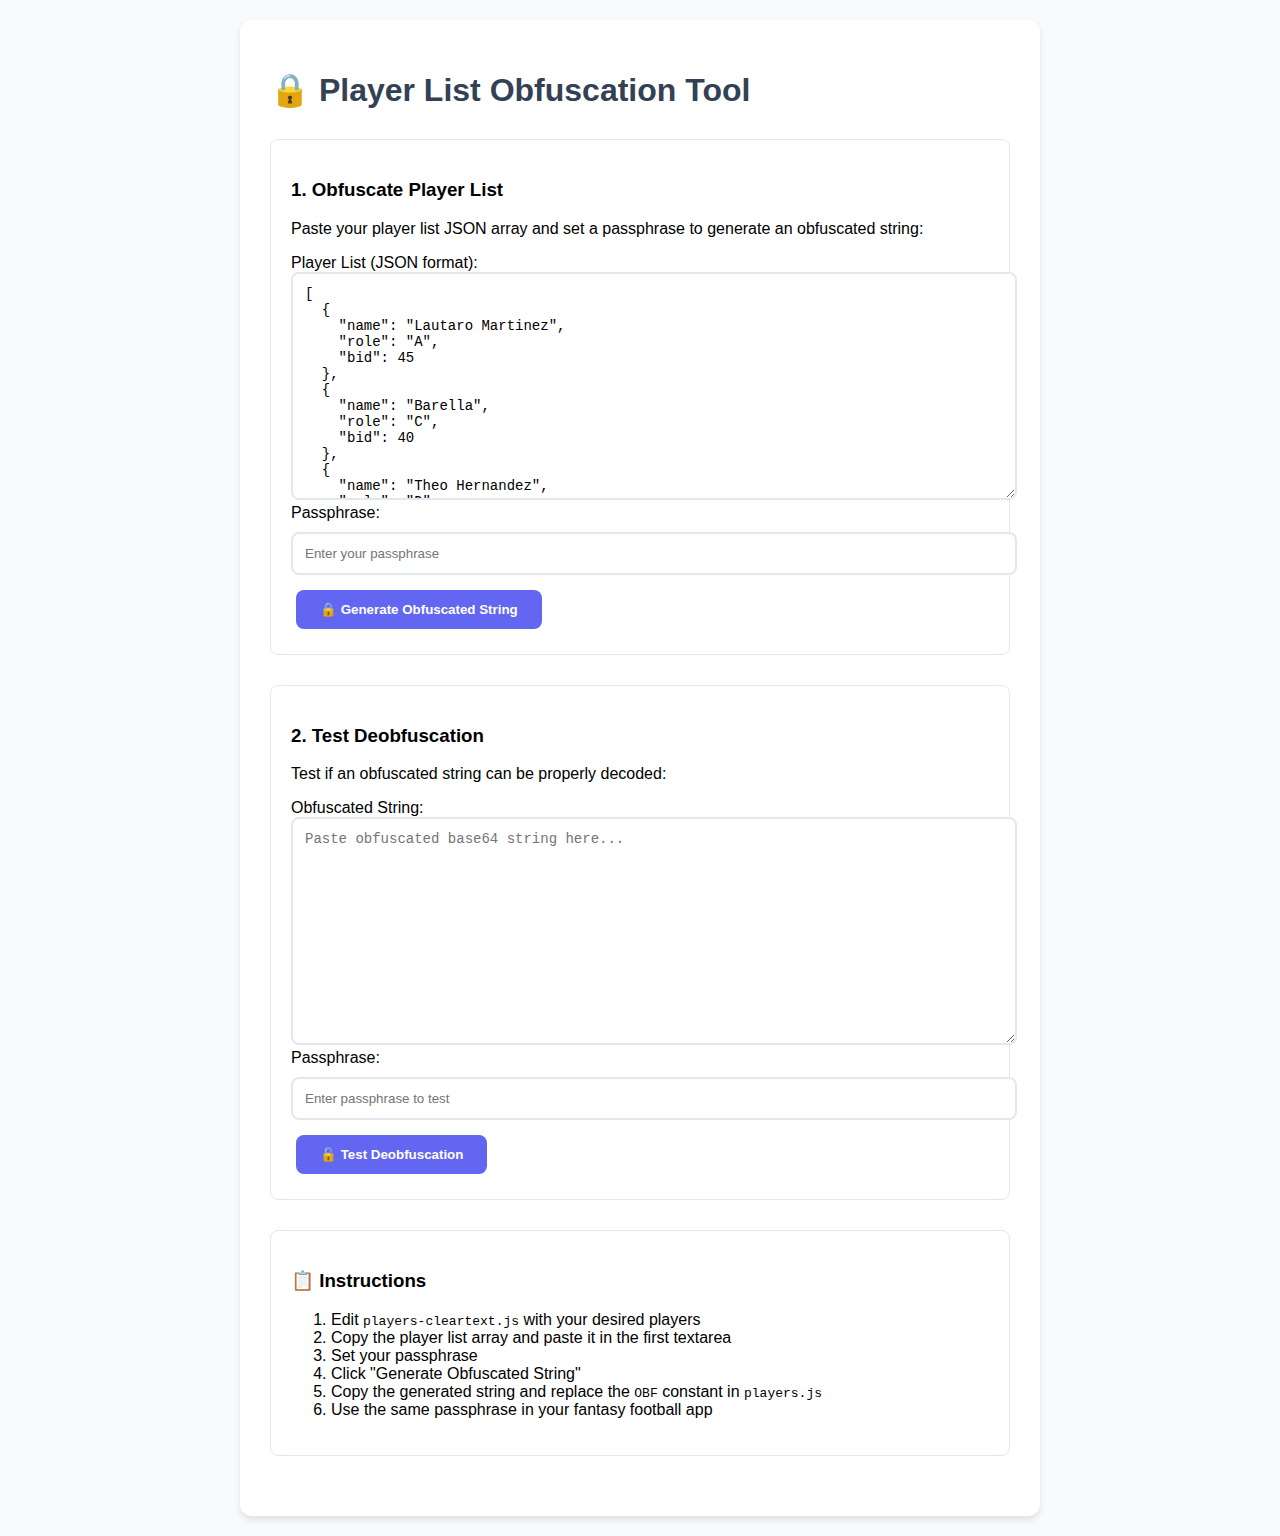
<file: obfuscation-tool.html>
<!DOCTYPE html>
<html lang="it">

<head>
    <meta charset="UTF-8">
    <meta name="viewport" content="width=device-width, initial-scale=1.0">
    <title>Player List Obfuscation Tool</title>
    <style>
        body {
            font-family: 'Inter', sans-serif;
            max-width: 800px;
            margin: 0 auto;
            padding: 20px;
            background: #f8fafc;
        }

        .container {
            background: white;
            padding: 30px;
            border-radius: 12px;
            box-shadow: 0 4px 6px rgba(0, 0, 0, 0.1);
        }

        h1 {
            color: #334155;
        }

        textarea {
            width: 100%;
            height: 200px;
            padding: 12px;
            border: 2px solid #e2e8f0;
            border-radius: 8px;
            font-family: monospace;
            font-size: 14px;
        }

        input[type="password"] {
            width: 100%;
            padding: 12px;
            border: 2px solid #e2e8f0;
            border-radius: 8px;
            margin: 10px 0;
        }

        button {
            background: #6366f1;
            color: white;
            border: none;
            padding: 12px 24px;
            border-radius: 8px;
            cursor: pointer;
            margin: 5px;
            font-weight: 600;
        }

        button:hover {
            background: #4338ca;
        }

        .output {
            background: #f1f5f9;
            padding: 15px;
            border-radius: 8px;
            margin-top: 15px;
            white-space: pre-wrap;
            font-family: monospace;
            font-size: 12px;
        }

        .section {
            margin: 30px 0;
            padding: 20px;
            border: 1px solid #e2e8f0;
            border-radius: 8px;
        }
    </style>
</head>

<body>
    <div class="container">
        <h1>🔒 Player List Obfuscation Tool</h1>

        <div class="section">
            <h3>1. Obfuscate Player List</h3>
            <p>Paste your player list JSON array and set a passphrase to generate an obfuscated string:</p>

            <label>Player List (JSON format):</label>
            <textarea id="playerListInput"
                placeholder='[{"name": "Player Name", "role": "A", "bid": 30}, ...]'></textarea>

            <label>Passphrase:</label>
            <input type="password" id="passphraseInput" placeholder="Enter your passphrase">

            <button onclick="obfuscateList()">🔒 Generate Obfuscated String</button>

            <div id="obfuscateOutput" class="output" style="display: none;"></div>
        </div>

        <div class="section">
            <h3>2. Test Deobfuscation</h3>
            <p>Test if an obfuscated string can be properly decoded:</p>

            <label>Obfuscated String:</label>
            <textarea id="obfuscatedInput" placeholder="Paste obfuscated base64 string here..."></textarea>

            <label>Passphrase:</label>
            <input type="password" id="testPassphrase" placeholder="Enter passphrase to test">

            <button onclick="testDeobfuscateList()">🔓 Test Deobfuscation</button>

            <div id="deobfuscateOutput" class="output" style="display: none;"></div>
        </div>

        <div class="section">
            <h3>📋 Instructions</h3>
            <ol>
                <li>Edit <code>players-cleartext.js</code> with your desired players</li>
                <li>Copy the player list array and paste it in the first textarea</li>
                <li>Set your passphrase</li>
                <li>Click "Generate Obfuscated String"</li>
                <li>Copy the generated string and replace the <code>OBF</code> constant in <code>players.js</code></li>
                <li>Use the same passphrase in your fantasy football app</li>
            </ol>
        </div>
    </div>

    <script src="obfuscation-utils.js"></script>
    <script>
        async function obfuscateList() {
            const playerListText = document.getElementById('playerListInput').value;
            const passphrase = document.getElementById('passphraseInput').value;
            const output = document.getElementById('obfuscateOutput');

            if (!playerListText || !passphrase) {
                alert('Please provide both player list and passphrase');
                return;
            }

            try {
                const playerList = JSON.parse(playerListText);
                const obfuscated = await generateObfuscatedString(playerList, passphrase);

                output.style.display = 'block';
                output.innerHTML = `✅ Obfuscation successful!\n\n📋 Copy this to your players.js file:\n\nconst OBF = "${obfuscated}";\n\n📊 Stats:\n- Players: ${playerList.length}\n- String length: ${obfuscated.length} characters`;

            } catch (error) {
                output.style.display = 'block';
                output.innerHTML = `❌ Error: ${error.message}`;
            }
        }

        async function testDeobfuscateList() {
            const obfuscatedText = document.getElementById('obfuscatedInput').value;
            const passphrase = document.getElementById('testPassphrase').value;
            const output = document.getElementById('deobfuscateOutput');

            if (!obfuscatedText || !passphrase) {
                alert('Please provide both obfuscated string and passphrase');
                return;
            }

            try {
                const playerList = await testDeobfuscation(obfuscatedText, passphrase);

                output.style.display = 'block';
                output.innerHTML = `✅ Deobfuscation successful!\n\n📊 Found ${playerList.length} players:\n\n${JSON.stringify(playerList, null, 2)}`;

            } catch (error) {
                output.style.display = 'block';
                output.innerHTML = `❌ Deobfuscation failed: ${error.message}`;
            }
        }

        // Load example data
        window.addEventListener('load', () => {
            const exampleData = [
                { "name": "Lautaro Martinez", "role": "A", "bid": 45 },
                { "name": "Barella", "role": "C", "bid": 40 },
                { "name": "Theo Hernandez", "role": "D", "bid": 35 }
            ];

            document.getElementById('playerListInput').value = JSON.stringify(exampleData, null, 2);
        });
    </script>
</body>

</html>
</file>
<file: style.css>
:root {
    font-family: system-ui, -apple-system, Segoe UI, Roboto, sans-serif;
}

body {
    margin: 24px;
}

h1 {
    margin-bottom: 8px;
}

.muted {
    color: #666;
    font-size: 13px;
}

.pill {
    display: inline-block;
    padding: 4px 8px;
    margin: 2px;
    background: #f1f1f1;
    color: #555;
    border-radius: 12px;
    font-size: 12px;
    border: 1px solid #ddd;
}

.row {
    display: flex;
    gap: 8px;
    align-items: center;
    margin-top: 8px;
    flex-wrap: wrap;
}

.card {
    border: 1px solid #ddd;
    border-radius: 10px;
    padding: 16px;
}

.grid {
    display: grid;
    gap: 16px;
    grid-template-columns: repeat(auto-fit, minmax(260px, 1fr));
}

.warn {
    color: #9a3412;
}

.ok {
    color: #166534;
}

.out {
    margin-top: 10px;
    padding: 10px 12px;
    background: #f6f6f6;
    border-radius: 8px;
    min-height: 40px;
    white-space: pre-wrap;
}

label {
    font-size: 14px;
    display: block;
    margin-bottom: 6px;
    color: #333;
}

input[type=text],
input[type=password],
input[type=number] {
    width: 100%;
    padding: 10px 12px;
    border: 1px solid #ccc;
    border-radius: 8px;
}

button {
    padding: 10px 14px;
    border: 1px solid #222;
    border-radius: 8px;
    background: #111;
    color: #fff;
    cursor: pointer;
}

button.secondary {
    background: #fff;
    color: #111;
}

button:disabled {
    opacity: .6;
    cursor: not-allowed;
}

.layout {
    display: grid;
    gap: 16px;
    grid-template-columns: 1fr;
}

@media (min-width:980px) {
    .layout {
        grid-template-columns: 1fr 340px;
        align-items: start;
    }

    .sidebar {
        position: sticky;
        top: 12px;
    }
}

ul.list {
    list-style: none;
    padding-left: 0;
    margin: 8px 0 0;
}

ul.list li {
    padding: 6px 8px;
    border-bottom: 1px dashed #ddd;
}

.flash-add {
    animation: flashAdd 1.4s ease-out;
}

@keyframes flashAdd {
    0% {
        background: #ffeaa7;
    }

    60% {
        background: #fff;
    }

    100% {
        background: transparent;
    }
}
</file>
